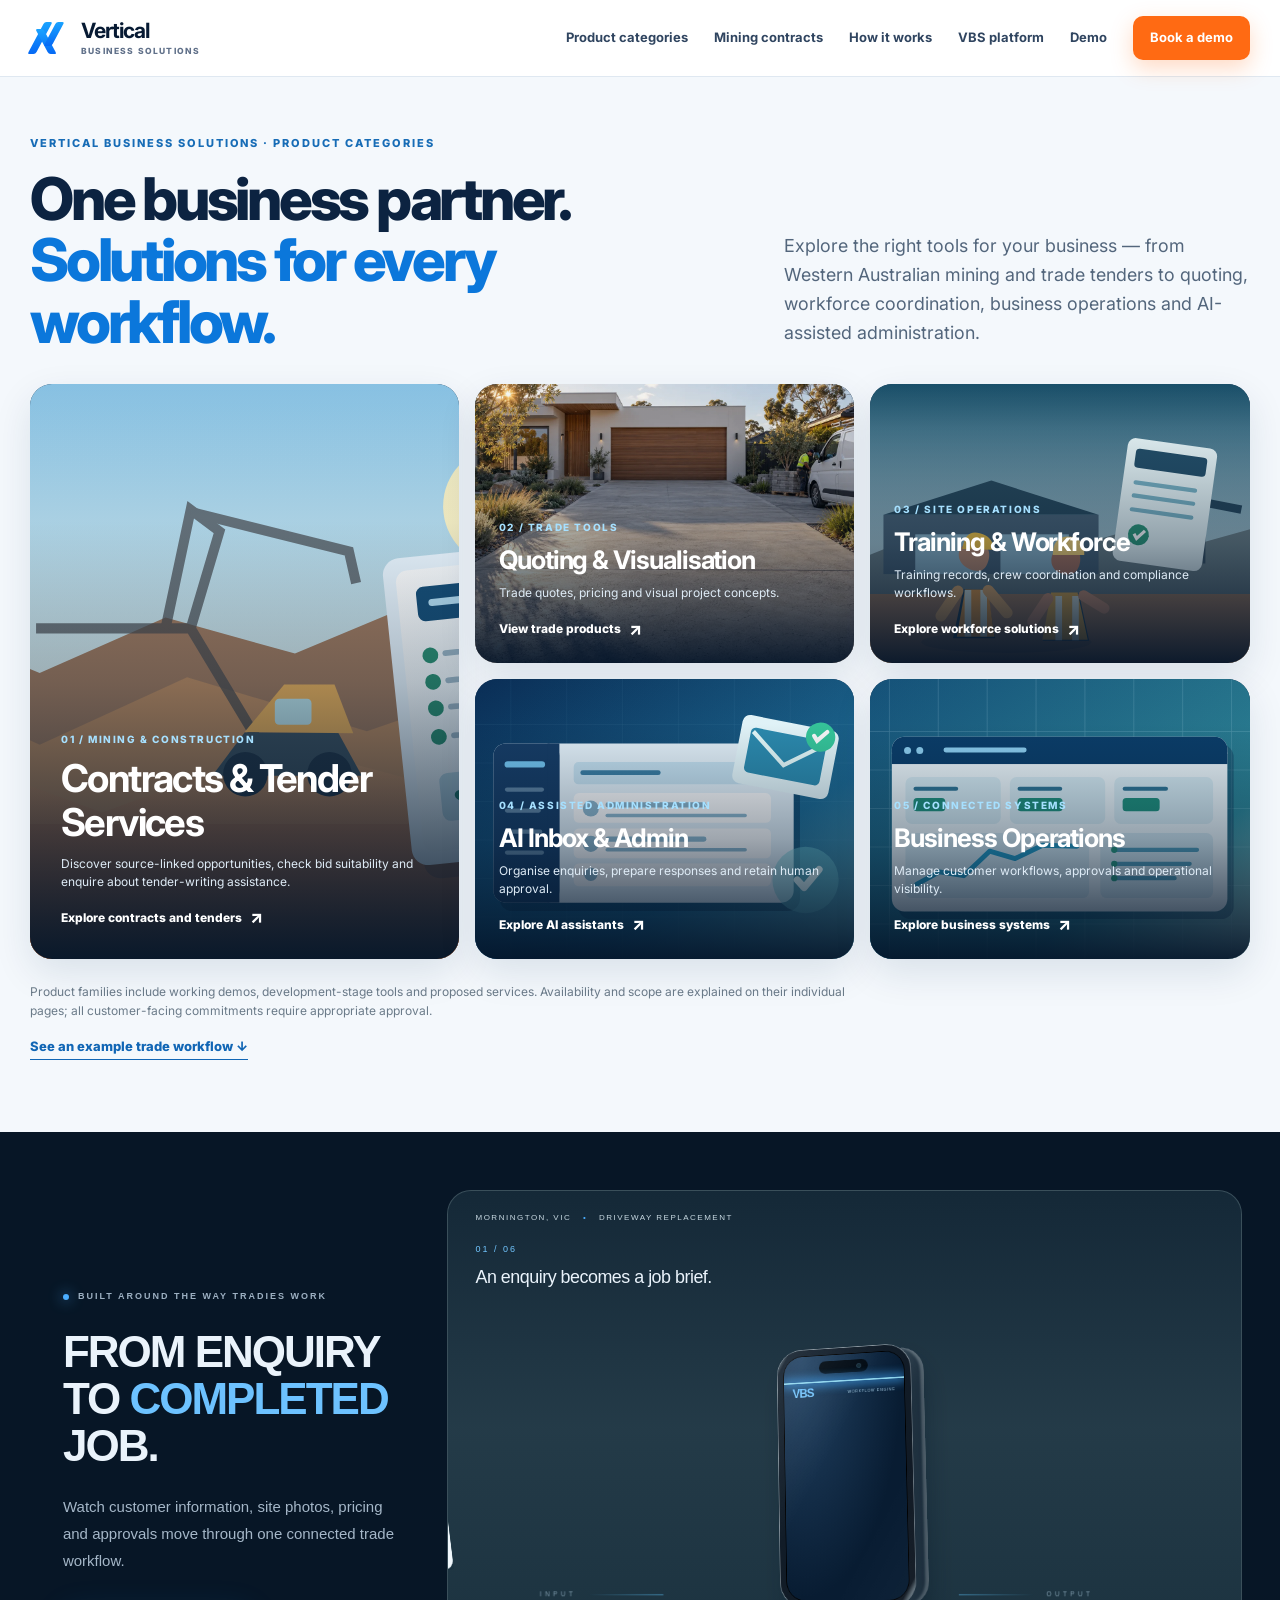
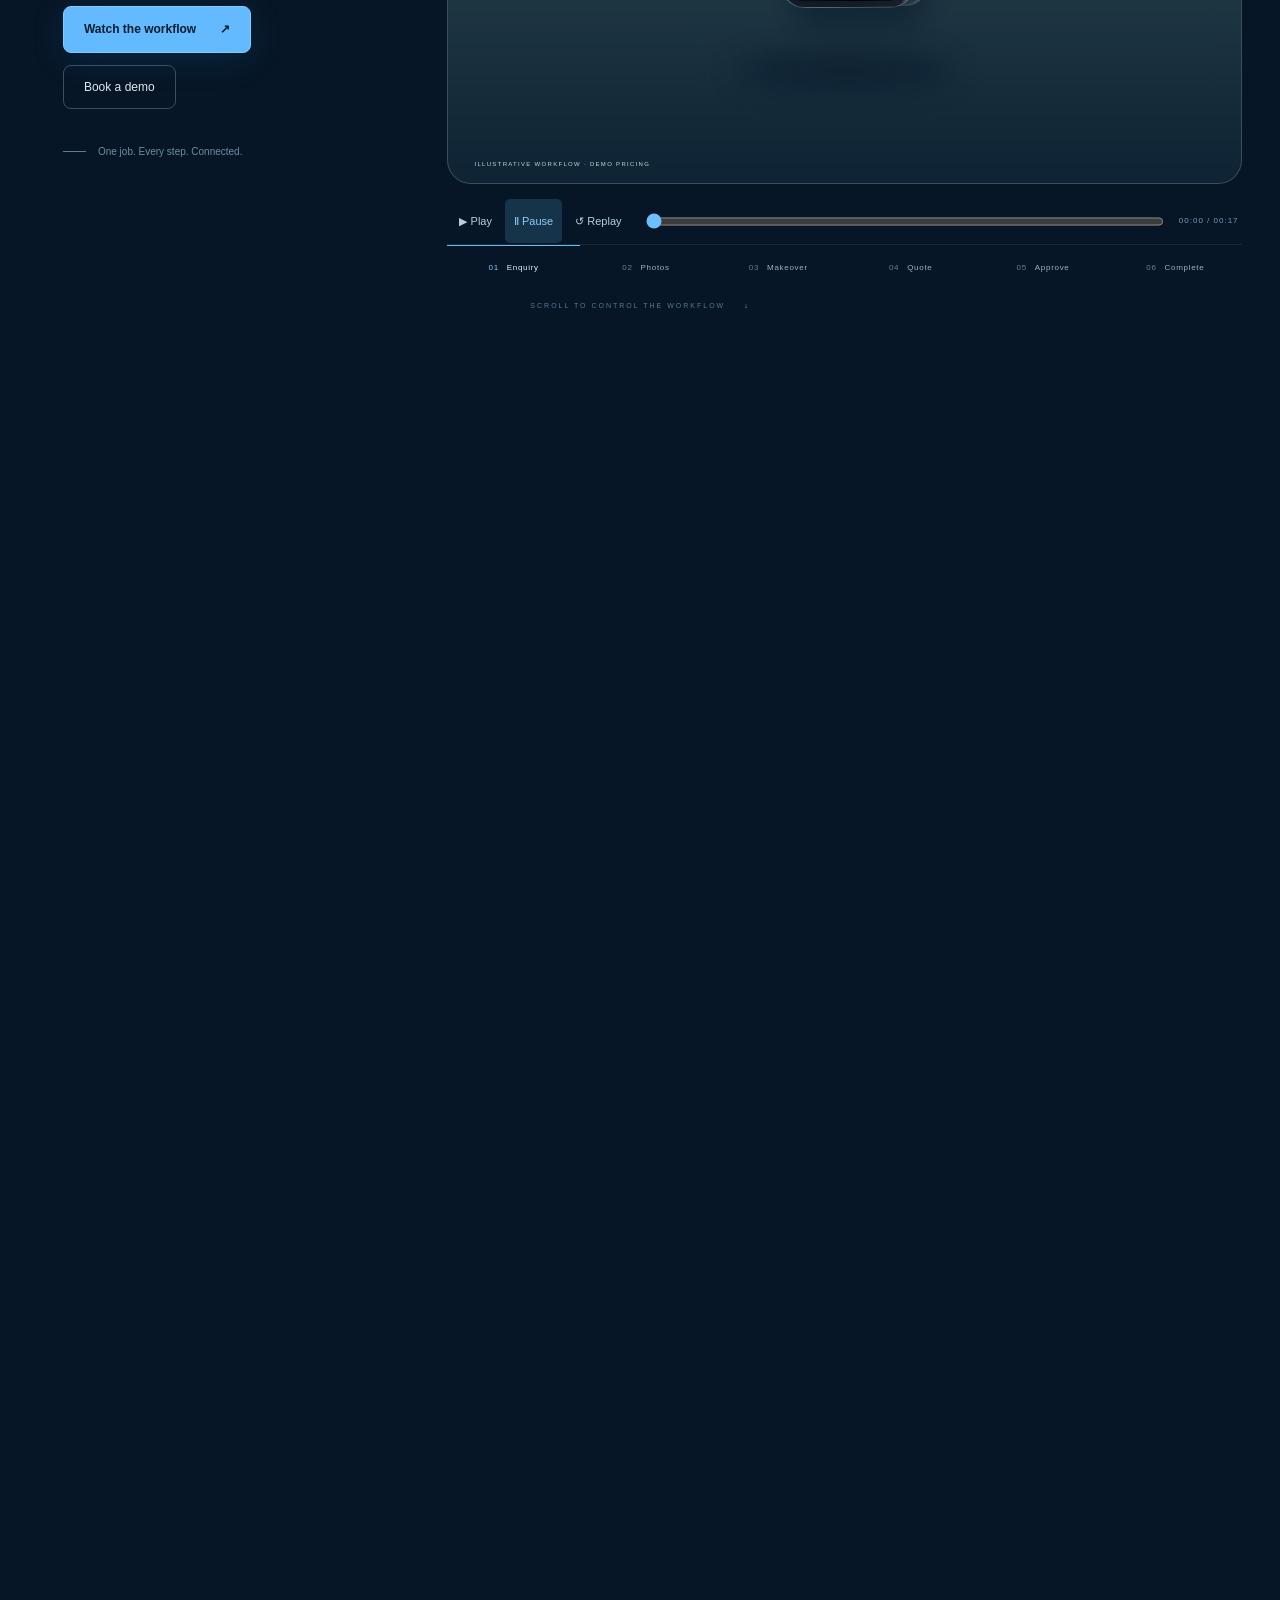
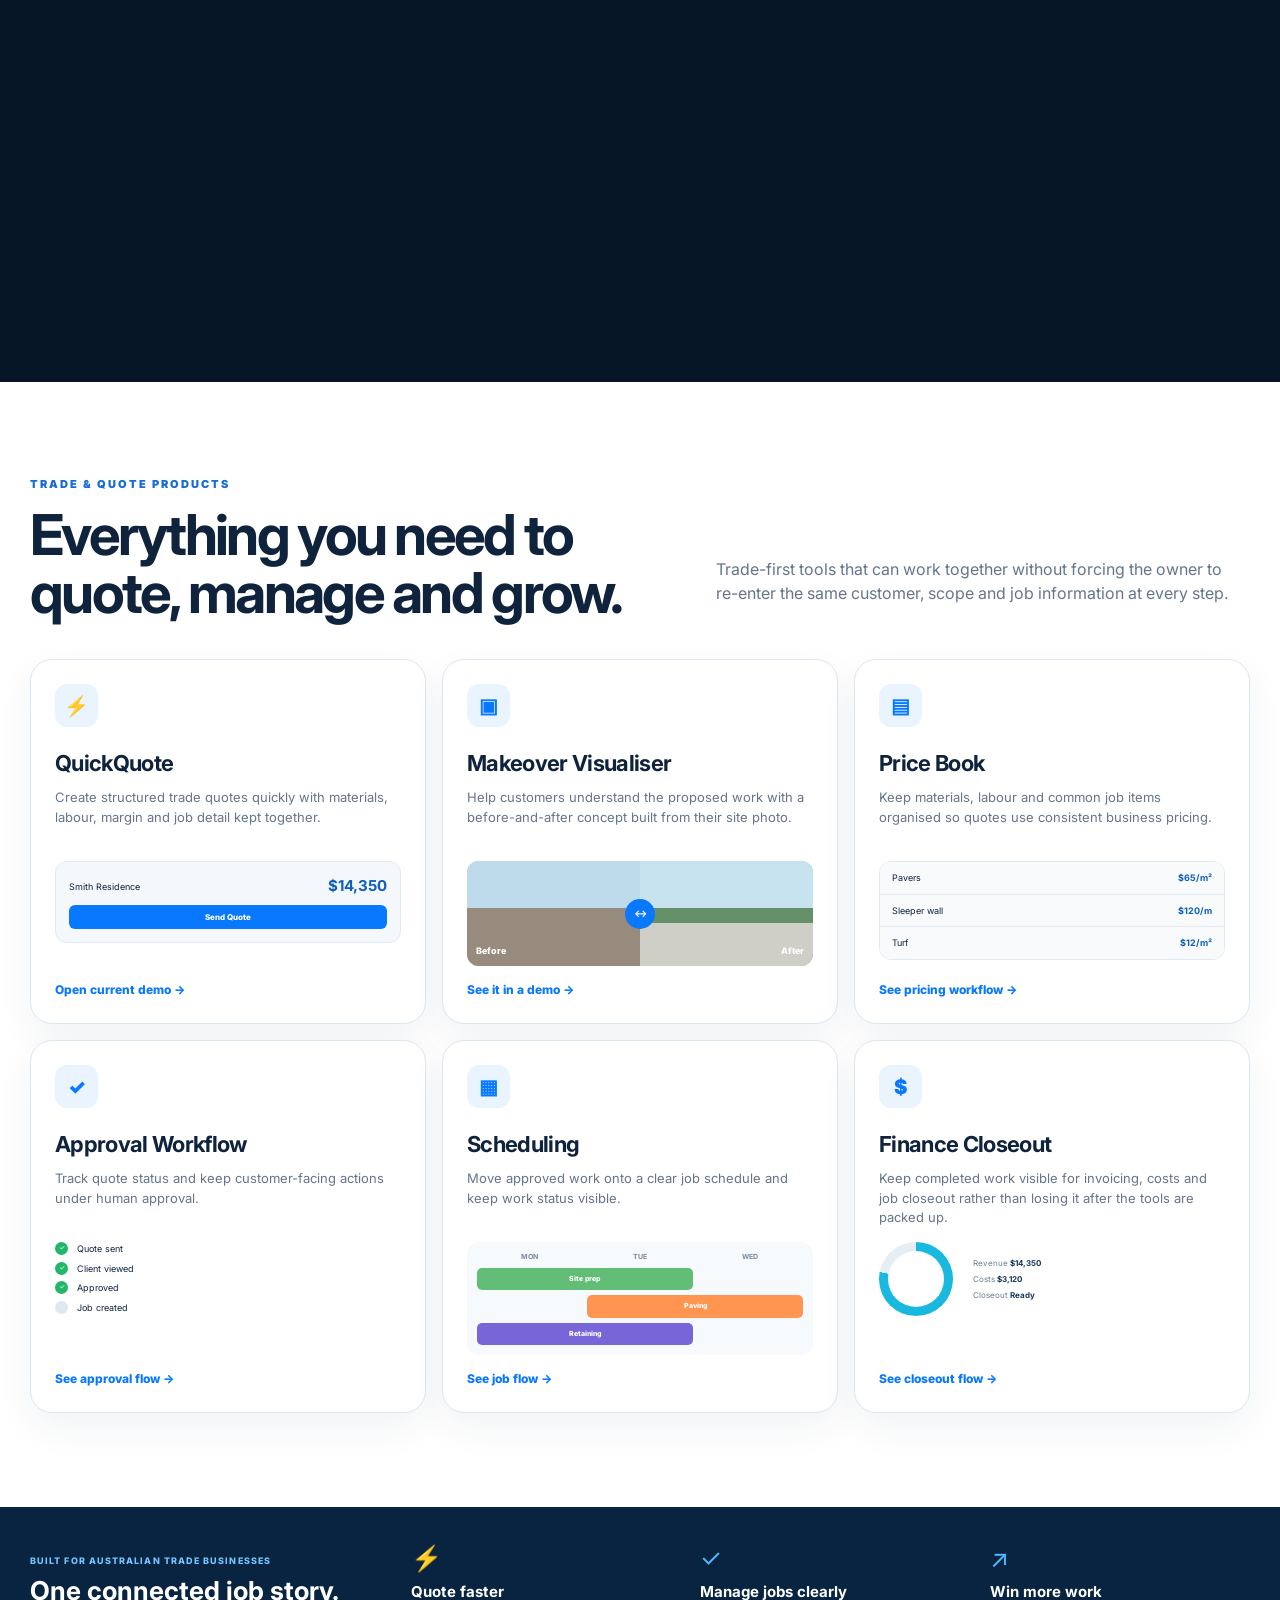
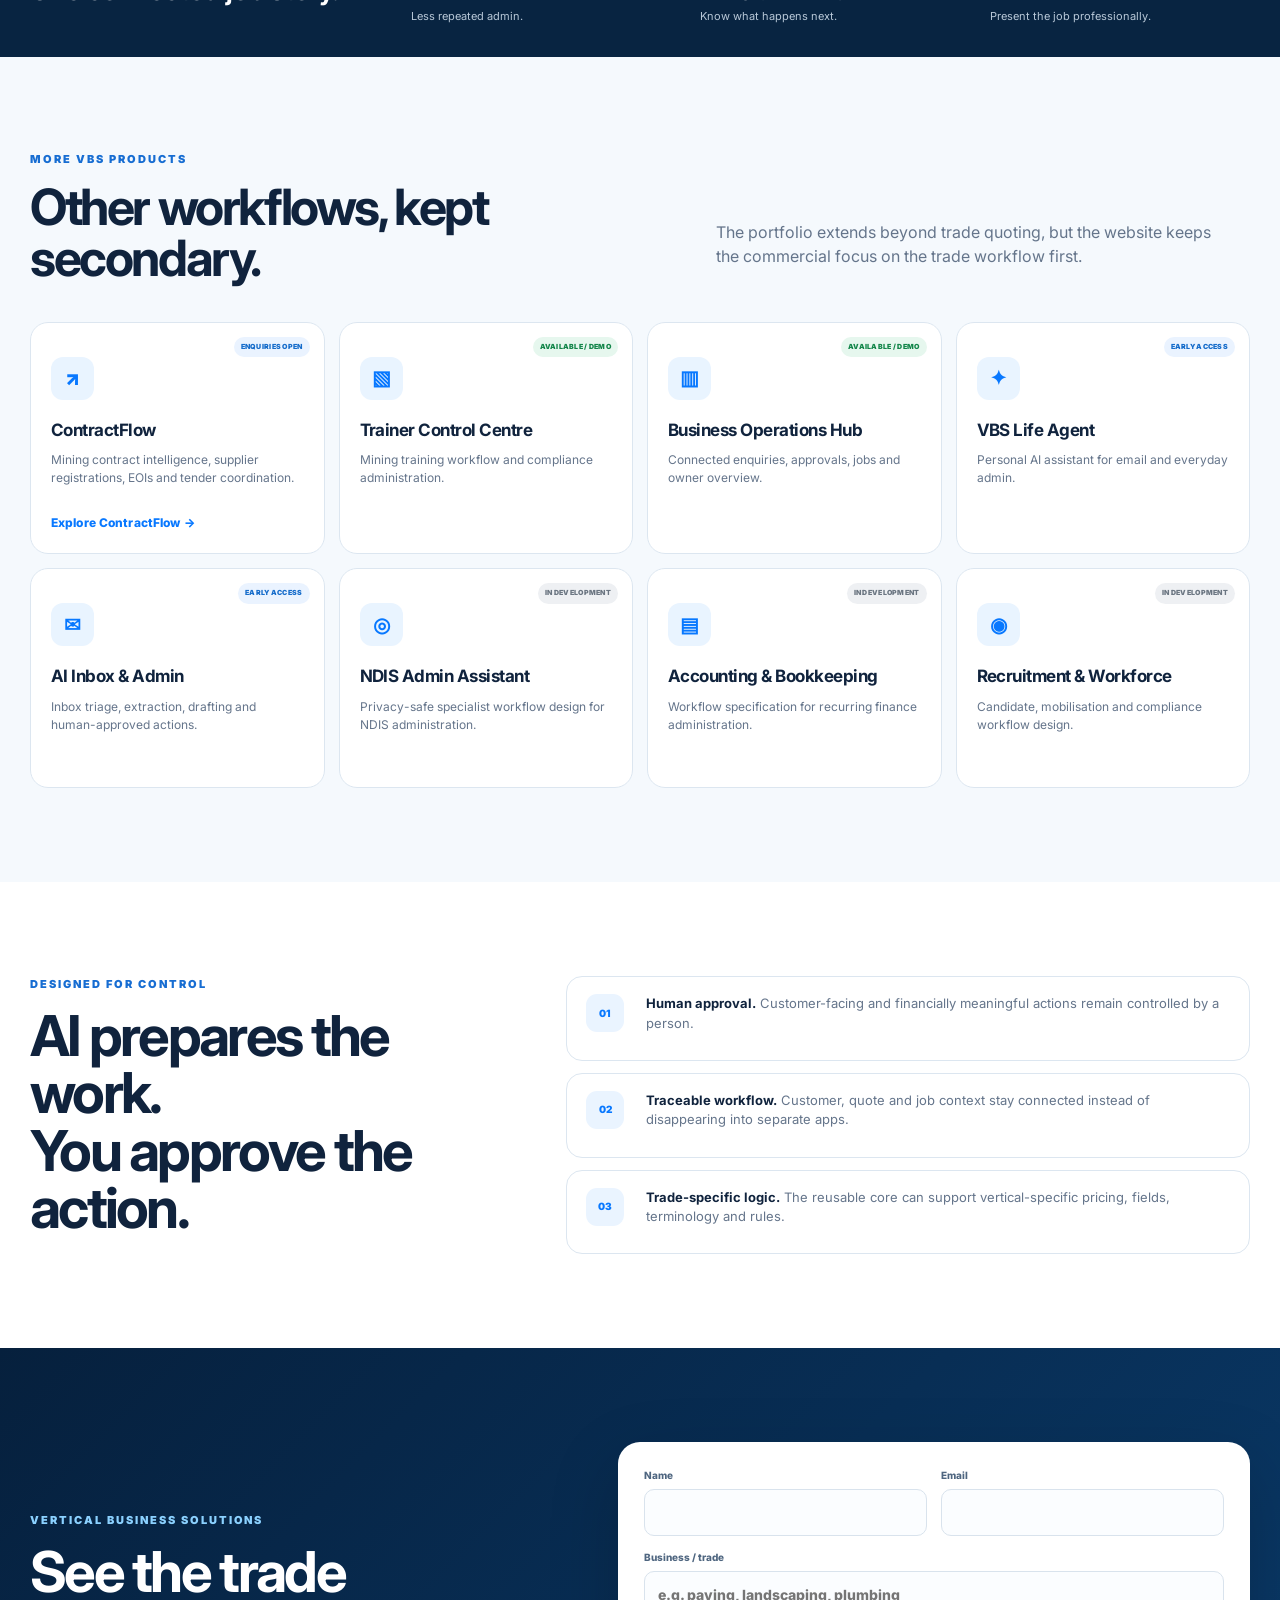
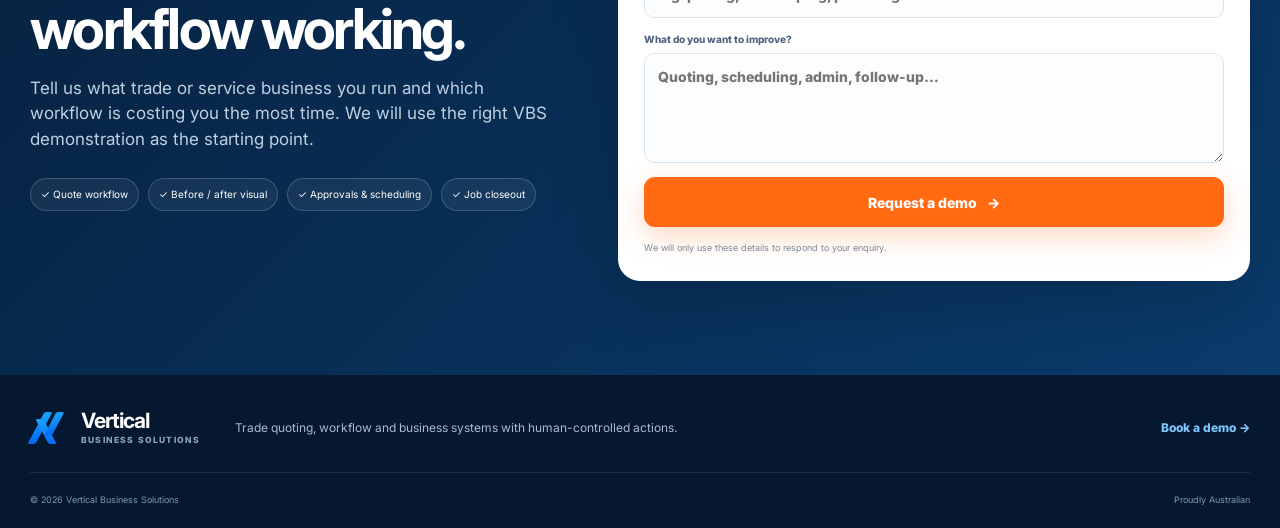
<file: index.html>
<!doctype html>
<html lang="en-AU">
<head>
  <meta charset="utf-8" />
  <meta name="viewport" content="width=device-width, initial-scale=1, viewport-fit=cover" />
  <meta name="theme-color" content="#071a33" />
  <meta name="description" content="Vertical Business Solutions offers product families for mining and trade tenders, quoting, training, workforce coordination, business operations and AI-assisted administration." />
  <title>Vertical Business Solutions | Products for Trades & Business Operations</title>
  <link rel="preconnect" href="https://fonts.googleapis.com" />
  <link rel="preconnect" href="https://fonts.gstatic.com" crossorigin />
  <link href="https://fonts.googleapis.com/css2?family=Inter:wght@400;500;600;700;800;900&display=swap" rel="stylesheet" />
  <link rel="stylesheet" href="styles.css" />
  <link rel="stylesheet" href="assets/hero/hero.css" />
  <link rel="stylesheet" href="assets/category-hero/categories.css" />
</head>
<body>
  <header class="site-header">
    <div class="wrap nav-wrap">
      <a class="brand" href="#top" aria-label="Vertical Business Solutions home">
        <span class="brand-mark" aria-hidden="true"><span></span><span></span></span>
        <span class="brand-copy"><strong>Vertical</strong><small>Business Solutions</small></span>
      </a>
      <button class="menu-button" type="button" aria-expanded="false" aria-controls="site-nav"><span></span><span></span><span></span><b class="sr-only">Menu</b></button>
      <nav id="site-nav" class="site-nav" aria-label="Primary navigation">
        <a href="#categories">Product categories</a>
        <a href="/contractflow/">Mining contracts</a>
        <a href="#workflow">How it works</a>
        <a href="#platform">VBS platform</a>
        <a href="#demo">Demo</a>
        <a class="nav-cta" href="#demo">Book a demo</a>
      </nav>
    </div>
  </header>

  <main id="top">
    <!-- Concept only: category imagery is the primary VBS homepage hero. Existing workflow retained below. -->
    <section class="vbs-category-hero" id="categories" aria-labelledby="vbs-categories-title">
      <div class="wrap">
        <div class="vbs-category-header">
          <div>
            <p class="vbs-category-eyebrow">Vertical Business Solutions · Product categories</p>
            <h1 id="vbs-categories-title">One business partner.<br><em>Solutions for every workflow.</em></h1>
          </div>
          <p class="vbs-category-intro">Explore the right tools for your business — from Western Australian mining and trade tenders to quoting, workforce coordination, business operations and AI-assisted administration.</p>
        </div>
        <div class="vbs-category-grid" aria-label="Explore VBS product categories">
          <a class="vbs-category-card vbs-category-card--feature" href="/contractflow/">
            <img class="vbs-category-art" src="assets/category-hero/contracts-mining.svg" alt="" width="1200" height="800" decoding="async" fetchpriority="high">
            <div class="vbs-category-card-copy">
              <span class="vbs-category-card-kicker">01 / Mining &amp; construction</span>
              <h2>Contracts &amp; Tender Services</h2>
              <p>Discover source-linked opportunities, check bid suitability and enquire about tender-writing assistance.</p>
              <span class="vbs-category-card-arrow">Explore contracts and tenders</span>
            </div>
          </a>
          <a class="vbs-category-card" href="#products">
            <img class="vbs-category-art" src="assets/hero/driveway.webp" alt="" width="1536" height="864" decoding="async">
            <div class="vbs-category-card-copy">
              <span class="vbs-category-card-kicker">02 / Trade tools</span>
              <h2>Quoting &amp; Visualisation</h2>
              <p>Trade quotes, pricing and visual project concepts.</p>
              <span class="vbs-category-card-arrow">View trade products</span>
            </div>
          </a>
          <a class="vbs-category-card" href="#platform">
            <img class="vbs-category-art" src="assets/category-hero/training-workforce.svg" alt="" width="1200" height="800" decoding="async">
            <div class="vbs-category-card-copy">
              <span class="vbs-category-card-kicker">03 / Site operations</span>
              <h2>Training &amp; Workforce</h2>
              <p>Training records, crew coordination and compliance workflows.</p>
              <span class="vbs-category-card-arrow">Explore workforce solutions</span>
            </div>
          </a>
          <a class="vbs-category-card" href="#platform">
            <img class="vbs-category-art" src="assets/category-hero/ai-inbox.svg" alt="" width="1200" height="800" decoding="async">
            <div class="vbs-category-card-copy">
              <span class="vbs-category-card-kicker">04 / Assisted administration</span>
              <h2>AI Inbox &amp; Admin</h2>
              <p>Organise enquiries, prepare responses and retain human approval.</p>
              <span class="vbs-category-card-arrow">Explore AI assistants</span>
            </div>
          </a>
          <a class="vbs-category-card" href="#platform">
            <img class="vbs-category-art" src="assets/category-hero/business-operations.svg" alt="" width="1200" height="800" decoding="async">
            <div class="vbs-category-card-copy">
              <span class="vbs-category-card-kicker">05 / Connected systems</span>
              <h2>Business Operations</h2>
              <p>Manage customer workflows, approvals and operational visibility.</p>
              <span class="vbs-category-card-arrow">Explore business systems</span>
            </div>
          </a>
        </div>
        <p class="vbs-category-footnote">Product families include working demos, development-stage tools and proposed services. Availability and scope are explained on their individual pages; all customer-facing commitments require appropriate approval.</p>
        <a class="vbs-category-jump" href="#workflow">See an example trade workflow ↓</a>
      </div>
    </section>
    <section class="vbs-hero vbs-scroll-track vbs-static" id="workflow" aria-labelledby="vbs-hero-title">
 <div class="vbs-sticky-hero">
  <div class="vbs-hero-layout">
   <div class="vbs-hero-copy">
    <p class="vbs-eyebrow"><span></span> BUILT AROUND THE WAY TRADIES WORK</p>
    <h2 id="vbs-hero-title">FROM ENQUIRY<br> TO <em>COMPLETED</em><br> JOB.</h2>
    <p class="vbs-intro">Watch customer information, site photos, pricing and approvals move through one connected trade workflow.</p>
    <div class="vbs-hero-actions"><button type="button" id="vbs-watch" class="vbs-primary" disabled>Watch the workflow <span>↗</span></button><a id="vbs-hero-demo" class="vbs-secondary" href="#demo">Book a demo</a></div>
    <div class="vbs-copy-footer"><span class="vbs-small-line"></span><span>One job. Every step. Connected.</span></div>
   </div>
   <div class="vbs-visual-column">
    <div class="vbs-scene" id="vbs-scene" aria-label="Animated trade workflow in one persistent residential driveway scene">
     <picture class="vbs-background"><source media="(max-width: 700px)" srcset="assets/hero/driveway-mobile.webp"><img src="assets/hero/driveway.webp" alt="Modern Australian house, driveway, landscaping and a VBS trade van in warm sunlight" fetchpriority="high" width="1536" height="864" decoding="async"></picture>
     <div class="vbs-scene-shade"></div>
     <svg class="vbs-finished-driveway" viewBox="0 0 1536 864" preserveAspectRatio="xMidYMid slice" aria-hidden="true"><defs><pattern id="vbs-finished-pavers" width="48" height="25" patternUnits="userSpaceOnUse" patternTransform="skewX(-16)"><rect width="48" height="25" fill="#aaafa9"/><path d="M0 0H48V25H0Z M24 0V12.5M0 12.5H48M12 12.5V25M36 12.5V25" fill="none" stroke="#707a78" stroke-width="1.6"/></pattern></defs><path id="vbs-driveway-finish" fill="url(#vbs-finished-pavers)" d="M592 299L960 299L1780 864L-220 864Z"/><path id="vbs-finish-edge" fill="none" stroke="#c5c9c1" stroke-width="8" d="M592 299L-220 864M960 299L1780 864"/></svg>
     <div class="vbs-location-label">MORNINGTON, VIC <span>•</span> DRIVEWAY REPLACEMENT</div>
     <div class="vbs-scene-heading"><span id="vbs-stage-number">01 / 06</span><strong id="vbs-stage-title">An enquiry becomes a job brief.</strong></div>
     <div class="vbs-world" id="vbs-world" aria-hidden="true">
      <div class="vbs-flow-guide vbs-guide-in"><span>INPUT</span><i></i></div><div class="vbs-flow-guide vbs-guide-out"><i></i><span>OUTPUT</span></div>
      <div class="vbs-beam vbs-beam-in"></div><div class="vbs-beam vbs-beam-out"></div>
      <div class="vbs-ground-shadow"></div>
      <div class="vbs-phone vbs-object" id="vbs-phone">
       <div class="vbs-phone-side"></div><div class="vbs-phone-shell"><div class="vbs-phone-gloss"></div><div class="vbs-phone-screen">
        <div class="vbs-phone-island"></div><div class="vbs-screen-brand"><span>VBS</span><i>WORKFLOW ENGINE</i></div>
        <div class="vbs-screen-pane" id="vbs-screen-enquiry"><small>ENQUIRY INTAKE</small><h3>Job brief</h3><div class="vbs-data-row">Sarah Thompson</div><div class="vbs-data-row">Mornington VIC</div><div class="vbs-data-row">Driveway replacement</div><div class="vbs-data-row"><b>42 m²</b><span>3 photos</span></div><div class="vbs-screen-status">Ready for quote →</div></div>
        <div class="vbs-screen-pane" id="vbs-screen-photos"><small>SITE ASSESSMENT</small><h3>Read the site.</h3><div class="vbs-screen-photo"><div class="vbs-photo-grid"></div><div class="vbs-screen-scan"></div><span class="vbs-measure">42 m²</span></div><div class="vbs-data-row">Surface identified</div><div class="vbs-data-row">Edges mapped ✓</div></div>
        <div class="vbs-screen-pane" id="vbs-screen-makeover"><small>MAKEOVER VISUALISER</small><h3>See the finish.</h3><div class="vbs-mini-tile-grid"></div><div class="vbs-screen-status">Customer visual ready</div></div>
        <div class="vbs-screen-pane" id="vbs-screen-quote"><small>PRICE BOOK → QUOTE</small><h3>Every part priced.</h3><div class="vbs-quote-line">Pavers <b>$6,120</b></div><div class="vbs-quote-line">Bedding sand <b>$680</b></div><div class="vbs-quote-line">Roadbase <b>$1,950</b></div><div class="vbs-quote-line">Edging <b>$1,200</b></div><div class="vbs-quote-line">Labour <b>$3,200</b></div><div class="vbs-quote-line">Equipment <b>$1,200</b></div><div class="vbs-screen-total">$14,350</div><small class="vbs-demo-values">DEMO VALUES ONLY</small></div>
        <div class="vbs-screen-pane" id="vbs-screen-approval"><small>APPROVAL WORKFLOW</small><h3>Customer review</h3><div class="vbs-approval-total">$14,350</div><div class="vbs-approve-button">APPROVE QUOTE <span>✓</span></div><div class="vbs-tap-ring"></div><div class="vbs-approved-stamp">APPROVED ✓</div><div class="vbs-job-created">JOB CREATED</div></div>
        <div class="vbs-screen-pane" id="vbs-screen-complete"><small>FINANCE CLOSEOUT</small><div class="vbs-complete-check">✓</div><h3>Job complete.</h3><div class="vbs-data-row">Customer approved ✓</div><div class="vbs-data-row">Invoice ready ✓</div><div class="vbs-screen-status">Ready for the next job</div></div>
        <div class="vbs-portal-scan"></div>
       </div></div><div class="vbs-phone-portal"></div>
      </div>
      <article class="vbs-float-card vbs-object vbs-raw" id="vbs-enquiry"><div class="vbs-card-icon">✉</div><small>NEW ENQUIRY</small><h3>Sarah Thompson</h3><p>Mornington, VIC</p><div class="vbs-raw-message">“We’d like to replace<br>our old driveway…”</div><div class="vbs-loose-chips"><span>42 m² driveway</span><span>3 site photos ↗</span></div></article>
      <div class="vbs-chip vbs-object vbs-loose" id="vbs-chip-name">Sarah Thompson</div><div class="vbs-chip vbs-object vbs-loose" id="vbs-chip-area">42 m²</div><div class="vbs-chip vbs-object vbs-loose" id="vbs-chip-location">Mornington VIC</div>
      <article class="vbs-float-card vbs-object" id="vbs-brief"><small>STRUCTURED JOB BRIEF</small><h3>Driveway replacement</h3><dl><dt>CUSTOMER</dt><dd>Sarah Thompson</dd><dt>AREA / LOCATION</dt><dd>42 m² · Mornington VIC</dd></dl><div class="vbs-card-status">Ready for quote →</div></article>
      <div class="vbs-site-photo vbs-object" id="vbs-photo1"><div class="vbs-photo-surface"></div><span>01 / EXISTING DRIVEWAY</span></div><div class="vbs-site-photo vbs-object" id="vbs-photo2"><div class="vbs-photo-surface vbs-crop2"></div><span>02 / ACCESS & EDGES</span></div><div class="vbs-site-photo vbs-object" id="vbs-photo3"><div class="vbs-photo-surface vbs-crop3"></div><span>03 / SITE DETAIL</span></div>
      <article class="vbs-float-card vbs-object vbs-compact" id="vbs-assessment"><small>SITE ASSESSMENT</small><h3>42 m² mapped.</h3><p>Surface · edges · access</p><div class="vbs-card-status">Ready to visualise →</div></article>
      <div class="vbs-site-model vbs-object" id="vbs-model">
       <div class="vbs-model-caption"><span>EXISTING SURFACE</span><b id="vbs-model-label">→ PROPOSED FINISH</b></div>
       <div class="vbs-model-stack"><div class="vbs-material-plane vbs-base-plane" id="vbs-base-plane"></div><div class="vbs-material-plane vbs-sand-plane" id="vbs-sand-plane"></div><div class="vbs-material-plane vbs-old-plane" id="vbs-old-plane"><div class="vbs-old-grid"></div></div><div class="vbs-material-plane vbs-paver-plane" id="vbs-paver-plane"></div><div class="vbs-material-plane vbs-edging-plane" id="vbs-edging-plane"></div><div class="vbs-scan-plane" id="vbs-scan-plane"></div><div class="vbs-fragments" id="vbs-fragments"></div></div>
       <div class="vbs-compare-label"><span>BEFORE</span><i></i><span>PROPOSED</span></div>
      </div>
      <article class="vbs-float-card vbs-object vbs-compact" id="vbs-concept"><small>VISUAL CONCEPT</small><h3>Before → proposed.</h3><div class="vbs-concept-swatch"></div><div class="vbs-card-status">Customer visual ready →</div></article>
      <div class="vbs-material-tag vbs-object" id="vbs-tag-pavers"><span>01</span><div>PAVERS<small>60 m²</small></div><b>$6,120</b></div><div class="vbs-material-tag vbs-object" id="vbs-tag-sand"><span>02</span><div>BEDDING SAND<small>4.5 m³</small></div><b>$680</b></div><div class="vbs-material-tag vbs-object" id="vbs-tag-base"><span>03</span><div>ROADBASE<small>6 m³</small></div><b>$1,950</b></div><div class="vbs-material-tag vbs-object" id="vbs-tag-edging"><span>04</span><div>EDGING<small>45 m</small></div><b>$1,200</b></div><div class="vbs-material-tag vbs-object" id="vbs-tag-labour"><span>05</span><div>LABOUR<small>32 hrs</small></div><b>$3,200</b></div><div class="vbs-material-tag vbs-object" id="vbs-tag-equipment"><span>06</span><div>EQUIPMENT<small>2 days</small></div><b>$1,200</b></div>
      <div class="vbs-worker-icon vbs-object" id="vbs-worker-icon"><svg viewBox="0 0 90 110"><path d="M29 29Q27 7 45 7T61 29" fill="#f0ad51"/><circle cx="45" cy="37" r="14" fill="#d1b39c"/><path d="M18 86V62L35 53H55L72 62V86Z" fill="#fbac39"/><path d="M30 56V86M59 56V86" stroke="#f0f8ee" stroke-width="7"/><path d="M32 87V109M58 87V109" stroke="#233f52" stroke-width="13"/></svg></div>
      <div class="vbs-equipment-icon vbs-object" id="vbs-equipment-icon"><svg viewBox="0 0 100 90"><path d="M21 17L48 5 63 36" fill="none" stroke="#c8d5d7" stroke-width="7"/><path d="M22 37H74L85 66H15Z" fill="#e8a252"/><path d="M10 71H88L94 82H8Z" fill="#718594"/><rect x="37" y="25" width="25" height="22" rx="4" fill="#1d3b50"/></svg></div>
      <article class="vbs-float-card vbs-object vbs-quote-card" id="vbs-quote"><div class="vbs-quote-brand">VBS <span>QUICKQUOTE</span></div><small>TRADE QUOTE / DEMONSTRATION</small><h3>Driveway replacement</h3><p>Prepared for Sarah Thompson</p><div class="vbs-quote-amount">$14,350<small>AUD · DEMO TOTAL</small></div><div class="vbs-quote-cta">VIEW / APPROVE QUOTE ↗</div></article>
      <article class="vbs-float-card vbs-object vbs-job-card" id="vbs-job"><small>JOB CREATED ✓</small><h3>Driveway installation</h3><p>Sarah Thompson · Crew A</p><div class="vbs-card-status">Ready to schedule →</div></article>
      <div class="vbs-calendar vbs-object" id="vbs-calendar"><small>SCHEDULING</small><header><b>TUESDAY</b><span>CREW A</span></header><div class="vbs-calendar-lines"><span>07:00</span><i></i><span>08:00</span><i></i><span>09:00</span><i></i></div><div class="vbs-calendar-slot"><b>Driveway installation</b><span>Sarah Thompson · Crew A</span><strong>SCHEDULED ✓</strong></div></div>
      <div class="vbs-job-progress vbs-object" id="vbs-job-progress"><small>ON SITE → COMPLETE</small><div class="vbs-progress-line"><i></i></div><div class="vbs-progress-steps"><span>Site prep</span><span>Base</span><span>Paving</span><span>Finishing</span><span>Complete</span></div></div>
      <div class="vbs-outcome vbs-object" id="vbs-outcome-invoice"><span>✓</span><div>Invoice ready<small>FINANCE CLOSEOUT</small></div></div><div class="vbs-outcome vbs-object" id="vbs-outcome-customer"><span>✓</span><div>Customer approved<small>JOB CLOSED</small></div></div><div class="vbs-outcome vbs-object" id="vbs-outcome-revenue"><span>↗</span><div>Revenue / margin<small>READY FOR NEXT JOB</small></div></div>
      <div class="vbs-particles" id="vbs-particles"></div>
     </div>
     <div class="vbs-finish-message"><small>FROM ENQUIRY TO COMPLETED JOB.</small><strong>ONE CONNECTED WORKFLOW.</strong><a id="vbs-products-cta" href="#products">See the trade products ↗</a></div>
     <div class="vbs-scene-note">ILLUSTRATIVE WORKFLOW · DEMO PRICING</div>
     <div class="vbs-reduced-summary"><b>One connected workflow.</b><p>Enquiry → Visual → Quote → Approved Job → Complete</p></div>
    </div>
    <div class="vbs-controls"><div class="vbs-transport"><button type="button" id="vbs-play" aria-label="Play workflow" disabled>▶ <span>Play</span></button><button type="button" id="vbs-pause" aria-label="Pause workflow" disabled>Ⅱ <span>Pause</span></button><button type="button" id="vbs-replay" aria-label="Replay workflow" disabled>↺ <span>Replay</span></button></div><label class="vbs-scrubber-label"><span class="vbs-sr-only">Workflow progress in seconds</span><input id="vbs-scrubber" type="range" min="0" max="17" step="0.01" value="0" aria-label="Workflow progress in seconds" disabled></label><output id="vbs-time">00:00 / 00:17</output></div>
    <ol class="vbs-stage-nav" aria-label="Jump to a workflow stage"><li><button type="button" data-time="0" disabled>01 <span>Enquiry</span></button></li><li><button type="button" data-time="2.5" disabled>02 <span>Photos</span></button></li><li><button type="button" data-time="5" disabled>03 <span>Makeover</span></button></li><li><button type="button" data-time="8" disabled>04 <span>Quote</span></button></li><li><button type="button" data-time="11" disabled>05 <span>Approve</span></button></li><li><button type="button" data-time="13.5" disabled>06 <span>Complete</span></button></li></ol>
   </div>
  </div><div class="vbs-scroll-hint">SCROLL TO CONTROL THE WORKFLOW <span>↓</span></div>
 </div>
<div class="vbs-sr-only" id="vbs-stage-announcement" role="status" aria-live="polite"></div>
</section>

    <section id="products" class="section products-section">
      <div class="wrap">
        <div class="section-heading reveal">
          <div>
            <p class="eyebrow blue">Trade &amp; Quote Products</p>
            <h2>Everything you need to quote, manage and grow.</h2>
          </div>
          <p>Trade-first tools that can work together without forcing the owner to re-enter the same customer, scope and job information at every step.</p>
        </div>

        <div class="product-grid">
          <article class="product-card reveal">
            <div class="product-icon">⚡</div><h3>QuickQuote</h3><p>Create structured trade quotes quickly with materials, labour, margin and job detail kept together.</p>
            <div class="mini-quote"><span>Smith Residence</span><b>$14,350</b><i>Send Quote</i></div>
            <a href="https://quickquote-paving-hardscapes.netlify.app" target="_blank" rel="noopener">Open current demo →</a>
          </article>
          <article class="product-card reveal">
            <div class="product-icon">▣</div><h3>Makeover Visualiser</h3><p>Help customers understand the proposed work with a before-and-after concept built from their site photo.</p>
            <div class="mini-before-after"><span>Before</span><span>After</span><b>↔</b></div>
            <a href="#demo">See it in a demo →</a>
          </article>
          <article class="product-card reveal">
            <div class="product-icon">▤</div><h3>Price Book</h3><p>Keep materials, labour and common job items organised so quotes use consistent business pricing.</p>
            <div class="mini-price"><span>Pavers <b>$65/m²</b></span><span>Sleeper wall <b>$120/m</b></span><span>Turf <b>$12/m²</b></span></div>
            <a href="#demo">See pricing workflow →</a>
          </article>
          <article class="product-card reveal">
            <div class="product-icon">✓</div><h3>Approval Workflow</h3><p>Track quote status and keep customer-facing actions under human approval.</p>
            <div class="mini-status"><span class="done">Quote sent</span><span class="done">Client viewed</span><span class="done">Approved</span><span>Job created</span></div>
            <a href="#demo">See approval flow →</a>
          </article>
          <article class="product-card reveal">
            <div class="product-icon">▦</div><h3>Scheduling</h3><p>Move approved work onto a clear job schedule and keep work status visible.</p>
            <div class="mini-calendar"><b>MON</b><b>TUE</b><b>WED</b><span class="green">Site prep</span><span class="orange">Paving</span><span class="purple">Retaining</span></div>
            <a href="#demo">See job flow →</a>
          </article>
          <article class="product-card reveal">
            <div class="product-icon">$</div><h3>Finance Closeout</h3><p>Keep completed work visible for invoicing, costs and job closeout rather than losing it after the tools are packed up.</p>
            <div class="mini-profit"><div>78%</div><span>Revenue <b>$14,350</b><br>Costs <b>$3,120</b><br>Closeout <b>Ready</b></span></div>
            <a href="#demo">See closeout flow →</a>
          </article>
        </div>
      </div>
    </section>

    <section class="results-band">
      <div class="wrap results-grid">
        <div><small>BUILT FOR AUSTRALIAN TRADE BUSINESSES</small><strong>One connected job story.</strong></div>
        <div><span>⚡</span><b>Quote faster</b><small>Less repeated admin.</small></div>
        <div><span>✓</span><b>Manage jobs clearly</b><small>Know what happens next.</small></div>
        <div><span>↗</span><b>Win more work</b><small>Present the job professionally.</small></div>
      </div>
    </section>

    <section id="platform" class="section platform-section">
      <div class="wrap">
        <div class="section-heading compact reveal">
          <div><p class="eyebrow blue">More VBS products</p><h2>Other workflows, kept secondary.</h2></div>
          <p>The portfolio extends beyond trade quoting, but the website keeps the commercial focus on the trade workflow first.</p>
        </div>
        <div class="platform-grid">
          <article><span class="status early">Enquiries open</span><div class="platform-icon">↗</div><h3>ContractFlow</h3><p>Mining contract intelligence, supplier registrations, EOIs and tender coordination.</p><a class="cf-platform-link" href="/contractflow/">Explore ContractFlow →</a></article>
          <article><span class="status available">Available / Demo</span><div class="platform-icon">▧</div><h3>Trainer Control Centre</h3><p>Mining training workflow and compliance administration.</p></article>
          <article><span class="status available">Available / Demo</span><div class="platform-icon">▥</div><h3>Business Operations Hub</h3><p>Connected enquiries, approvals, jobs and owner overview.</p></article>
          <article><span class="status early">Early Access</span><div class="platform-icon">✦</div><h3>VBS Life Agent</h3><p>Personal AI assistant for email and everyday admin.</p></article>
          <article><span class="status early">Early Access</span><div class="platform-icon">✉</div><h3>AI Inbox &amp; Admin</h3><p>Inbox triage, extraction, drafting and human-approved actions.</p></article>
          <article><span class="status dev">In Development</span><div class="platform-icon">◎</div><h3>NDIS Admin Assistant</h3><p>Privacy-safe specialist workflow design for NDIS administration.</p></article>
          <article><span class="status dev">In Development</span><div class="platform-icon">▤</div><h3>Accounting &amp; Bookkeeping</h3><p>Workflow specification for recurring finance administration.</p></article>
          <article><span class="status dev">In Development</span><div class="platform-icon">◉</div><h3>Recruitment &amp; Workforce</h3><p>Candidate, mobilisation and compliance workflow design.</p></article>
        </div>
      </div>
    </section>

    <section class="section trust-section">
      <div class="wrap trust-grid">
        <div class="reveal">
          <p class="eyebrow blue">Designed for control</p>
          <h2>AI prepares the work.<br>You approve the action.</h2>
        </div>
        <div class="trust-list reveal">
          <div><span>01</span><p><b>Human approval.</b> Customer-facing and financially meaningful actions remain controlled by a person.</p></div>
          <div><span>02</span><p><b>Traceable workflow.</b> Customer, quote and job context stay connected instead of disappearing into separate apps.</p></div>
          <div><span>03</span><p><b>Trade-specific logic.</b> The reusable core can support vertical-specific pricing, fields, terminology and rules.</p></div>
        </div>
      </div>
    </section>

    <section id="demo" class="section demo-section">
      <div class="wrap demo-card">
        <div class="demo-copy">
          <p class="eyebrow">Vertical Business Solutions</p>
          <h2>See the trade workflow working.</h2>
          <p>Tell us what trade or service business you run and which workflow is costing you the most time. We will use the right VBS demonstration as the starting point.</p>
          <div class="demo-points"><span>✓ Quote workflow</span><span>✓ Before / after visual</span><span>✓ Approvals &amp; scheduling</span><span>✓ Job closeout</span></div>
        </div>
        <form class="demo-form" name="demo-request" method="POST" data-netlify="true" netlify-honeypot="bot-field" action="/?submitted=true#demo">
          <input type="hidden" name="form-name" value="demo-request" />
          <p class="hidden-field"><label>Do not fill this out: <input name="bot-field" /></label></p>
          <div id="form-success" class="form-success" role="status" hidden>Thanks — your demo request has been received.</div>
          <label>Name<input required name="name" autocomplete="name" /></label>
          <label>Email<input required type="email" name="email" autocomplete="email" /></label>
          <label>Business / trade<input name="business" autocomplete="organization" placeholder="e.g. paving, landscaping, plumbing" /></label>
          <label>What do you want to improve?<textarea name="message" rows="4" placeholder="Quoting, scheduling, admin, follow-up…"></textarea></label>
          <button class="button primary wide" type="submit">Request a demo <span>→</span></button>
          <small>We will only use these details to respond to your enquiry.</small>
        </form>
      </div>
    </section>
  </main>

  <footer>
    <div class="wrap footer-top">
      <a class="brand footer-brand" href="#top">
        <span class="brand-mark" aria-hidden="true"><span></span><span></span></span>
        <span class="brand-copy"><strong>Vertical</strong><small>Business Solutions</small></span>
      </a>
      <p>Trade quoting, workflow and business systems with human-controlled actions.</p>
      <a class="footer-cta" href="#demo">Book a demo →</a>
    </div>
    <div class="wrap footer-bottom"><span>© <span id="year"></span> Vertical Business Solutions</span><span>Proudly Australian</span></div>
  </footer>

  <script src="script.js" defer></script>
  <script src="assets/hero/gsap.min.js" defer></script>
  <script src="assets/hero/ScrollTrigger.min.js" defer></script>
  <script src="assets/hero/hero.js" defer></script>
  <!-- Netlify Forms enabled for demo-request -->
</body>
</html>
</file>
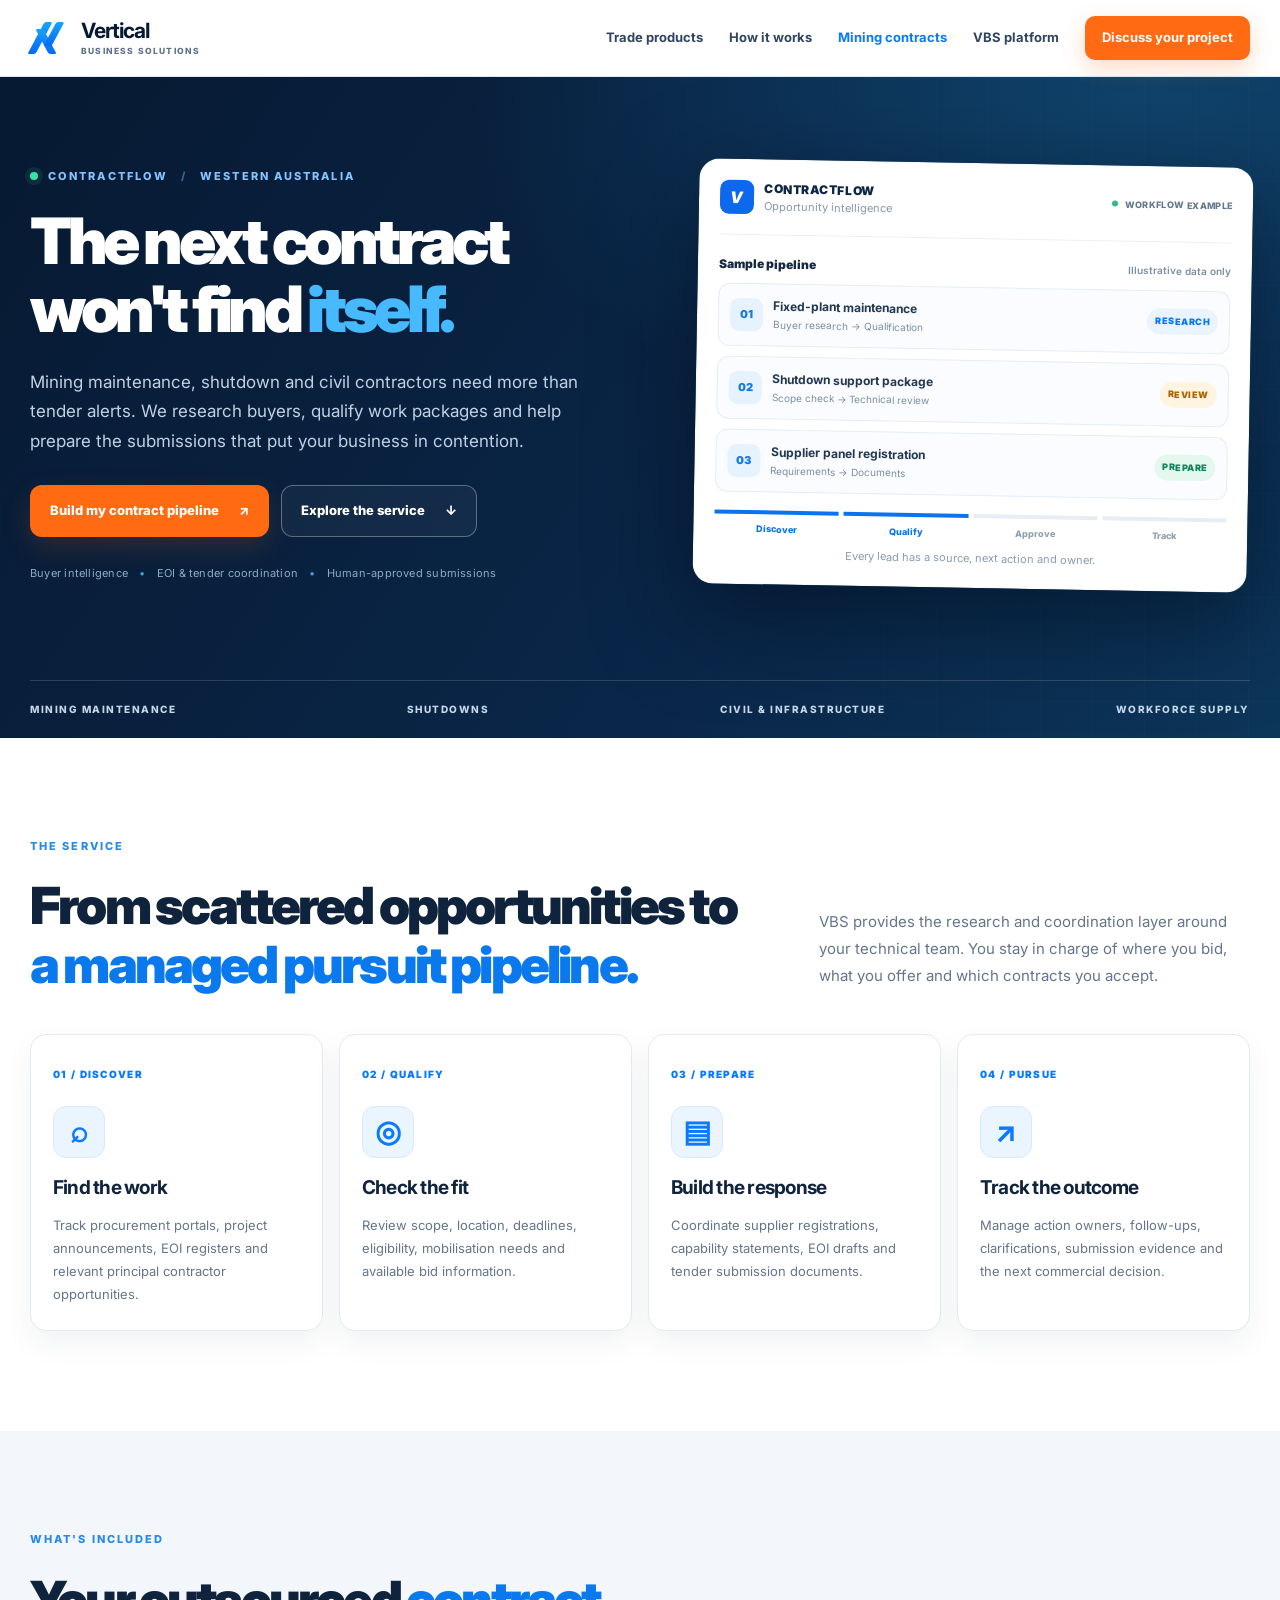
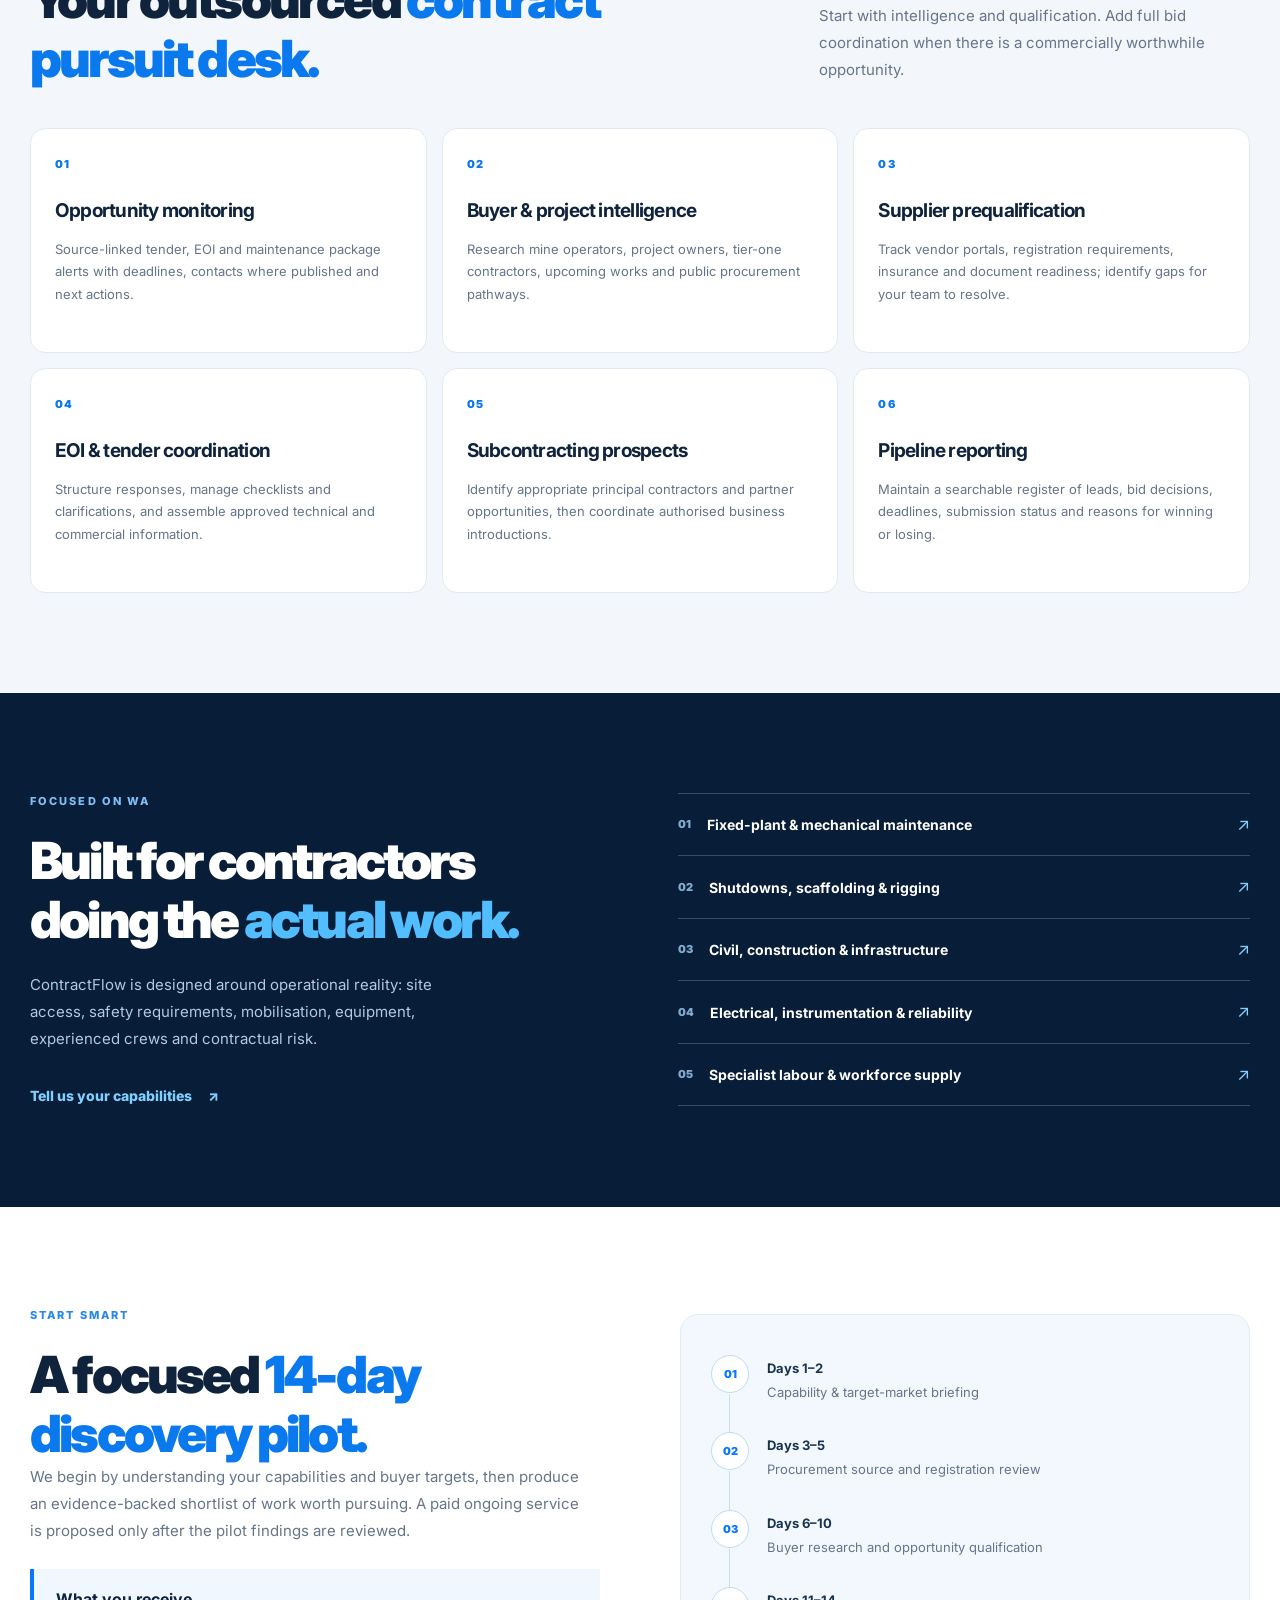
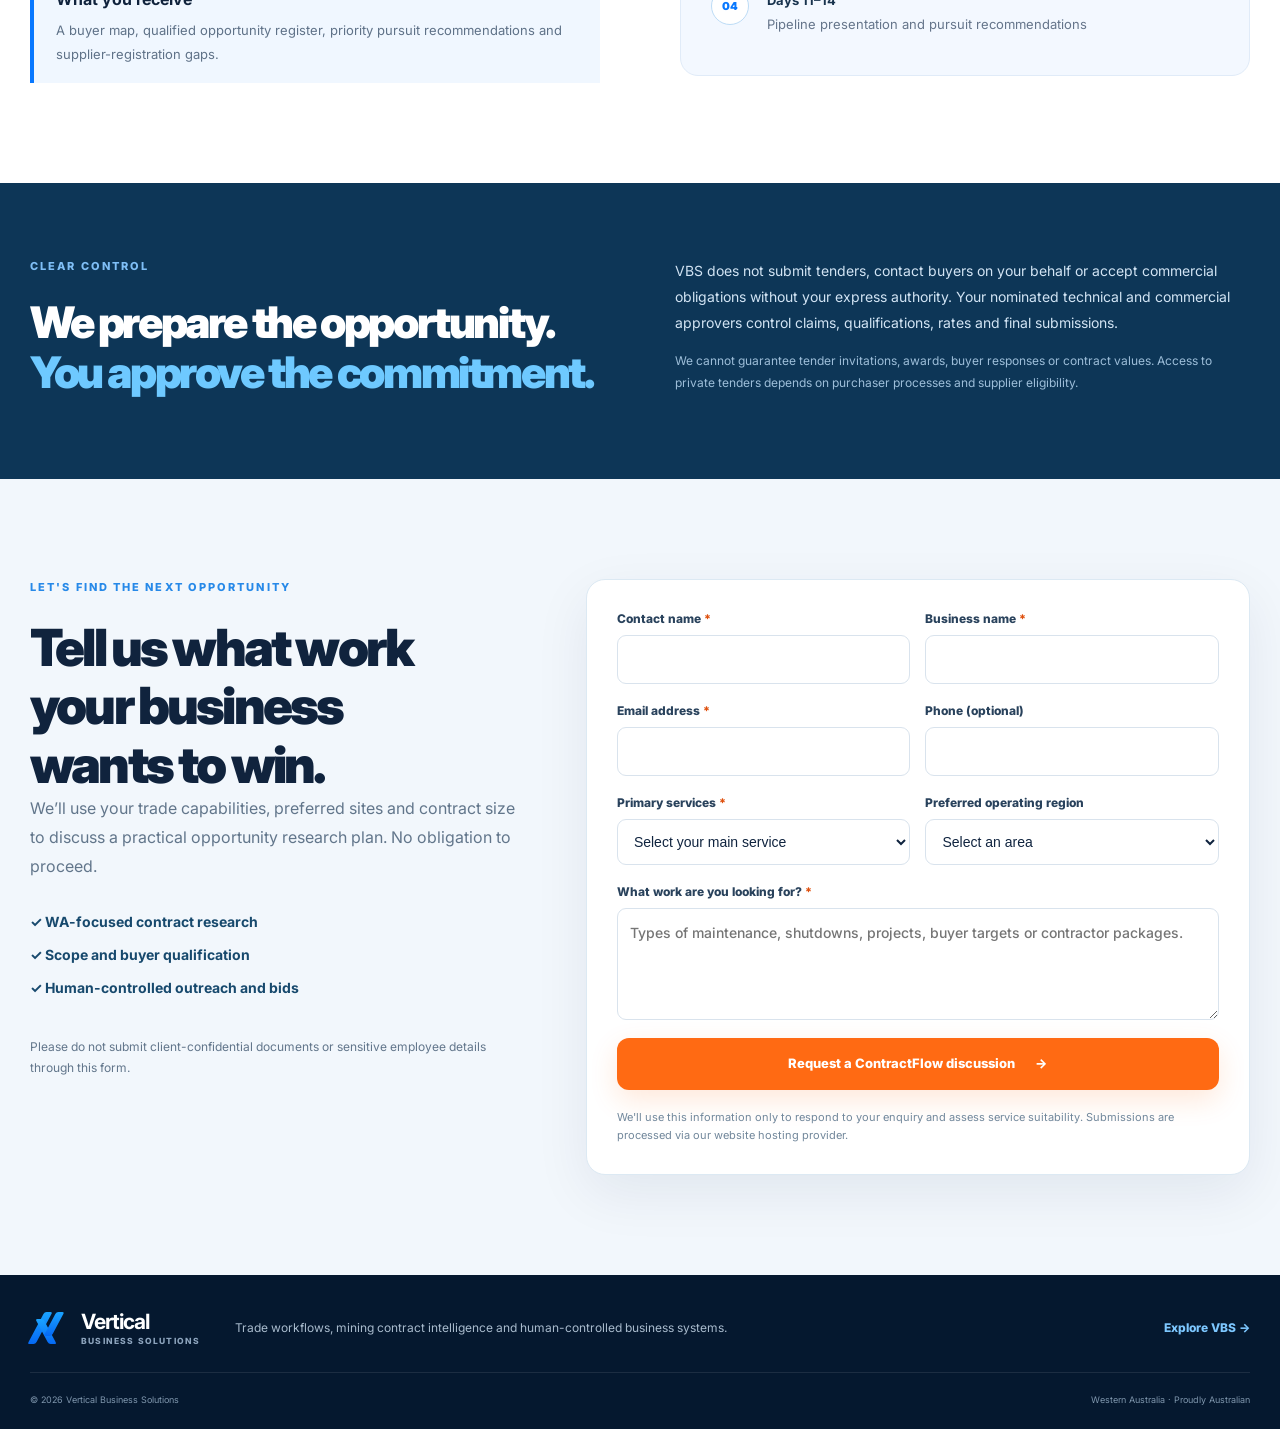
<file: contractflow/index.html>
<!doctype html>
<html lang="en-AU">
<head>
  <meta charset="utf-8" />
  <meta name="viewport" content="width=device-width, initial-scale=1, viewport-fit=cover" />
  <meta name="theme-color" content="#071a33" />
  <meta name="description" content="VBS ContractFlow helps WA mining maintenance, shutdown and civil contractors find, qualify and pursue tenders, expressions of interest and new contracts. Human-reviewed procurement intelligence and bid coordination." />
  <meta property="og:title" content="ContractFlow | Mining Contracts & Tender Support | VBS" />
  <meta property="og:description" content="Find the right opportunities. Prepare better submissions. Manage a clear mining contract pipeline." />
  <meta property="og:type" content="website" />
  <meta property="og:url" content="https://verticalbusinesssolutions.com.au/contractflow/" />
  <link rel="canonical" href="https://verticalbusinesssolutions.com.au/contractflow/" />
  <title>Mining Contracts & Tender Management | VBS ContractFlow</title>
  <link rel="preconnect" href="https://fonts.googleapis.com" />
  <link rel="preconnect" href="https://fonts.gstatic.com" crossorigin />
  <link href="https://fonts.googleapis.com/css2?family=Inter:wght@400;500;600;700;800;900&display=swap" rel="stylesheet" />
  <link rel="stylesheet" href="../styles.css" />
  <link rel="stylesheet" href="contractflow.css" />
</head>
<body class="cf-page">
  <header class="site-header">
    <div class="wrap nav-wrap">
      <a class="brand" href="../" aria-label="Vertical Business Solutions home">
        <span class="brand-mark" aria-hidden="true"><span></span><span></span></span>
        <span class="brand-copy"><strong>Vertical</strong><small>Business Solutions</small></span>
      </a>
      <button class="menu-button" type="button" aria-expanded="false" aria-controls="site-nav" aria-label="Toggle navigation"><span></span><span></span><span></span></button>
      <nav id="site-nav" class="site-nav" aria-label="Primary navigation">
        <a href="../#products">Trade products</a>
        <a href="../#workflow">How it works</a>
        <a href="./" aria-current="page">Mining contracts</a>
        <a href="../#platform">VBS platform</a>
        <a class="nav-cta" href="#enquiry">Discuss your project</a>
      </nav>
    </div>
  </header>

  <main id="top">
    <section class="cf-hero" aria-labelledby="cf-title">
      <div class="wrap cf-hero-grid">
        <div class="cf-hero-copy">
          <div class="cf-eyebrow"><span class="cf-pulse"></span> CONTRACTFLOW <span class="cf-separator">/</span> WESTERN AUSTRALIA</div>
          <h1 id="cf-title">The next contract won't find <em>itself.</em></h1>
          <p class="cf-lead">Mining maintenance, shutdown and civil contractors need more than tender alerts. We research buyers, qualify work packages and help prepare the submissions that put your business in contention.</p>
          <div class="cf-actions">
            <a class="cf-button cf-button-primary" href="#enquiry">Build my contract pipeline <span aria-hidden="true">↗</span></a>
            <a class="cf-button cf-button-outline" href="#how-it-works">Explore the service <span aria-hidden="true">↓</span></a>
          </div>
          <div class="cf-hero-caption">Buyer intelligence <span>•</span> EOI &amp; tender coordination <span>•</span> Human-approved submissions</div>
        </div>
        <div class="cf-panel" aria-label="Illustrative contract pipeline showing sample stages only">
          <div class="cf-panel-top">
            <div class="cf-panel-title"><span class="cf-panel-mark">V</span><div><strong>CONTRACTFLOW</strong><small>Opportunity intelligence</small></div></div>
            <span class="cf-live-indicator"><i></i> WORKFLOW EXAMPLE</span>
          </div>
          <div class="cf-panel-label">Sample pipeline <span>Illustrative data only</span></div>
          <div class="cf-panel-list">
            <div class="cf-opportunity"><span class="cf-opportunity-icon">01</span><div><b>Fixed-plant maintenance</b><small>Buyer research → Qualification</small></div><span class="cf-tag cf-tag-blue">RESEARCH</span></div>
            <div class="cf-opportunity"><span class="cf-opportunity-icon">02</span><div><b>Shutdown support package</b><small>Scope check → Technical review</small></div><span class="cf-tag cf-tag-gold">REVIEW</span></div>
            <div class="cf-opportunity"><span class="cf-opportunity-icon">03</span><div><b>Supplier panel registration</b><small>Requirements → Documents</small></div><span class="cf-tag cf-tag-green">PREPARE</span></div>
          </div>
          <div class="cf-panel-footer"><div class="cf-panel-steps"><span class="active">Discover</span><span class="active">Qualify</span><span>Approve</span><span>Track</span></div><p>Every lead has a source, next action and owner.</p></div>
        </div>
      </div>
      <div class="wrap cf-trustbar"><span>MINING MAINTENANCE</span><span>SHUTDOWNS</span><span>CIVIL &amp; INFRASTRUCTURE</span><span>WORKFORCE SUPPLY</span></div>
    </section>

    <section class="cf-section cf-intro" id="how-it-works">
      <div class="wrap">
        <div class="cf-section-head">
          <div><p class="cf-kicker">THE SERVICE</p><h2>From scattered opportunities to <em>a managed pursuit pipeline.</em></h2></div>
          <p>VBS provides the research and coordination layer around your technical team. You stay in charge of where you bid, what you offer and which contracts you accept.</p>
        </div>
        <div class="cf-step-grid">
          <article class="cf-step"><span>01 / DISCOVER</span><div class="cf-step-symbol" aria-hidden="true">⌕</div><h3>Find the work</h3><p>Track procurement portals, project announcements, EOI registers and relevant principal contractor opportunities.</p></article>
          <article class="cf-step"><span>02 / QUALIFY</span><div class="cf-step-symbol" aria-hidden="true">◎</div><h3>Check the fit</h3><p>Review scope, location, deadlines, eligibility, mobilisation needs and available bid information.</p></article>
          <article class="cf-step"><span>03 / PREPARE</span><div class="cf-step-symbol" aria-hidden="true">▤</div><h3>Build the response</h3><p>Coordinate supplier registrations, capability statements, EOI drafts and tender submission documents.</p></article>
          <article class="cf-step"><span>04 / PURSUE</span><div class="cf-step-symbol" aria-hidden="true">↗</div><h3>Track the outcome</h3><p>Manage action owners, follow-ups, clarifications, submission evidence and the next commercial decision.</p></article>
        </div>
      </div>
    </section>

    <section class="cf-section cf-services" id="services">
      <div class="wrap">
        <div class="cf-section-head"><div><p class="cf-kicker">WHAT'S INCLUDED</p><h2>Your outsourced <em>contract pursuit desk.</em></h2></div><p>Start with intelligence and qualification. Add full bid coordination when there is a commercially worthwhile opportunity.</p></div>
        <div class="cf-service-grid">
          <article><div class="cf-service-number">01</div><h3>Opportunity monitoring</h3><p>Source-linked tender, EOI and maintenance package alerts with deadlines, contacts where published and next actions.</p></article>
          <article><div class="cf-service-number">02</div><h3>Buyer &amp; project intelligence</h3><p>Research mine operators, project owners, tier-one contractors, upcoming works and public procurement pathways.</p></article>
          <article><div class="cf-service-number">03</div><h3>Supplier prequalification</h3><p>Track vendor portals, registration requirements, insurance and document readiness; identify gaps for your team to resolve.</p></article>
          <article><div class="cf-service-number">04</div><h3>EOI &amp; tender coordination</h3><p>Structure responses, manage checklists and clarifications, and assemble approved technical and commercial information.</p></article>
          <article><div class="cf-service-number">05</div><h3>Subcontracting prospects</h3><p>Identify appropriate principal contractors and partner opportunities, then coordinate authorised business introductions.</p></article>
          <article><div class="cf-service-number">06</div><h3>Pipeline reporting</h3><p>Maintain a searchable register of leads, bid decisions, deadlines, submission status and reasons for winning or losing.</p></article>
        </div>
      </div>
    </section>

    <section class="cf-section cf-industries" id="industries">
      <div class="wrap cf-industries-grid">
        <div><p class="cf-kicker cf-kicker-light">FOCUSED ON WA</p><h2>Built for contractors doing the <em>actual work.</em></h2><p>ContractFlow is designed around operational reality: site access, safety requirements, mobilisation, equipment, experienced crews and contractual risk.</p><a class="cf-text-link" href="#enquiry">Tell us your capabilities <span aria-hidden="true">↗</span></a></div>
        <div class="cf-industry-list">
          <div><span>01</span><b>Fixed-plant &amp; mechanical maintenance</b><i aria-hidden="true">↗</i></div>
          <div><span>02</span><b>Shutdowns, scaffolding &amp; rigging</b><i aria-hidden="true">↗</i></div>
          <div><span>03</span><b>Civil, construction &amp; infrastructure</b><i aria-hidden="true">↗</i></div>
          <div><span>04</span><b>Electrical, instrumentation &amp; reliability</b><i aria-hidden="true">↗</i></div>
          <div><span>05</span><b>Specialist labour &amp; workforce supply</b><i aria-hidden="true">↗</i></div>
        </div>
      </div>
    </section>

    <section class="cf-section cf-pilot" id="pilot">
      <div class="wrap cf-pilot-grid">
        <div><p class="cf-kicker">START SMART</p><h2>A focused <em>14-day discovery pilot.</em></h2><p>We begin by understanding your capabilities and buyer targets, then produce an evidence-backed shortlist of work worth pursuing. A paid ongoing service is proposed only after the pilot findings are reviewed.</p><div class="cf-pilot-note"><strong>What you receive</strong><span>A buyer map, qualified opportunity register, priority pursuit recommendations and supplier-registration gaps.</span></div></div>
        <div class="cf-timeline" aria-label="Illustrative pilot phases">
          <div><span>01</span><div><b>Days 1–2</b><p>Capability &amp; target-market briefing</p></div></div>
          <div><span>02</span><div><b>Days 3–5</b><p>Procurement source and registration review</p></div></div>
          <div><span>03</span><div><b>Days 6–10</b><p>Buyer research and opportunity qualification</p></div></div>
          <div><span>04</span><div><b>Days 11–14</b><p>Pipeline presentation and pursuit recommendations</p></div></div>
        </div>
      </div>
    </section>

    <section class="cf-control">
      <div class="wrap cf-control-grid">
        <div><p class="cf-kicker cf-kicker-light">CLEAR CONTROL</p><h2>We prepare the opportunity.<br><em>You approve the commitment.</em></h2></div>
        <div><p>VBS does not submit tenders, contact buyers on your behalf or accept commercial obligations without your express authority. Your nominated technical and commercial approvers control claims, qualifications, rates and final submissions.</p><p class="cf-control-small">We cannot guarantee tender invitations, awards, buyer responses or contract values. Access to private tenders depends on purchaser processes and supplier eligibility.</p></div>
      </div>
    </section>

    <section class="cf-section cf-enquiry" id="enquiry">
      <div class="wrap cf-enquiry-grid">
        <div class="cf-enquiry-copy"><p class="cf-kicker">LET'S FIND THE NEXT OPPORTUNITY</p><h2>Tell us what work your business wants to win.</h2><p>We’ll use your trade capabilities, preferred sites and contract size to discuss a practical opportunity research plan. No obligation to proceed.</p><div class="cf-enquiry-points"><span>✓ WA-focused contract research</span><span>✓ Scope and buyer qualification</span><span>✓ Human-controlled outreach and bids</span></div><p class="cf-smallprint">Please do not submit client-confidential documents or sensitive employee details through this form.</p></div>
        <form class="cf-form" name="contractflow-enquiry" method="POST" data-netlify="true" netlify-honeypot="bot-field" action="/contractflow/?submitted=true#enquiry">
          <input type="hidden" name="form-name" value="contractflow-enquiry" />
          <p class="hidden-field"><label>Leave blank: <input name="bot-field" /></label></p>
          <div id="form-success" class="cf-success" role="status" hidden>Thanks — your ContractFlow enquiry has been received. We'll review it and respond using the contact details you supplied.</div>
          <div class="cf-form-row">
            <label>Contact name <span aria-hidden="true">*</span><input name="name" type="text" autocomplete="name" required maxlength="100" /></label>
            <label>Business name <span aria-hidden="true">*</span><input name="business" type="text" autocomplete="organization" required maxlength="140" /></label>
          </div>
          <div class="cf-form-row">
            <label>Email address <span aria-hidden="true">*</span><input name="email" type="email" autocomplete="email" required maxlength="254" /></label>
            <label>Phone (optional)<input name="phone" type="tel" autocomplete="tel" maxlength="35" /></label>
          </div>
          <div class="cf-form-row">
            <label>Primary services <span aria-hidden="true">*</span>
              <select name="service" required>
                <option value="" selected disabled>Select your main service</option>
                <option>Mechanical / fixed-plant maintenance</option>
                <option>Shutdown services</option>
                <option>Scaffolding / rigging / lifting</option>
                <option>Civil / construction</option>
                <option>Electrical / instrumentation</option>
                <option>Workforce / labour supply</option>
                <option>Other mining services</option>
              </select>
            </label>
            <label>Preferred operating region
              <select name="region">
                <option value="">Select an area</option>
                <option>Pilbara</option>
                <option>Goldfields</option>
                <option>Mid West</option>
                <option>South West</option>
                <option>Statewide WA</option>
                <option>Other / multiple</option>
              </select>
            </label>
          </div>
          <label>What work are you looking for? <span aria-hidden="true">*</span><textarea name="message" rows="4" required maxlength="2000" placeholder="Types of maintenance, shutdowns, projects, buyer targets or contractor packages."></textarea></label>
          <button class="cf-button cf-button-primary cf-submit" type="submit">Request a ContractFlow discussion <span aria-hidden="true">→</span></button>
          <small>We'll use this information only to respond to your enquiry and assess service suitability. Submissions are processed via our website hosting provider.</small>
        </form>
      </div>
    </section>
  </main>

  <footer>
    <div class="wrap footer-top">
      <a class="brand footer-brand" href="../" aria-label="Vertical Business Solutions home"><span class="brand-mark" aria-hidden="true"><span></span><span></span></span><span class="brand-copy"><strong>Vertical</strong><small>Business Solutions</small></span></a>
      <p>Trade workflows, mining contract intelligence and human-controlled business systems.</p>
      <a class="footer-cta" href="../#demo">Explore VBS →</a>
    </div>
    <div class="wrap footer-bottom"><span>© <span id="year"></span> Vertical Business Solutions</span><span>Western Australia · Proudly Australian</span></div>
  </footer>
  <script src="../script.js" defer></script>
</body>
</html>
</file>
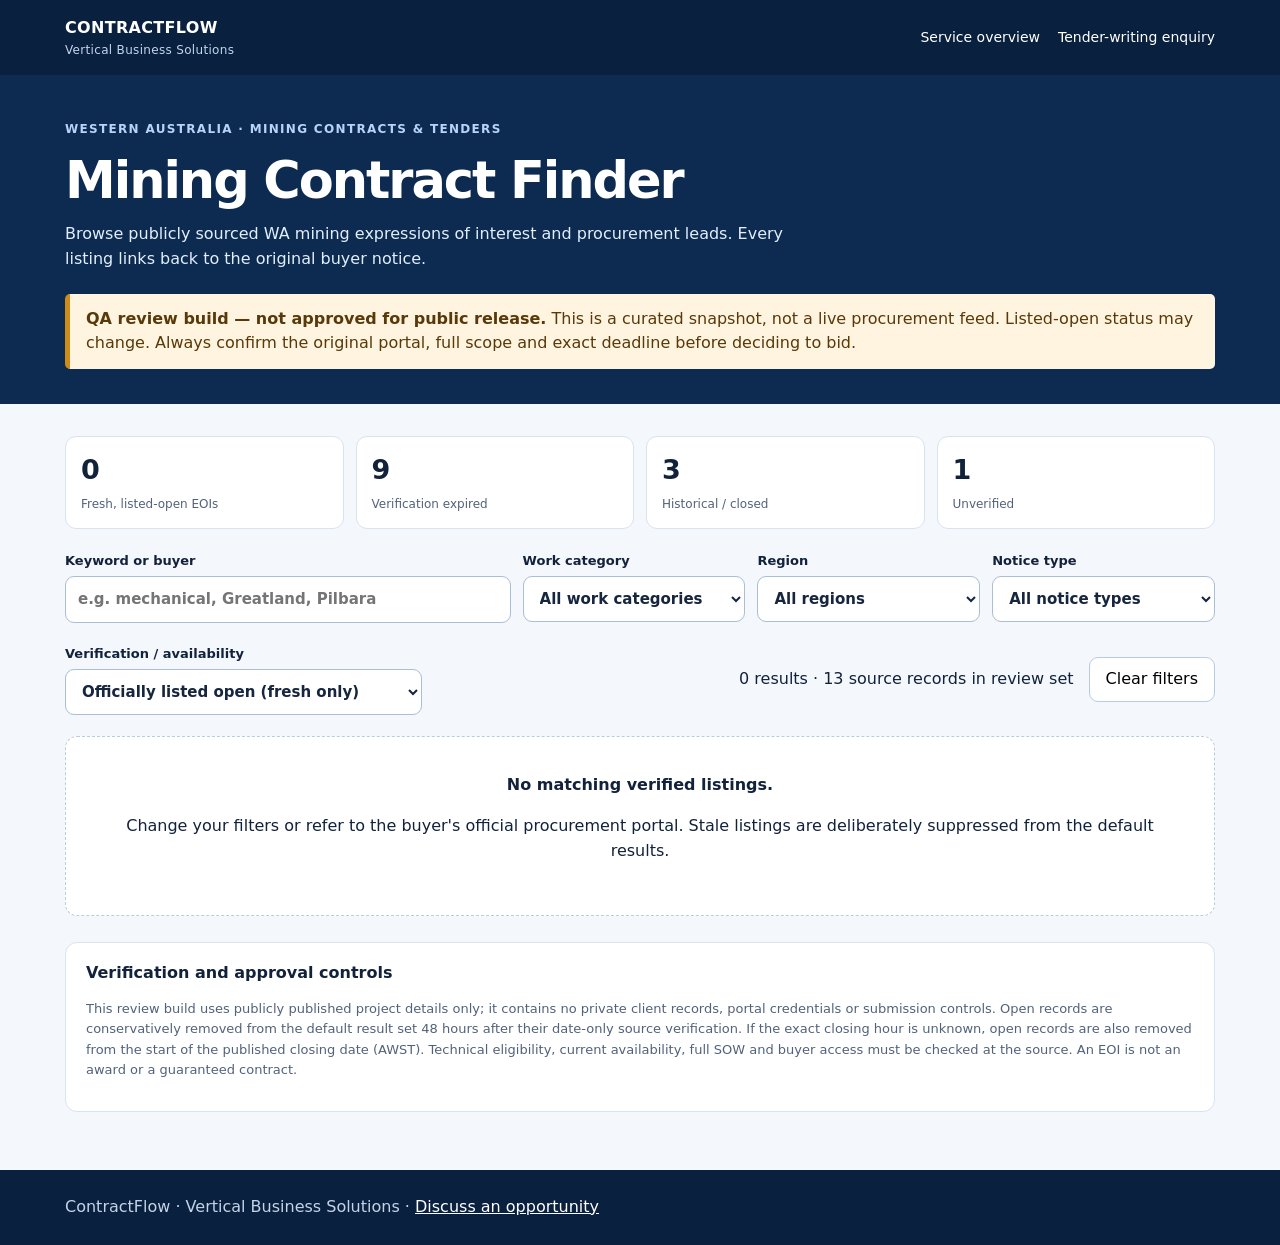
<file: contractflow/finder/index.html>
<!doctype html>
<html lang="en-AU">
<head>
  <meta charset="utf-8">
  <meta name="viewport" content="width=device-width, initial-scale=1">
  <meta name="robots" content="noindex,nofollow">
  <title>Mining Contract Finder | ContractFlow (Review Build)</title>
  <meta name="description" content="A source-linked, date-checked Western Australian mining opportunity finder. Review build only.">
  <style>
    :root {color-scheme:light;--ink:#12223b;--mid:#52627a;--paper:#f4f7fb;--line:#d9e3ef;--accent:#1056c7;--green:#0f694b;--amber:#8c5815;--red:#932f33}
    *{box-sizing:border-box}body{margin:0;background:var(--paper);color:var(--ink);font:16px/1.55 system-ui,-apple-system,Segoe UI,sans-serif}
    a{color:var(--accent)}a:focus-visible,button:focus-visible,input:focus-visible,select:focus-visible{outline:3px solid #ffbd42;outline-offset:2px}
    .wrap{width:min(1150px,calc(100% - 32px));margin:auto}header{background:#0a203f;color:white;padding:16px 0}header a{color:white;text-decoration:none}
    .nav{display:flex;align-items:center;justify-content:space-between;gap:15px}.brand{font-weight:800;letter-spacing:.02em}.brand small{display:block;font-size:12px;color:#c2d5ee;font-weight:500}
    .nav nav{display:flex;gap:18px;font-size:14px}.hero{background:#0d2b51;color:white;padding:45px 0 35px}.eyebrow{color:#b9d2fc;text-transform:uppercase;letter-spacing:.11em;font-size:12px;font-weight:800}
    h1{font-size:clamp(30px,5vw,51px);letter-spacing:-.04em;line-height:1.08;margin:14px 0}.hero p{max-width:730px;margin:0 0 14px;color:#e3eefb}
    .notice{background:#fff4df;border-left:5px solid #cd8b19;padding:13px 16px;color:#583909;border-radius:5px;margin-top:22px}
    main{padding:32px 0 58px}.controls{display:grid;grid-template-columns:2fr repeat(3,1fr);gap:12px;margin-bottom:13px}
    label{display:flex;flex-direction:column;font-size:13px;font-weight:750;gap:5px}
    input,select{font:inherit;font-size:15px;width:100%;background:white;color:#16263e;padding:11px 12px;border:1px solid #aabed4;border-radius:9px;min-height:46px}
    .toolbar{display:flex;justify-content:space-between;align-items:center;gap:15px;margin:17px 0}
    .overview{display:grid;grid-template-columns:repeat(4,minmax(0,1fr));gap:12px;margin:0 0 22px}.stat{background:white;border:1px solid var(--line);border-radius:11px;padding:12px 15px}.stat strong{font-size:27px;display:block}.stat small{font-size:12px;color:var(--mid)}.qualification{border-left:3px solid #a9843c;background:#fcf8ed;padding:8px 12px;margin:10px 0;font-size:13px}
    .muted{color:var(--mid)}.small{font-size:13px}.reset{background:white;border:1px solid #b7cce3;border-radius:9px;font:inherit;padding:9px 16px;cursor:pointer}
    .list{display:grid;grid-template-columns:repeat(2,minmax(0,1fr));gap:16px}
    article{border:1px solid var(--line);border-radius:13px;background:#fff;padding:20px;box-shadow:0 4px 14px #133b6b0b;min-width:0}
    h2{font-size:19px;line-height:1.3;margin:12px 0 8px}.meta{font-size:13px;color:var(--mid);margin:3px 0}
    .tags{display:flex;flex-wrap:wrap;gap:7px}.tag{font-size:11px;text-transform:uppercase;font-weight:800;letter-spacing:.045em;border-radius:30px;padding:4px 9px;background:#e9f0fb;color:#184778}
    .tag.open{background:#e4f3ed;color:var(--green)}.tag.stale{background:#fff0d6;color:var(--amber)}
    .tag.closed,.tag.unverified{background:#f7e9e9;color:var(--red)}.detail{font-size:14px;margin:15px 0}
    .dates{border-top:1px solid var(--line);padding-top:10px;font-size:13px;color:var(--mid)}
    .actions{display:flex;gap:12px;flex-wrap:wrap;margin-top:15px}
    .button{border-radius:8px;background:var(--accent);color:#fff;font-weight:700;text-decoration:none;padding:9px 14px;font-size:14px}
    .textlink{font-size:14px;font-weight:700;padding:9px 0}.empty{border:1px dashed #bacbdc;border-radius:12px;padding:36px;text-align:center;background:white}
    .error{border:1px solid #f0b7b7;background:#fff2f2;border-radius:12px;padding:20px}.policy{margin-top:26px;padding:18px 20px;border-radius:12px;background:white;border:1px solid var(--line)}
    footer{padding:25px 0;background:#0a203f;color:#c3d4e9}footer a{color:white}.hidden{display:none!important}
    @media(max-width:840px){.controls{grid-template-columns:repeat(2,minmax(0,1fr))}.overview{grid-template-columns:repeat(2,minmax(0,1fr))}}
    @media(max-width:650px){.list{grid-template-columns:1fr}.controls{grid-template-columns:1fr}.nav nav{gap:9px;flex-wrap:wrap}.hero{padding:28px 0}.toolbar{align-items:flex-start;flex-direction:column}article{padding:16px}}
  </style>
</head>
<body>
<header><div class="wrap nav"><a class="brand" href="/contractflow/">CONTRACTFLOW<small>Vertical Business Solutions</small></a>
<nav aria-label="Primary"><a href="/contractflow/">Service overview</a><a href="/contractflow/#enquiry">Tender-writing enquiry</a></nav></div></header>
<section class="hero"><div class="wrap">
 <div class="eyebrow">Western Australia · Mining contracts & tenders</div>
 <h1>Mining Contract Finder</h1>
 <p>Browse publicly sourced WA mining expressions of interest and procurement leads. Every listing links back to the original buyer notice.</p>
 <div class="notice" role="note"><strong>QA review build — not approved for public release.</strong> This is a curated snapshot, not a live procurement feed. Listed-open status may change. Always confirm the original portal, full scope and exact deadline before deciding to bid.</div>
</div></section>
<main class="wrap">
 <section class="overview" aria-label="Opportunity review snapshot">
  <div class="stat"><strong id="n-open">—</strong><small>Fresh, listed-open EOIs</small></div>
  <div class="stat"><strong id="n-stale">—</strong><small>Verification expired</small></div>
  <div class="stat"><strong id="n-closed">—</strong><small>Historical / closed</small></div>
  <div class="stat"><strong id="n-unverified">—</strong><small>Unverified</small></div>
 </section>
 <div class="controls" role="search" aria-label="Find opportunities">
  <label>Keyword or buyer<input id="q" type="search" placeholder="e.g. mechanical, Greatland, Pilbara" autocomplete="off"></label>
  <label>Work category<select id="category"><option value="">All work categories</option></select></label>
  <label>Region<select id="region"><option value="">All regions</option></select></label>
  <label>Notice type<select id="type"><option value="">All notice types</option></select></label>
 </div>
 <div class="toolbar">
  <label>Verification / availability<select id="status">
    <option value="open">Officially listed open (fresh only)</option>
    <option value="all">All records, including stale/historical</option>
    <option value="stale">Expired verification</option>
    <option value="closed">Closed / historical</option>
    <option value="unverified">Unverified</option>
  </select></label>
  <div class="toolbar"><div id="count" role="status" aria-live="polite">Checking source records…</div><button id="reset" type="button" class="reset">Clear filters</button></div>
 </div>
 <div id="error" class="error hidden" role="alert"></div>
 <div id="list" class="list" aria-label="Opportunity search results"></div>
 <div id="empty" class="empty hidden"><strong>No matching verified listings.</strong><p>Change your filters or refer to the buyer's official procurement portal. Stale listings are deliberately suppressed from the default results.</p></div>
 <section class="policy" aria-label="How verification works">
  <strong>Verification and approval controls</strong>
  <p class="muted small">This review build uses publicly published project details only; it contains no private client records, portal credentials or submission controls. Open records are conservatively removed from the default result set 48 hours after their date-only source verification. If the exact closing hour is unknown, open records are also removed from the start of the published closing date (AWST). Technical eligibility, current availability, full SOW and buyer access must be checked at the source. An EOI is not an award or a guaranteed contract.</p>
 </section>
</main>
<footer><div class="wrap">ContractFlow · Vertical Business Solutions · <a href="/contractflow/#enquiry">Discuss an opportunity</a></div></footer>
<script>
"use strict";
(function(){
 const $=function(id){return document.getElementById(id)};
 const query=$("q"),category=$("category"),region=$("region"),type=$("type"),status=$("status");
 const list=$("list"),count=$("count"),empty=$("empty"),error=$("error");
 let rows=[];
 const HOURS_48=48*60*60*1000;
 function validDay(date){if(typeof date!=="string"||!/^\d{4}-\d{2}-\d{2}$/.test(date))return false;const n=Date.parse(date+"T12:00:00Z");return Number.isFinite(n)&&new Date(n).toISOString().slice(0,10)===date}
 function safeTime(date){return validDay(date)?Date.parse(date+"T00:00:00+08:00"):NaN}
 function eligibleRow(r){
   if(!r||typeof r!=="object"||!["open","closed","unverified"].includes(r.status)||typeof r.id!=="string"||!r.id.trim())return false;
   if(!["title","buyer","project","region","category","type","description"].every(function(k){return typeof r[k]==="string"&&r[k].trim().length>0}))return false;
   if(typeof r.sourceUrl!=="string"||!/^https:\/\/gateway\.(prd\.)?icn\.org\.au\//.test(r.sourceUrl))return false;
   if(!validDay(r.checkedDate)||!(r.closingDate===null||validDay(r.closingDate)))return false;
   if(r.status==="open"&&(!validDay(r.closingDate)||r.closingTimezone!=="AWST"||r.closingTimeKnown!==false))return false;
   return true;
 }
 function stateOf(row){
   if(row.status!=="open") return row.status;
   const verifiedAt=safeTime(row.checkedDate),closingAt=safeTime(row.closingDate),now=Date.now();
   if(!Number.isFinite(verifiedAt)||now-verifiedAt>=HOURS_48||now<verifiedAt) return "stale";
   if(Number.isFinite(closingAt)&&now>=closingAt) return "stale";
   return "open";
 }
 function chooseOptions(element,values){
   [...new Set(values.filter(Boolean))].sort().forEach(function(v){let option=document.createElement("option");option.value=v;option.textContent=v;element.append(option)});
 }
 function textNode(tag,value,klass){
   let node=document.createElement(tag);node.textContent=value;if(klass)node.className=klass;return node;
 }
 function item(row){
   const actual=stateOf(row);
   const article=document.createElement("article");
   const tags=document.createElement("div");tags.className="tags";
   tags.append(textNode("span",actual==="open"?"Listed open — source check required":actual==="stale"?"Verification expired":actual==="closed"?"Closed / historical":"Unverified","tag "+actual));
   tags.append(textNode("span",row.type,"tag"));
   tags.append(textNode("span",row.category,"tag"));
   article.append(tags,textNode("h2",row.title),textNode("p",row.buyer+" · "+row.project,"meta"),textNode("p",row.region,"meta"),textNode("p",row.description,"detail"));
   let dates=document.createElement("div");dates.className="dates";
   const deadline=row.closingDate?row.closingDate+" ("+row.closingTimezone+", exact hour unverified)":"Not published / historical";
   dates.append(textNode("div","Published close: "+deadline),textNode("div","Official source date checked: "+row.checkedDate));
   article.append(dates);
   article.append(textNode("p",row.scopeReviewed===true?"Package review recorded; verify buyer documentation and qualifications before proceeding.":"Package scope and supplier eligibility have NOT been independently reviewed. The linked project page may contain several separate work packages.","qualification"));
   let actions=document.createElement("div");actions.className="actions";
   const source=document.createElement("a");source.href=row.sourceUrl;source.target="_blank";source.rel="noopener noreferrer";source.textContent="View original notice ↗";source.className="textlink";
   const enquiry=document.createElement("a");enquiry.href="/contractflow/#enquiry";enquiry.textContent="Request EOI/tender help";enquiry.className="button";
   actions.append(source,enquiry);article.append(actions);
   return article;
 }
 function render(){
   const totals={open:0,stale:0,closed:0,unverified:0};rows.forEach(function(r){totals[stateOf(r)]++});
   Object.keys(totals).forEach(function(s){$("n-"+s).textContent=String(totals[s])});
   const selectedStatus=status.value;const q=query.value.trim().toLocaleLowerCase("en-AU");
   const subset=rows.filter(function(r){
     const s=stateOf(r);
     if(selectedStatus!=="all"&&s!==selectedStatus)return false;
     if(category.value&&r.category!==category.value)return false;
     if(region.value&&r.region!==region.value)return false;
     if(type.value&&r.type!==type.value)return false;
     return !q||[r.title,r.buyer,r.project,r.region,r.category,r.description].join(" ").toLocaleLowerCase("en-AU").includes(q);
   }).sort(function(a,b){return (a.closingDate||"9999").localeCompare(b.closingDate||"9999")||a.title.localeCompare(b.title)});
   list.replaceChildren();subset.forEach(function(r){list.append(item(r))});
   count.textContent=subset.length+" result"+(subset.length===1?"":"s")+" · "+rows.length+" source records in review set";
   empty.classList.toggle("hidden",subset.length!==0);
 }
 function reset(){query.value="";category.value="";region.value="";type.value="";status.value="open";render();query.focus()}
 [query,category,region,type,status].forEach(function(el){el.addEventListener("input",render)});
 $("reset").addEventListener("click",reset);
 fetch("./opportunities.json",{cache:"no-store"}).then(function(response){
   if(!response.ok)throw new Error("Dataset unavailable");
   return response.json();
 }).then(function(data){
   if(!data||!Array.isArray(data.opportunities))throw new Error("Dataset invalid");
   const seen=new Set();
   rows=data.opportunities.filter(function(r){
     if(!eligibleRow(r)||seen.has(r.id))return false;
     seen.add(r.id);return true;
   });
   const quarantined=data.opportunities.length-rows.length;
   if(quarantined){error.textContent=quarantined+" invalid or duplicate source record(s) withheld pending review.";error.classList.remove("hidden")}
   chooseOptions(category,rows.map(function(r){return r.category}));
   chooseOptions(region,rows.map(function(r){return r.region}));
   chooseOptions(type,rows.map(function(r){return r.type}));
   render();
 }).catch(function(){
   count.textContent="Source records unavailable";
   error.textContent="Finder data could not be loaded. No listings will be shown. Use the official buyer procurement sites or contact VBS for research.";
   error.classList.remove("hidden");
 });
 document.addEventListener("visibilitychange",function(){if(!document.hidden&&rows.length)render()});
 setInterval(function(){if(rows.length)render()},60000);
})();
</script>
</body>
</html>
</file>
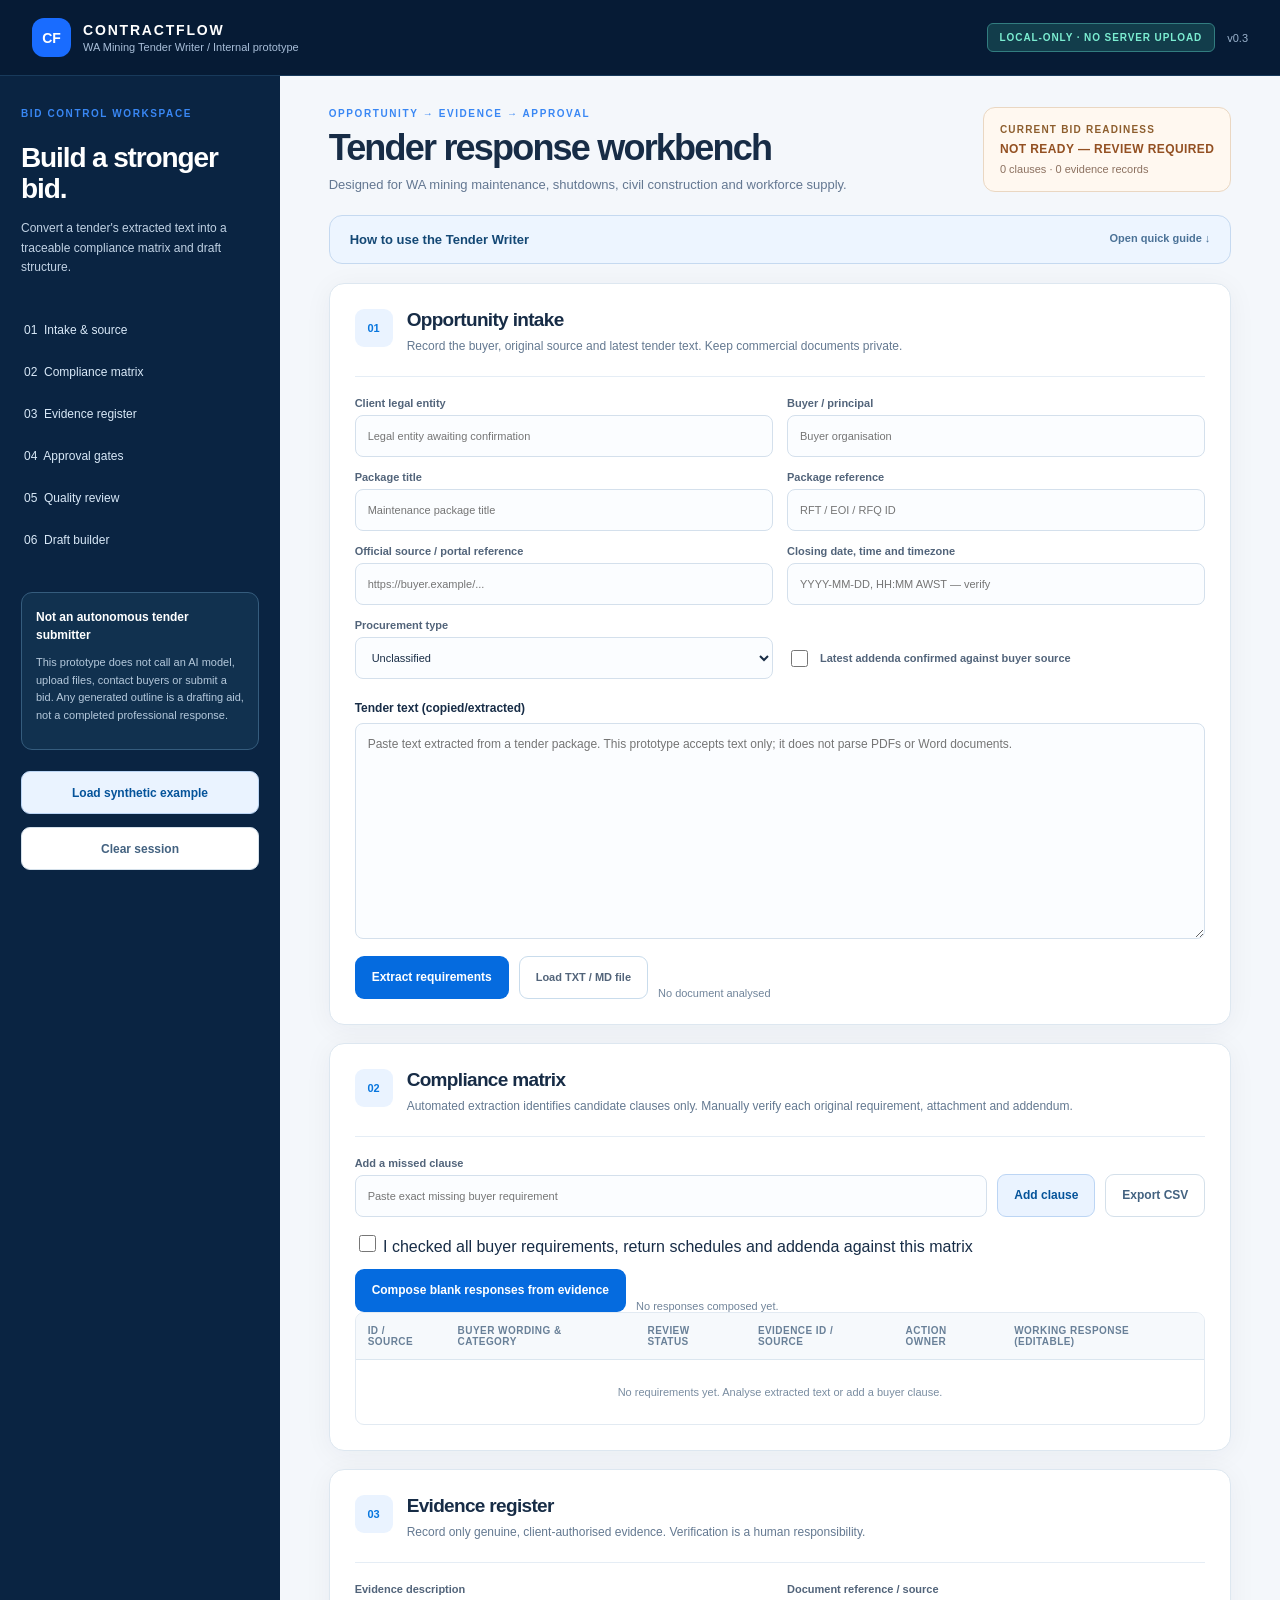
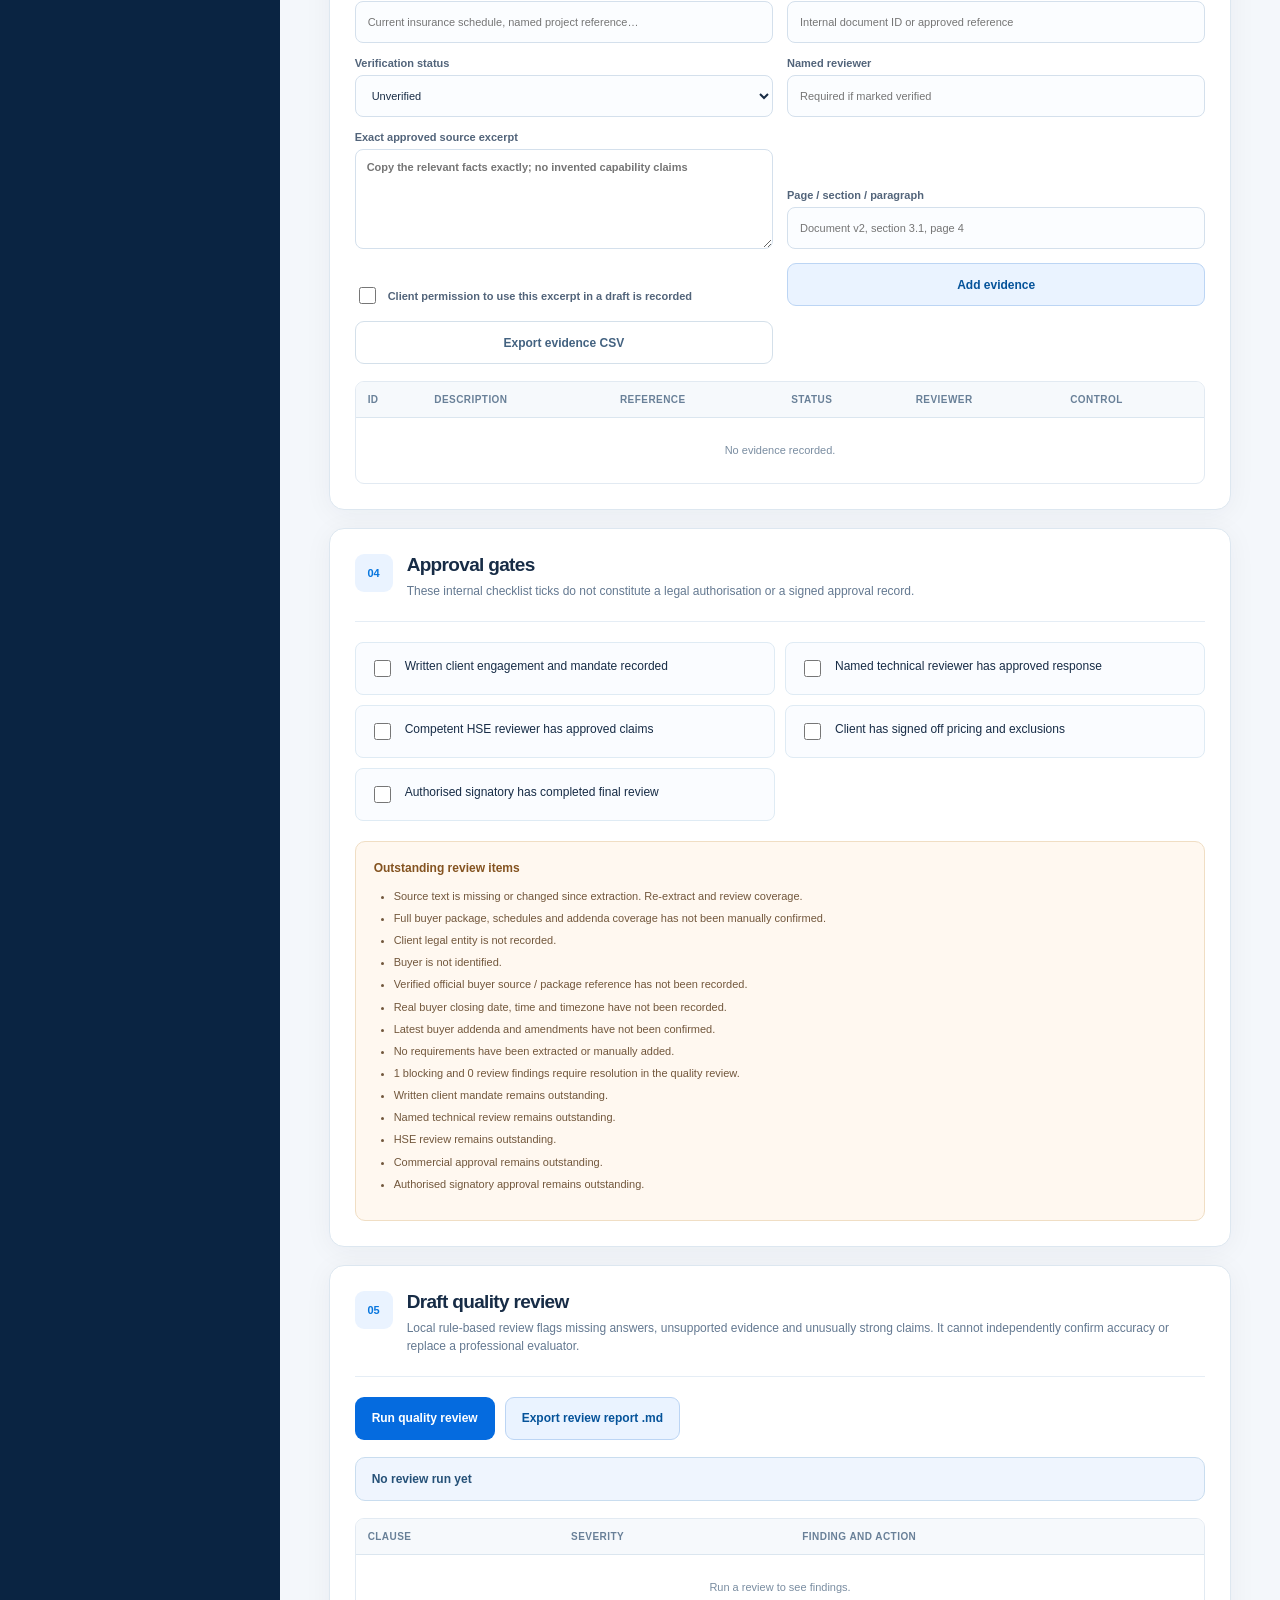
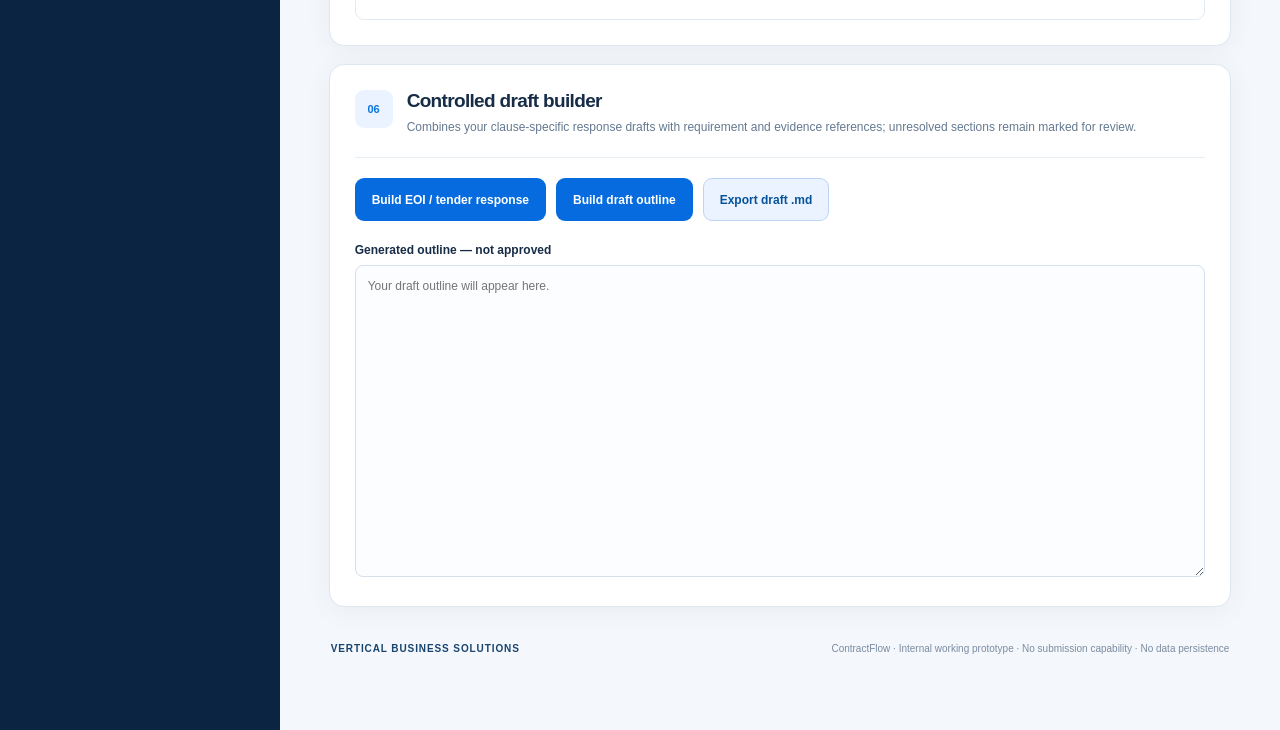
<file: contractflow/tender-writer/index.html>
<!doctype html>
<html lang="en-AU">
<head>
  <meta charset="utf-8">
  <meta name="viewport" content="width=device-width, initial-scale=1">
  <meta http-equiv="Content-Security-Policy" content="default-src 'none'; script-src 'self'; style-src 'self'; connect-src 'none'; img-src 'self' blob:; object-src 'none'; base-uri 'none'; form-action 'none'">
  <meta name="robots" content="noindex,nofollow">
  <title>ContractFlow | Tender Writer Workbench — Internal Prototype</title>
  <link rel="stylesheet" href="./writer.css">
  <script type="module" src="./writer.js"></script>
</head>
<body>
  <header class="topbar">
    <div class="brand"><div class="brandmark">CF</div><div><strong>CONTRACTFLOW</strong><small>WA Mining Tender Writer / Internal prototype</small></div></div>
    <div class="header-right"><span class="mode">LOCAL-ONLY · NO SERVER UPLOAD</span><span class="version">v0.3</span></div>
  </header>
  <main class="shell">
    <aside class="sidebar">
      <div class="eyebrow">BID CONTROL WORKSPACE</div>
      <h1>Build a stronger bid.</h1>
      <p class="sidebar-lead">Convert a tender's extracted text into a traceable compliance matrix and draft structure.</p>
      <nav aria-label="Sections">
        <a href="#intake">01&nbsp; Intake & source</a>
        <a href="#requirements">02&nbsp; Compliance matrix</a>
        <a href="#evidence">03&nbsp; Evidence register</a>
        <a href="#approvals">04&nbsp; Approval gates</a>
        <a href="#quality">05&nbsp; Quality review</a>
        <a href="#draft">06&nbsp; Draft builder</a>
      </nav>
      <div class="notice">
        <strong>Not an autonomous tender submitter</strong>
        <p>This prototype does not call an AI model, upload files, contact buyers or submit a bid. Any generated outline is a drafting aid, not a completed professional response.</p>
      </div>
      <button id="sample" type="button" class="btn-secondary full">Load synthetic example</button>
      <button id="clear" type="button" class="btn-ghost full">Clear session</button>
    </aside>
    <div class="workspace">
      <section class="welcome">
        <div><div class="eyebrow">OPPORTUNITY → EVIDENCE → APPROVAL</div><h2>Tender response workbench</h2><p>Designed for WA mining maintenance, shutdowns, civil construction and workforce supply.</p></div>
        <div class="status-panel" aria-live="polite">
          <div class="status-label">Current bid readiness</div>
          <div id="status" class="status">NOT READY — REVIEW REQUIRED</div>
          <div id="counts" class="status-count">0 clauses · 0 evidence records</div>
        </div>
      </section>

      <details class="quickstart">
        <summary>How to use the Tender Writer <span>Open quick guide ↓</span></summary>
        <ol>
          <li>Load the fictional example or enter your buyer's verified package and extracted text.</li>
          <li>Extract and manually verify each requirement. Write a response and link verified evidence IDs.</li>
          <li>Run the quality review, record human approvals, then export the clearly labelled draft.</li>
        </ol>
        <p>Evidence-led composition uses recorded excerpts, without a model. No real buyer contact or bid submission takes place in this version. Never enter confidential tenders into a publicly accessible preview.</p>
      </details>

      <section id="intake" class="card">
        <div class="section-header"><span class="section-count">01</span><div><h3>Opportunity intake</h3><p>Record the buyer, original source and latest tender text. Keep commercial documents private.</p></div></div>
        <div class="form-grid">
          <label>Client legal entity<input id="client" placeholder="Legal entity awaiting confirmation" autocomplete="off"></label>
          <label>Buyer / principal<input id="buyer" placeholder="Buyer organisation"></label>
          <label>Package title<input id="title" placeholder="Maintenance package title"></label>
          <label>Package reference<input id="reference" placeholder="RFT / EOI / RFQ ID"></label>
          <label>Official source / portal reference<input id="source" placeholder="https://buyer.example/..."></label>
          <label>Closing date, time and timezone<input id="deadline" placeholder="YYYY-MM-DD, HH:MM AWST — verify"></label>
          <label>Procurement type<select id="type"><option>Unclassified</option><option>Tender / RFT</option><option>Request for quotation</option><option>Expression of interest</option><option>Supplier prequalification</option></select></label>
          <label class="checkline"><input id="addenda" type="checkbox"> Latest addenda confirmed against buyer source</label>
        </div>
        <label class="big-label" for="sourceText">Tender text (copied/extracted)</label>
        <textarea id="sourceText" rows="10" placeholder="Paste text extracted from a tender package. This prototype accepts text only; it does not parse PDFs or Word documents."></textarea>
        <div class="toolbar">
          <button id="analyse" type="button" class="btn-primary">Extract requirements</button>
          <label class="file-button">Load TXT / MD file<input id="file" type="file" accept=".txt,.md,text/plain,text/markdown"></label>
          <span id="intakeInfo" class="micro">No document analysed</span>
        </div>
      </section>

      <section id="requirements" class="card">
        <div class="section-header"><span class="section-count">02</span><div><h3>Compliance matrix</h3><p>Automated extraction identifies candidate clauses only. Manually verify each original requirement, attachment and addendum.</p></div></div>
        <div class="toolbar compact">
          <label class="grow">Add a missed clause<input id="manualClause" placeholder="Paste exact missing buyer requirement"></label>
          <button id="manualAdd" class="btn-secondary" type="button">Add clause</button>
          <button id="csvReq" class="btn-ghost" type="button">Export CSV</button>
        </div>
        <label class="checkline"><input id="coverage" type="checkbox"> I checked all buyer requirements, return schedules and addenda against this matrix</label>
        <div class="toolbar"><button id="compose" type="button" class="btn-primary">Compose blank responses from evidence</button><span id="composeInfo" class="micro" role="status">No responses composed yet.</span></div>
        <div class="table-scroll">
          <table><thead><tr><th>ID / Source</th><th>Buyer wording & category</th><th>Review status</th><th>Evidence ID / source</th><th>Action owner</th><th>Working response (editable)</th></tr></thead><tbody id="reqRows"><tr><td colspan="6" class="empty">Analyse the tender text to populate requirements.</td></tr></tbody></table>
        </div>
      </section>

      <section id="evidence" class="card">
        <div class="section-header"><span class="section-count">03</span><div><h3>Evidence register</h3><p>Record only genuine, client-authorised evidence. Verification is a human responsibility.</p></div></div>
        <form id="evidenceForm" class="form-grid compact-form">
          <label>Evidence description<input id="evDescription" required placeholder="Current insurance schedule, named project reference…"></label>
          <label>Document reference / source<input id="evSource" required placeholder="Internal document ID or approved reference"></label>
          <label>Verification status<select id="evStatus"><option>Unverified</option><option>Verified</option></select></label>
          <label>Named reviewer<input id="evReviewer" placeholder="Required if marked verified"></label>
          <label>Exact approved source excerpt<textarea id="evExcerpt" rows="4" placeholder="Copy the relevant facts exactly; no invented capability claims"></textarea></label>
          <label>Page / section / paragraph<input id="evLocator" placeholder="Document v2, section 3.1, page 4"></label>
          <label class="checkline"><input id="evDisclosure" type="checkbox"> Client permission to use this excerpt in a draft is recorded</label>
          <button type="submit" class="btn-secondary">Add evidence</button>
          <button id="csvEvidence" type="button" class="btn-ghost">Export evidence CSV</button>
        </form>
        <div class="table-scroll"><table><thead><tr><th>ID</th><th>Description</th><th>Reference</th><th>Status</th><th>Reviewer</th><th>Control</th></tr></thead><tbody id="evRows"><tr><td colspan="6" class="empty">No supporting evidence recorded.</td></tr></tbody></table></div>
      </section>

      <section id="approvals" class="card">
        <div class="section-header"><span class="section-count">04</span><div><h3>Approval gates</h3><p>These internal checklist ticks do not constitute a legal authorisation or a signed approval record.</p></div></div>
        <div class="approval-grid">
          <label><input type="checkbox" data-approval="mandate"><span>Written client engagement and mandate recorded</span></label>
          <label><input type="checkbox" data-approval="technical"><span>Named technical reviewer has approved response</span></label>
          <label><input type="checkbox" data-approval="hse"><span>Competent HSE reviewer has approved claims</span></label>
          <label><input type="checkbox" data-approval="commercial"><span>Client has signed off pricing and exclusions</span></label>
          <label><input type="checkbox" data-approval="signatory"><span>Authorised signatory has completed final review</span></label>
        </div>
        <div class="blockers"><strong>Outstanding review items</strong><ul id="blockers"><li>Client mandate, verified documents and review gates are required.</li></ul></div>
      </section>

      <section id="quality" class="card">
        <div class="section-header"><span class="section-count">05</span><div><h3>Draft quality review</h3><p>Local rule-based review flags missing answers, unsupported evidence and unusually strong claims. It cannot independently confirm accuracy or replace a professional evaluator.</p></div></div>
        <div class="toolbar"><button id="runAudit" class="btn-primary" type="button">Run quality review</button><button id="exportAudit" class="btn-secondary" type="button">Export review report .md</button></div>
        <div id="auditSummary" class="audit-summary" role="status" aria-live="polite">No review run yet</div>
        <div class="table-scroll"><table><thead><tr><th>Clause</th><th>Severity</th><th>Finding and action</th></tr></thead><tbody id="auditRows"><tr><td colspan="3" class="empty">Run a review to see findings.</td></tr></tbody></table></div>
      </section>

      <section id="draft" class="card">
        <div class="section-header"><span class="section-count">06</span><div><h3>Controlled draft builder</h3><p>Combines your clause-specific response drafts with requirement and evidence references; unresolved sections remain marked for review.</p></div></div>
        <div class="toolbar"><button id="buildResponse" class="btn-primary" type="button">Build EOI / tender response</button><button id="buildDraft" class="btn-primary" type="button">Build draft outline</button><button id="downloadDraft" class="btn-secondary" type="button">Export draft .md</button></div>
        <label class="big-label" for="draftText">Generated outline — not approved</label>
        <textarea id="draftText" rows="15" readonly placeholder="Your draft outline will appear here."></textarea>
      </section>

      <footer><strong>VERTICAL BUSINESS SOLUTIONS</strong><span>ContractFlow · Internal working prototype · No submission capability · No data persistence</span></footer>
    </div>
  </main>
</body>
</html>
</file>
<file: styles.css>
:root{
  --navy:#071a33;--navy-2:#0c294d;--blue:#0878ff;--blue-2:#43b8ff;--orange:#ff6a13;--green:#20b76a;
  --ink:#10233d;--muted:#65758b;--line:#dce6f0;--paper:#f5f9fd;--white:#fff;--soft:#eaf4ff;--purple:#7357d9;
  --shadow:0 28px 80px rgba(4,28,56,.14);--radius:26px
}
*{box-sizing:border-box}
html{scroll-behavior:smooth}
body{margin:0;font-family:Inter,ui-sans-serif,-apple-system,BlinkMacSystemFont,"Segoe UI",sans-serif;background:#fff;color:var(--ink);line-height:1.5;overflow-x:hidden}
a{color:inherit;text-decoration:none}
button,input,textarea{font:inherit}
button,a{-webkit-tap-highlight-color:transparent}
button{cursor:pointer}
.wrap{width:min(1220px,calc(100% - 40px));margin:0 auto}
.sr-only{position:absolute;width:1px;height:1px;overflow:hidden;clip:rect(0,0,0,0);white-space:nowrap}
.site-header{position:sticky;top:0;z-index:100;background:rgba(255,255,255,.93);border-bottom:1px solid rgba(220,230,240,.9);backdrop-filter:blur(16px)}
.nav-wrap{height:76px;display:flex;align-items:center;justify-content:space-between;gap:28px}
.brand{display:inline-flex;align-items:center;gap:11px;min-width:max-content}
.brand-mark{position:relative;width:40px;height:34px}
.brand-mark:before,.brand-mark:after,.brand-mark span{content:"";position:absolute;top:1px;width:8px;height:32px;background:linear-gradient(180deg,#1aa3ff,#0569f5);transform:skew(-28deg);border-radius:2px}
.brand-mark:before{left:6px}.brand-mark:after{left:20px;height:24px}.brand-mark span:first-child{left:12px;top:8px;height:25px;transform:skew(28deg)}.brand-mark span:last-child{display:none}
.brand-copy{display:flex;flex-direction:column;line-height:.96}.brand-copy strong{font-size:21px;letter-spacing:-.045em;color:var(--navy)}.brand-copy small{text-transform:uppercase;font-size:8.5px;letter-spacing:.14em;font-weight:800;color:#607089;margin-top:5px}
.site-nav{display:flex;align-items:center;gap:26px;font-size:13px;font-weight:700;color:#304560}.site-nav>a:not(.nav-cta):hover{color:var(--blue)}.nav-cta{background:var(--orange);color:#fff!important;padding:12px 17px;border-radius:10px;box-shadow:0 8px 22px rgba(255,106,19,.25)}
.menu-button{display:none;width:44px;height:44px;border:1px solid var(--line);background:#fff;border-radius:12px;align-items:center;justify-content:center;flex-direction:column;gap:4px}.menu-button span{width:18px;height:2px;background:var(--navy);border-radius:2px}

.hero{position:relative;overflow:hidden;background:linear-gradient(112deg,#06172e 0%,#0b2f58 63%,#0c4770 100%);color:#fff;padding:76px 0 66px}
.hero:after{content:"";position:absolute;inset:0;background-image:linear-gradient(rgba(255,255,255,.025) 1px,transparent 1px),linear-gradient(90deg,rgba(255,255,255,.025) 1px,transparent 1px);background-size:42px 42px;mask-image:linear-gradient(to right,transparent,#000)}
.hero-glow{position:absolute;border-radius:50%;filter:blur(10px);opacity:.3}.hero-glow-one{width:420px;height:420px;right:4%;top:-160px;background:#36b7ff}.hero-glow-two{width:300px;height:300px;right:38%;bottom:-180px;background:#0d7eff}
.hero-grid{position:relative;z-index:2;display:grid;grid-template-columns:.88fr 1.12fr;gap:52px;align-items:center}
.eyebrow{font-size:11px;text-transform:uppercase;letter-spacing:.18em;font-weight:900;margin:0 0 14px;color:#8bd1ff}.eyebrow.blue{color:#176dd2}
h1,h2,h3,p{margin-top:0}
h1{font-size:clamp(51px,5.5vw,77px);line-height:.98;letter-spacing:-.055em;margin-bottom:24px}h1 span{color:#55b9ff}
h2{font-size:clamp(36px,4.4vw,57px);line-height:1.02;letter-spacing:-.048em;margin-bottom:18px}
h3{letter-spacing:-.03em}
.hero-text{max-width:590px;font-size:18px;color:#d6e3f0;margin-bottom:30px}
.hero-actions{display:flex;flex-wrap:wrap;gap:12px}
.button{min-height:50px;padding:0 20px;border:0;border-radius:11px;display:inline-flex;align-items:center;justify-content:center;gap:10px;font-weight:800;font-size:14px;transition:.2s ease}
.button.primary{background:var(--orange);color:#fff;box-shadow:0 10px 28px rgba(255,106,19,.25)}.button.primary:hover{transform:translateY(-1px);background:#ef5e08}
.button.ghost{color:#fff;border:1px solid rgba(255,255,255,.5);background:rgba(4,20,39,.28)}.button.ghost:hover{background:rgba(255,255,255,.08)}
.benefit-row{display:grid;grid-template-columns:repeat(4,1fr);gap:14px;margin-top:40px;max-width:650px}.benefit-row div{display:flex;align-items:center;gap:9px;min-width:0}.benefit-row b{font-size:11px;line-height:1.2;color:#f4f8fc}.benefit-icon{font-size:20px;color:#fff}

.hero-visual{position:relative;min-height:500px}
.trade-scene{position:absolute;right:-50px;top:-26px;width:88%;height:430px;border-radius:30px;overflow:hidden;background:linear-gradient(180deg,#bce5ff 0 38%,#7caf74 38% 58%,#c7b38e 58% 100%);box-shadow:0 28px 80px rgba(0,0,0,.28)}
.scene-sky{position:absolute;inset:0 0 62% 0;background:linear-gradient(160deg,#adddff,#eef9ff)}
.scene-fence{position:absolute;left:0;right:0;top:36%;height:22%;background:repeating-linear-gradient(90deg,#735742 0 9px,#805f46 9px 18px);box-shadow:inset 0 12px 18px rgba(0,0,0,.1)}
.scene-garden{position:absolute;right:0;top:47%;height:28%;width:45%;background:#7d5b3e;border-radius:60% 0 0 0}.scene-garden i{position:absolute;bottom:34%;width:28px;height:70px;border-radius:70% 30%;background:#2d8b54;transform-origin:bottom}.scene-garden i:nth-child(1){left:18%;transform:rotate(-30deg)}.scene-garden i:nth-child(2){left:35%;height:90px}.scene-garden i:nth-child(3){left:52%;transform:rotate(28deg)}.scene-garden i:nth-child(4){left:68%;height:82px;transform:rotate(-10deg)}.scene-garden i:nth-child(5){left:84%;height:64px;transform:rotate(18deg)}
.scene-paving{position:absolute;left:0;right:0;bottom:0;height:48%;background-color:#d2d2cb;background-image:linear-gradient(#b8bab6 2px,transparent 2px),linear-gradient(90deg,#b8bab6 2px,transparent 2px);background-size:54px 30px;transform:perspective(400px) rotateX(10deg);transform-origin:bottom}
.worker-card{position:absolute;right:6%;top:18%;width:130px;height:210px;filter:drop-shadow(0 10px 15px rgba(0,0,0,.25))}.worker-head{position:absolute;width:48px;height:48px;border-radius:50%;background:#d1a179;left:40px;top:7px}.worker-head:after{content:"";position:absolute;width:58px;height:25px;border-radius:50% 50% 15% 15%;background:#082744;top:-8px;left:-6px;transform:rotate(8deg)}.worker-body{position:absolute;width:104px;height:126px;border-radius:36px 36px 22px 22px;background:#082744;left:14px;top:48px;transform:rotate(-8deg)}.worker-arm{position:absolute;width:30px;height:114px;border-radius:20px;background:#d1a179;right:5px;top:74px;transform:rotate(25deg)}.worker-card>span{position:absolute;left:57px;top:82px;color:#37b6ff;font-size:23px;font-weight:900;z-index:2}

.laptop{position:absolute;left:0;top:70px;width:78%;z-index:3;filter:drop-shadow(0 28px 28px rgba(0,0,0,.3))}
.laptop-screen{display:grid;grid-template-columns:88px 1fr;min-height:300px;border:9px solid #182536;border-radius:18px 18px 8px 8px;background:#fff;overflow:hidden}.laptop-screen aside{background:#09213d;color:#8198b2;padding:14px 9px;display:flex;flex-direction:column;gap:14px;font-size:7px}.laptop-screen aside span{padding:4px 5px;border-radius:5px}.laptop-screen aside span.active{background:#0b74de;color:#fff}.mini-brand{display:grid;place-items:center;width:24px;height:24px;border-radius:6px;background:#0878ff;color:#fff;font-weight:900;font-size:12px;margin-bottom:2px}
.quote-ui{padding:17px;color:#17314f}.quote-top{display:flex;justify-content:space-between;align-items:flex-start;border-bottom:1px solid #e4ebf2;padding-bottom:10px}.quote-top>div{display:flex;flex-direction:column}.quote-top small{font-size:7px;color:#1978e5;font-weight:900}.quote-top strong{font-size:13px}.quote-top span{font-size:7px;color:#8291a3}
.quote-content{display:grid;grid-template-columns:.82fr 1.18fr;gap:13px;margin-top:12px}.quote-lines{font-size:8px}.quote-lines>div{display:flex;justify-content:space-between;padding:8px 0;border-bottom:1px solid #edf1f6}.quote-lines b{font-size:8px}.quote-lines .quote-total{font-size:9px;padding-top:12px}.quote-lines .quote-total b{font-size:13px;color:#0b65cc}.quote-lines button{width:100%;border:0;background:#0878ff;color:#fff;border-radius:7px;padding:8px 5px;font-size:8px;font-weight:800;margin-top:10px}
.hero-before-after{position:relative;border-radius:10px;overflow:hidden;min-height:180px;background:#baa384}.before-side,.after-side{position:absolute;inset:0}.before-side{background:linear-gradient(#b7d8eb 0 40%,#8d765c 40% 56%,#bcb7ad 56%)}.before-side:after{content:"";position:absolute;inset:54% 0 0;background:repeating-linear-gradient(0deg,#a09c95 0 3px,#bcb7ad 3px 22px)}
.after-side{clip-path:inset(0 0 0 50%);background:linear-gradient(#bfe4f8 0 39%,#4b8051 39% 55%,#d5d6d2 55%)}.after-side:after{content:"";position:absolute;inset:55% 0 0;background-image:linear-gradient(#b4b8b5 2px,transparent 2px),linear-gradient(90deg,#b4b8b5 2px,transparent 2px);background-size:36px 24px}
.before-side span,.after-side span{position:absolute;bottom:8px;background:rgba(5,24,45,.86);color:#fff;padding:3px 6px;border-radius:5px;font-size:7px;font-weight:800;z-index:2}.before-side span{left:7px}.after-side span{right:7px}
.hero-reveal-line{position:absolute;top:0;bottom:0;left:50%;width:2px;background:#fff;z-index:4;animation:heroSwipe 5.2s ease-in-out infinite}.hero-reveal-line b{position:absolute;left:50%;top:50%;transform:translate(-50%,-50%);display:grid;place-items:center;width:27px;height:27px;border-radius:50%;background:#0878ff;color:#fff;font-size:11px}
@keyframes heroSwipe{0%,15%,100%{left:34%}55%,75%{left:72%}}
.laptop-base{width:106%;height:16px;margin-left:-3%;border-radius:2px 2px 20px 20px;background:linear-gradient(#c9d1d9,#7f8a94);box-shadow:0 7px 12px rgba(0,0,0,.28)}
.phone{position:absolute;z-index:5;right:3%;top:165px;width:150px;min-height:274px;border:8px solid #17202c;border-radius:28px;background:#fff;color:#19324f;padding:24px 13px 13px;box-shadow:0 20px 50px rgba(0,0,0,.32)}.phone-notch{position:absolute;top:6px;left:50%;transform:translateX(-50%);width:58px;height:10px;border-radius:0 0 8px 8px;background:#17202c}.phone small{font-size:8px;color:#1e78d4;font-weight:900}.phone strong{display:block;font-size:10px;margin-top:3px}.phone ul{list-style:none;margin:13px 0;padding:0;display:grid;gap:10px}.phone li{font-size:8px;padding-left:18px;position:relative}.phone li:before{content:"";position:absolute;left:0;top:1px;width:11px;height:11px;border-radius:50%;background:#d7e2eb}.phone li.done:before{content:"✓";display:grid;place-items:center;background:#20b76a;color:#fff;font-size:7px}.phone-complete{background:#21b869;color:#fff;font-weight:800;font-size:8px;text-align:center;padding:8px;border-radius:7px;margin-top:10px}
.hero-note{position:absolute;right:6%;top:14px;z-index:6;font-size:14px;line-height:1.25;font-weight:700;font-style:italic;color:#f5fbff;transform:rotate(-4deg);text-shadow:0 2px 8px rgba(0,0,0,.3)}.hero-note span{font-size:23px;color:#8fd5ff}

.section{padding:94px 0}
.workflow-section{background:linear-gradient(180deg,#f3f9ff,#fff)}
.workflow-heading{display:grid;grid-template-columns:1.4fr .6fr;gap:60px;align-items:end;margin-bottom:36px}.workflow-heading h2{margin-bottom:12px}.workflow-heading p:not(.eyebrow){max-width:760px;color:var(--muted);font-size:17px}.workflow-actions{display:flex;flex-direction:column;align-items:flex-end;gap:8px}.workflow-actions>span{font-size:11px;color:#6d8096}.play-button{background:var(--blue);color:#fff;box-shadow:0 12px 30px rgba(8,120,255,.25)}.play-icon{display:grid;place-items:center;width:28px;height:28px;background:#fff;color:var(--blue);border-radius:50%;font-size:11px;padding-left:2px}

.workflow-shell{position:relative;background:#fff;border:1px solid #d8e7f5;border-radius:30px;padding:32px 26px 24px;box-shadow:0 25px 70px rgba(14,83,147,.11);overflow:hidden}
.workflow-progress{position:absolute;top:37%;left:8%;right:8%;height:4px;background:#dbeaff;border-radius:999px;z-index:0}.workflow-progress span{display:block;width:0;height:100%;background:linear-gradient(90deg,#0c78ff,#47c4ff);border-radius:999px;transition:width .6s ease}
.workflow-track{position:relative;z-index:2;display:grid;grid-template-columns:repeat(6,1fr);gap:12px}
.workflow-step{min-width:0;text-align:left;border:0;background:transparent;padding:6px 6px 10px;color:var(--ink);border-radius:18px;transition:.45s ease;position:relative}.workflow-step:hover{background:#f7fbff}.workflow-step.active{transform:translateY(-8px)}.workflow-step.active .step-art{border-color:#8bc8ff;box-shadow:0 18px 36px rgba(8,120,255,.17),0 0 0 3px rgba(8,120,255,.07)}.workflow-step:after{content:"→";position:absolute;right:-11px;top:31%;color:#0d7ef3;font-size:23px;font-weight:900;opacity:.6}.workflow-step:last-child:after{display:none}
.step-art{height:170px;border-radius:20px;background:linear-gradient(160deg,#f4f9ff,#e6f2ff);border:1px solid #dceafa;position:relative;overflow:hidden;margin-bottom:18px;transition:.45s ease;box-shadow:0 12px 30px rgba(9,61,108,.08)}
.step-number{display:inline-grid;place-items:center;width:30px;height:30px;border-radius:50%;background:var(--blue);color:#fff;font-weight:800;font-size:13px;margin-right:5px;vertical-align:middle}.workflow-step>strong{font-size:13px;vertical-align:middle}.workflow-step>p{font-size:11px;line-height:1.45;color:#657b94;margin:9px 0 0 0}
.mail-back{position:absolute;width:110px;height:74px;background:#0c78ff;left:18px;top:38px;border-radius:12px;transform:rotate(-8deg)}.mail-back:after{content:"";position:absolute;left:0;right:0;top:0;margin:auto;width:0;height:0;border-left:55px solid transparent;border-right:55px solid transparent;border-top:40px solid rgba(255,255,255,.2)}
.mail-card{position:absolute;left:38px;right:10px;bottom:22px;background:#fff;border-radius:12px;padding:12px;box-shadow:0 9px 20px rgba(0,40,90,.16);transform:rotate(-2deg);display:flex;flex-direction:column}.mail-card i{position:absolute;right:-7px;top:-10px;width:25px;height:25px;border-radius:50%;background:#ff3b30;color:#fff;display:grid;place-items:center;font-size:11px;font-style:normal;font-weight:800}.mail-card small{font-size:7px;color:#0c78ff;font-weight:900}.mail-card b{font-size:9px;margin-top:4px}.mail-card span{font-size:7px;color:#7c8b9a;margin-top:4px}
.upload-art .photo-card{position:absolute;width:72px;height:82px;background:#fff;padding:5px;border-radius:9px;box-shadow:0 8px 16px rgba(0,40,90,.12)}.upload-art .photo-card div,.mini-scene{width:100%;height:100%;border-radius:6px;background:linear-gradient(#bce1f6 0 42%,#508854 42% 55%,#c2c2bb 55%);position:relative}.photo-one{left:14px;top:34px;transform:rotate(-12deg)}.photo-two{right:10px;top:28px;transform:rotate(12deg)}.upload-phone{position:absolute;width:78px;height:132px;border-radius:15px;background:#17283a;padding:7px;left:50%;top:14px;transform:translateX(-50%);box-shadow:0 12px 22px rgba(0,40,80,.25)}.upload-cloud{position:absolute;left:50%;bottom:6px;transform:translateX(-50%);width:44px;height:34px;border-radius:20px;background:#0c78ff;color:#fff;display:grid;place-items:center;font-weight:900;font-size:22px;box-shadow:0 0 0 6px rgba(8,120,255,.14)}
.visual-before,.visual-after{position:absolute;inset:18px 12px 18px;background:linear-gradient(#bce1f6 0 40%,#5d7e48 40% 54%,#b6aea3 54%);border-radius:12px;overflow:hidden}.visual-before:after{content:"";position:absolute;left:0;right:0;top:55%;bottom:0;background:#b6aea3}.visual-after{clip-path:inset(0 0 0 52%);background:linear-gradient(#c2e7fb 0 40%,#397d49 40% 54%,#d7d8d2 54%)}.visual-after:after{content:"";position:absolute;inset:54% 0 0;background-image:linear-gradient(#b3b7b4 1px,transparent 1px),linear-gradient(90deg,#b3b7b4 1px,transparent 1px);background-size:28px 18px}.visual-before span,.visual-after span{position:absolute;bottom:6px;z-index:2;background:#0c223b;color:#fff;font-size:7px;font-weight:800;padding:3px 5px;border-radius:4px}.visual-before span{left:6px}.visual-after span{right:6px}.visual-swipe{position:absolute;left:52%;top:18px;bottom:18px;width:2px;background:#fff}.visual-swipe b{position:absolute;top:50%;left:50%;transform:translate(-50%,-50%);display:grid;place-items:center;background:#0878ff;color:#fff;width:28px;height:28px;border-radius:50%;font-size:10px}
.material-chip{position:absolute;left:13px;right:13px;height:34px;background:#fff;border:1px solid #d7e6f4;border-radius:9px;padding:8px 9px;font-size:7px;display:flex;justify-content:space-between;box-shadow:0 5px 12px rgba(0,50,90,.08)}.chip-one{top:11px;transform:rotate(-5deg)}.chip-two{top:40px;transform:rotate(4deg)}.quote-sheet{position:absolute;left:27px;right:19px;bottom:9px;height:105px;background:#fff;border-radius:11px;padding:12px;box-shadow:0 10px 20px rgba(0,35,80,.16);display:flex;flex-direction:column}.quote-sheet small{font-size:6px;color:#0878ff;font-weight:900}.quote-sheet strong{font-size:18px;color:#0b2b4e}.quote-sheet span{font-size:7px;color:#73869c}.quote-sheet em{font-style:normal;background:#0878ff;color:#fff;border-radius:5px;font-size:7px;font-weight:800;padding:5px;text-align:center;margin-top:auto}
.approved-card{position:absolute;left:10px;top:18px;width:106px;height:98px;background:#fff;border-radius:13px;padding:12px;box-shadow:0 8px 18px rgba(0,45,80,.14);transform:rotate(-6deg);display:flex;flex-direction:column}.approved-card small{font-size:6px;color:#1e7de0;font-weight:900}.approved-card b{font-size:24px;color:#20b76a}.approved-card span{font-size:7px;color:#62788f}.calendar-card{position:absolute;right:10px;bottom:18px;width:100px;height:102px;background:#fff;border-radius:13px;padding:9px;box-shadow:0 8px 18px rgba(0,45,80,.14);transform:rotate(5deg)}.calendar-card>b{font-size:8px;color:#0d69c7}.calendar-card>div{display:grid;grid-template-columns:repeat(3,1fr);gap:3px;margin-top:7px}.calendar-card i{display:block;height:13px;border-radius:3px;background:#e3edf7}.calendar-card span{display:block;background:#ff9c55;color:#fff;font-size:6px;font-weight:800;text-align:center;border-radius:4px;padding:4px;margin-top:5px}
.finished-scene{position:absolute;inset:14px;border-radius:13px;overflow:hidden;background:#bce3fa}.finished-garden{position:absolute;top:38%;left:0;right:0;height:26%;background:linear-gradient(90deg,#2f7d43,#5c914f)}.finished-paving{position:absolute;left:0;right:0;bottom:0;height:48%;background-color:#d6d7d2;background-image:linear-gradient(#b8bdb8 1px,transparent 1px),linear-gradient(90deg,#b8bdb8 1px,transparent 1px);background-size:26px 18px}.complete-check{position:absolute;right:6px;bottom:7px;width:44px;height:44px;border-radius:50%;background:#20b76a;color:#fff;display:grid;place-items:center;font-size:24px;font-weight:900;box-shadow:0 0 0 6px rgba(32,183,106,.15)}
.workflow-step.active .enquiry-art .mail-card{animation:pop .7s ease}.workflow-step.active .upload-art .photo-card{animation:float .9s ease}.workflow-step.active .visual-after{animation:revealAfter 1.15s ease both}.workflow-step.active .quote-sheet{animation:rise .8s ease}.workflow-step.active .approved-card,.workflow-step.active .calendar-card{animation:pop .8s ease}.workflow-step.active .complete-check{animation:checkPop .7s ease}
@keyframes revealAfter{from{clip-path:inset(0 0 0 92%)}to{clip-path:inset(0 0 0 52%)}}@keyframes pop{0%{opacity:.2;transform:scale(.84) rotate(-4deg)}100%{opacity:1}}@keyframes rise{from{opacity:.2;transform:translateY(28px)}to{opacity:1;transform:none}}@keyframes float{0%{transform:translateY(15px) rotate(-12deg);opacity:.5}100%{opacity:1}}@keyframes checkPop{0%{transform:scale(.4);opacity:.2}70%{transform:scale(1.2)}100%{transform:scale(1);opacity:1}}
.workflow-mobile-controls{display:none}

.products-section{background:#fff}.section-heading{display:grid;grid-template-columns:1.08fr .92fr;gap:60px;align-items:end;margin-bottom:38px}.section-heading h2{margin-bottom:0}.section-heading>p{color:var(--muted);font-size:16px;max-width:520px}
.product-grid{display:grid;grid-template-columns:repeat(3,1fr);gap:16px}.product-card{border:1px solid var(--line);border-radius:22px;background:#fff;padding:24px;min-height:355px;box-shadow:0 14px 38px rgba(9,50,90,.06);display:flex;flex-direction:column}.product-icon,.platform-icon{width:43px;height:43px;border-radius:12px;background:#e9f4ff;color:#0878ff;display:grid;place-items:center;font-weight:900;font-size:20px}.product-card h3{font-size:22px;margin:20px 0 8px}.product-card>p{font-size:13px;color:var(--muted);min-height:60px}.product-card>a{color:#0878ff;font-size:12px;font-weight:800;margin-top:auto;padding-top:15px}
.mini-quote{background:#f4f8fc;border:1px solid #e1e9f1;border-radius:12px;padding:13px;display:grid;grid-template-columns:1fr auto;gap:7px;align-items:center}.mini-quote span{font-size:9px}.mini-quote b{font-size:15px;color:#0e5fb9}.mini-quote i{grid-column:1/-1;font-style:normal;background:#0878ff;color:#fff;font-size:8px;font-weight:800;text-align:center;padding:6px;border-radius:6px}
.mini-before-after{height:105px;border-radius:12px;overflow:hidden;display:grid;grid-template-columns:1fr 1fr;position:relative;background:#a79d8f}.mini-before-after span{display:flex;align-items:flex-end;padding:9px;font-size:9px;font-weight:800;color:#fff}.mini-before-after span:first-child{background:linear-gradient(#bddbea 0 45%,#978b7d 45%)}.mini-before-after span:nth-child(2){justify-content:flex-end;background:linear-gradient(#c7e3f0 0 45%,#65916a 45% 59%,#cfcec7 59%)}.mini-before-after b{position:absolute;left:50%;top:50%;transform:translate(-50%,-50%);width:30px;height:30px;border-radius:50%;display:grid;place-items:center;background:#0878ff;color:#fff;font-size:10px}
.mini-price{display:grid;gap:0;border:1px solid #e1e9f1;border-radius:12px;overflow:hidden}.mini-price span{display:flex;justify-content:space-between;padding:9px 12px;background:#f8fafc;border-bottom:1px solid #e7edf3;font-size:9px}.mini-price span:last-child{border:0}.mini-price b{color:#0e5fb9}
.mini-status{display:grid;gap:6px}.mini-status span{position:relative;font-size:9px;padding-left:22px}.mini-status span:before{content:"";position:absolute;left:0;width:13px;height:13px;border-radius:50%;background:#dce8f2}.mini-status span.done:before{content:"✓";display:grid;place-items:center;background:#20b76a;color:#fff;font-size:7px}
.mini-calendar{display:grid;grid-template-columns:repeat(3,1fr);gap:5px;align-items:center;background:#f7fafc;padding:10px;border-radius:12px}.mini-calendar b{font-size:7px;text-align:center;color:#7a899a}.mini-calendar span{grid-column:span 2;font-size:7px;font-weight:800;padding:6px;border-radius:5px;text-align:center;color:#fff}.mini-calendar .green{background:#62bd77}.mini-calendar .orange{background:#ff9550;grid-column:2/4}.mini-calendar .purple{background:#7865d8;grid-column:1/3}
.mini-profit{display:grid;grid-template-columns:80px 1fr;gap:14px;align-items:center}.mini-profit>div{width:74px;height:74px;border-radius:50%;display:grid;place-items:center;background:conic-gradient(#18b8df 0 78%,#e6edf3 78%);position:relative;color:#0878ff;font-weight:900}.mini-profit>div:before{content:"";position:absolute;width:56px;height:56px;border-radius:50%;background:#fff}.mini-profit>div{isolation:isolate}.mini-profit>div::after{content:"78%";z-index:2}.mini-profit>div{font-size:0}.mini-profit span{font-size:8px;line-height:2;color:#6a7d92}.mini-profit b{color:#17395e}

.results-band{background:#082441;color:#fff}.results-grid{min-height:150px;display:grid;grid-template-columns:1.35fr repeat(3,1fr);gap:30px;align-items:center}.results-grid>div{display:flex;flex-direction:column;gap:4px}.results-grid>div:first-child small{font-size:9px;letter-spacing:.12em;color:#74c5ff;font-weight:800}.results-grid>div:first-child strong{font-size:26px}.results-grid span{font-size:25px;color:#51b9ff}.results-grid b{font-size:15px}.results-grid small{color:#b8c8d8;font-size:11px}

.platform-section{background:#f5f9fd}.section-heading.compact h2{font-size:clamp(34px,4vw,50px)}.platform-grid{display:grid;grid-template-columns:repeat(4,1fr);gap:14px}.platform-grid article{position:relative;background:#fff;border:1px solid var(--line);border-radius:18px;padding:20px;min-height:220px}.platform-grid .platform-icon{margin-top:14px}.platform-grid h3{font-size:17px;margin:18px 0 8px}.platform-grid p{font-size:12px;color:var(--muted)}.status{position:absolute;top:14px;right:14px;font-size:7px;font-weight:900;border-radius:999px;padding:5px 7px;text-transform:uppercase;letter-spacing:.04em}.status.available{background:#e6f7ee;color:#13864a}.status.early{background:#eaf3ff;color:#176dcb}.status.dev{background:#eef0f3;color:#6b7682}

.trust-section{background:#fff}.trust-grid{display:grid;grid-template-columns:.8fr 1.2fr;gap:80px}.trust-list{display:grid;gap:12px}.trust-list>div{display:grid;grid-template-columns:44px 1fr;gap:16px;border:1px solid var(--line);border-radius:16px;padding:17px 19px}.trust-list span{width:38px;height:38px;border-radius:11px;background:#eaf4ff;color:#0878ff;display:grid;place-items:center;font-size:10px;font-weight:900}.trust-list p{margin:0;color:var(--muted);font-size:13px}.trust-list b{color:var(--ink)}

.demo-section{background:linear-gradient(135deg,#06203d,#0a3c6d);color:#fff}.demo-card{display:grid;grid-template-columns:.9fr 1.1fr;gap:70px;align-items:center}.demo-copy>p:not(.eyebrow){color:#bed0e1;font-size:17px;max-width:560px}.demo-points{display:flex;flex-wrap:wrap;gap:9px;margin-top:26px}.demo-points span{border:1px solid rgba(255,255,255,.18);background:rgba(255,255,255,.06);padding:8px 10px;border-radius:999px;font-size:10px}
.demo-form{background:#fff;color:var(--ink);padding:26px;border-radius:22px;display:grid;grid-template-columns:1fr 1fr;gap:14px;box-shadow:0 24px 70px rgba(0,0,0,.18)}.demo-form label{display:flex;flex-direction:column;gap:6px;font-size:10px;font-weight:800;color:#4f6680}.demo-form label:nth-of-type(3),.demo-form label:nth-of-type(4){grid-column:1/-1}.demo-form input,.demo-form textarea{width:100%;border:1px solid #d9e3ed;border-radius:10px;padding:12px 13px;outline:none;color:#10233d;background:#fbfdff;font-size:14px}.demo-form input:focus,.demo-form textarea:focus{border-color:#65b7ff;box-shadow:0 0 0 3px rgba(8,120,255,.08)}.button.wide{width:100%;grid-column:1/-1}.demo-form>small{grid-column:1/-1;color:#7a8898;font-size:9px}.hidden-field{display:none}.form-success{grid-column:1/-1;background:#e7f8ef;border:1px solid #b8e8cd;color:#107a43;padding:11px;border-radius:10px;font-size:12px;font-weight:700}

footer{background:#05182f;color:#fff;padding:36px 0 22px}.footer-top{display:grid;grid-template-columns:auto 1fr auto;gap:35px;align-items:center}.footer-brand .brand-copy strong{color:#fff}.footer-brand .brand-copy small{color:#8da4bd}.footer-top>p{margin:0;color:#a9bbcd;font-size:12px}.footer-cta{color:#7dc7ff;font-size:12px;font-weight:800}.footer-bottom{border-top:1px solid rgba(255,255,255,.09);margin-top:27px;padding-top:20px;display:flex;justify-content:space-between;color:#7f96ad;font-size:9px}

.reveal{opacity:0;transform:translateY(18px);transition:opacity .65s ease,transform .65s ease}.reveal.visible{opacity:1;transform:none}

@media(max-width:1040px){
  .hero-grid{grid-template-columns:1fr;gap:30px}.hero-copy{max-width:760px}.hero-visual{min-height:510px}.trade-scene{right:0;width:88%}.laptop{width:73%;left:7%}.phone{right:7%}
  .workflow-track{grid-template-columns:repeat(3,1fr);gap:18px}.workflow-step:after{display:none}.workflow-progress{display:none}.product-grid{grid-template-columns:repeat(2,1fr)}.platform-grid{grid-template-columns:repeat(3,1fr)}
  .results-grid{grid-template-columns:1.2fr repeat(3,1fr);gap:18px}
}
@media(max-width:820px){
  .site-nav{position:absolute;display:none;top:66px;left:20px;right:20px;background:#fff;border:1px solid var(--line);border-radius:16px;padding:12px;box-shadow:var(--shadow);flex-direction:column;align-items:stretch;gap:4px}.site-nav.open{display:flex}.site-nav a{padding:11px;border-radius:9px}.nav-cta{text-align:center}.menu-button{display:flex}.nav-wrap{height:68px}
  .hero{padding:52px 0 48px}.benefit-row{grid-template-columns:repeat(2,1fr)}.workflow-heading,.section-heading,.trust-grid,.demo-card{grid-template-columns:1fr;gap:30px}.workflow-actions{align-items:flex-start}
  .results-grid{grid-template-columns:1fr 1fr;padding:26px 0}.results-grid>div:first-child{grid-column:1/-1}.platform-grid{grid-template-columns:repeat(2,1fr)}.footer-top{grid-template-columns:1fr;gap:16px}
}
@media(max-width:620px){
  .wrap{width:min(100% - 28px,1220px)}h1{font-size:48px}.hero-text{font-size:16px}.hero-actions .button{width:100%}.benefit-row{gap:13px}.benefit-row b{font-size:10px}
  .hero-visual{min-height:400px;margin-top:8px}.trade-scene{width:100%;height:330px;right:0;top:0}.worker-card{transform:scale(.75);transform-origin:right top;right:3%;top:12%}.laptop{left:2%;top:60px;width:84%}.laptop-screen{grid-template-columns:61px 1fr;min-height:225px;border-width:6px}.laptop-screen aside{padding:10px 6px;gap:10px;font-size:5px}.mini-brand{width:19px;height:19px}.quote-ui{padding:9px}.quote-content{gap:7px}.quote-lines>div{padding:5px 0}.hero-before-after{min-height:125px}.phone{width:112px;min-height:216px;border-width:6px;border-radius:22px;padding:21px 9px 9px;right:2%;top:142px}.phone ul{gap:7px;margin:9px 0}.phone li{font-size:6px}.phone-complete{font-size:6px}.hero-note{display:none}
  .section{padding:70px 0}.workflow-heading h2{font-size:37px}.workflow-shell{padding:19px 15px 16px;border-radius:22px}.workflow-track{display:flex;overflow-x:auto;scroll-snap-type:x mandatory;gap:12px;padding-bottom:5px;scrollbar-width:none}.workflow-track::-webkit-scrollbar{display:none}.workflow-step{flex:0 0 82%;scroll-snap-align:center;background:#fbfdff;border:1px solid #e2edf7;padding:10px}.workflow-step.active{transform:none}.step-art{height:180px}.workflow-mobile-controls{display:flex;align-items:center;justify-content:space-between;margin-top:12px}.previous-step,.next-step{width:42px;height:42px;border-radius:50%;border:1px solid var(--line);background:#fff;color:#0d69c7;font-weight:900}.workflow-dots{display:flex;gap:7px}.workflow-dots button{width:8px;height:8px;border:0;border-radius:50%;padding:0;background:#cedeed}.workflow-dots button.active{width:22px;border-radius:999px;background:#0878ff}
  .product-grid,.platform-grid,.results-grid{grid-template-columns:1fr}.product-card{min-height:auto}.results-grid>div:first-child{grid-column:auto}.results-grid{gap:20px}.platform-grid article{min-height:195px}
  .demo-form{grid-template-columns:1fr;padding:20px}.demo-form label,.demo-form label:nth-of-type(3),.demo-form label:nth-of-type(4),.button.wide,.demo-form>small,.form-success{grid-column:1}.demo-copy h2{font-size:40px}
  .footer-bottom{flex-direction:column;gap:8px}.section-heading h2{font-size:39px}
}
@media(prefers-reduced-motion:reduce){html{scroll-behavior:auto}.hero-reveal-line,.workflow-step.active *{animation:none!important}.reveal{opacity:1;transform:none;transition:none}}

/* ContractFlow entry point on the VBS portfolio grid */
.cf-platform-link{display:inline-flex;align-items:center;margin-top:15px;color:#0878ff;font-weight:800;font-size:12px;letter-spacing:.01em}
.cf-platform-link:hover{text-decoration:underline;text-underline-offset:3px}
</file>
<file: assets/hero/hero.css>
/* Approved VBS cinematic workflow. Styles scoped to the hero. */
.vbs-hero{color-scheme:dark;--navy:#071626;--blue:#4baeff;--ink:#eaf3fb;--muted:#9db0c2;--orange:#efaa57;--green:#60d5a4}
.vbs-hero *{box-sizing:border-box}
.vbs-hero{scroll-behavior:smooth}
.vbs-hero{margin:0;background:var(--navy);color:var(--ink);font:15px/1.55 -apple-system,BlinkMacSystemFont,"Segoe UI",sans-serif}
.vbs-hero button,.vbs-hero a,.vbs-hero input{-webkit-tap-highlight-color:transparent}
.vbs-hero button,.vbs-hero input{font:inherit}
.vbs-hero button{cursor:pointer}
.vbs-hero a{color:inherit;text-decoration:none}
.vbs-hero button:focus-visible,.vbs-hero a:focus-visible,.vbs-hero input:focus-visible{outline:3px solid var(--blue);outline-offset:5px}
.vbs-hero button{min-height:44px;border:0}
.vbs-hero header.vbs-topbar{height:90px;display:flex;align-items:center;justify-content:space-between;padding:0 5%;border-bottom:1px solid #ffffff0d}
.vbs-hero .vbs-brand{display:flex;align-items:center;gap:13px;font-size:9px;letter-spacing:1.5px;line-height:1.6}
.vbs-hero .vbs-brand b{font-size:13px;letter-spacing:3.1px}
.vbs-hero .vbs-brand-mark{font-size:28px;font-weight:800;letter-spacing:-2px;color:#fff}
.vbs-hero .vbs-brand-mark span{color:var(--blue)}
.vbs-hero .vbs-review-tag{font-size:9px;letter-spacing:2px;color:var(--muted)}
.vbs-hero .vbs-review-tag i{font-style:normal;background:#133249;color:var(--blue);padding:5px;margin-left:9px}
.vbs-hero .vbs-review-link{font-size:12px;color:#b1c3d2}
.vbs-hero.vbs-scroll-track{height:450vh;position:relative}
.vbs-hero .vbs-sticky-hero{position:sticky;top:0;min-height:700px;height:100svh;max-height:1050px;display:flex;flex-direction:column;justify-content:center;padding:38px 0 22px}
.vbs-hero .vbs-hero-layout{width:94%;max-width:1740px;margin:0 auto;display:grid;grid-template-columns:34% 66%;align-items:center}
.vbs-hero .vbs-hero-copy{padding:0 8% 60px 6%}
.vbs-hero .vbs-eyebrow{font-size:9px;letter-spacing:2px;font-weight:700;color:var(--muted);margin:0 0 25px;display:flex;gap:9px;align-items:center}
.vbs-hero .vbs-eyebrow>span{width:6px;height:6px;border-radius:50%;background:var(--blue);box-shadow:0 0 14px var(--blue)}
.vbs-hero #vbs-hero-title{font-size:clamp(38px,4.1vw,74px);line-height:1.06;letter-spacing:-2.8px;font-weight:750;margin:0 0 24px}
.vbs-hero #vbs-hero-title em{font-style:normal;color:#6dc2ff}
.vbs-hero .vbs-intro{color:#a5b7c8;font-size:15px;max-width:345px;line-height:1.8;margin:0 0 32px}
.vbs-hero .vbs-hero-actions{display:flex;flex-direction:column;gap:12px;align-items:flex-start}
.vbs-hero .vbs-primary{background:#64baff;color:#071c2d;border:1px solid #85caff;border-radius:8px;padding:13px 20px;font-size:12px;font-weight:750;box-shadow:0 6px 35px #2799ee22}
.vbs-hero .vbs-primary span{margin-left:20px}
.vbs-hero .vbs-secondary{background:transparent;color:#dce8f2;border:1px solid #365065;border-radius:8px;padding:11px 20px;font-size:12px}
.vbs-hero .vbs-copy-footer{display:flex;gap:12px;align-items:center;margin-top:35px;color:#6f8ca4;font-size:10px}
.vbs-hero .vbs-small-line{width:23px;height:1px;background:#5d7d93}
.vbs-hero .vbs-visual-column{min-width:0}
.vbs-hero .vbs-scene{position:relative;height:clamp(500px,72vh,700px);max-height:760px;overflow:hidden;border-radius:24px;border:1px solid #ffffff17;background:#263d4a;isolation:isolate}
.vbs-hero .vbs-background,.vbs-hero .vbs-background img,.vbs-hero .vbs-scene-shade,.vbs-hero .vbs-finished-driveway{position:absolute;width:100%;height:100%;inset:0}
.vbs-hero .vbs-background img{object-fit:cover;object-position:55% 50%;filter:brightness(.77) saturate(.74)}
.vbs-hero .vbs-scene-shade{background:linear-gradient(180deg,#05162788 0%,#051b2c12 40%,#051c2a45 70%,#071c2dc7 100%);z-index:1}
.vbs-hero .vbs-finished-driveway{opacity:0;z-index:0;mix-blend-mode:multiply;pointer-events:none}
.vbs-hero .vbs-location-label{position:absolute;z-index:8;left:27px;top:21px;font-size:8px;letter-spacing:1.5px;color:#c8d9e2}
.vbs-hero .vbs-location-label span{color:var(--blue);margin:0 8px}
.vbs-hero .vbs-scene-heading{position:absolute;z-index:8;left:27px;top:52px;display:flex;flex-direction:column;gap:7px}
.vbs-hero .vbs-scene-heading>span{font-size:9px;letter-spacing:2px;color:#72c6ff}
.vbs-hero .vbs-scene-heading strong{font-size:clamp(15px,1.4vw,22px);font-weight:500;letter-spacing:-.5px}
.vbs-hero .vbs-scene-note{position:absolute;z-index:8;bottom:14px;left:26px;font-size:6px;letter-spacing:1.3px;color:#c6d7df}
.vbs-hero .vbs-world{width:960px;height:650px;position:absolute;left:50%;top:50%;transform-origin:center center;perspective:1200px;pointer-events:none;z-index:3;transform-style:preserve-3d}
.vbs-hero .vbs-object{position:absolute;left:0;top:0;transform-style:preserve-3d}
.vbs-hero .vbs-ground-shadow{position:absolute;width:260px;height:35px;border-radius:50%;background:#03152890;filter:blur(18px);left:350px;top:530px}
.vbs-hero .vbs-flow-guide{position:absolute;top:449px;font-size:8px;letter-spacing:4px;color:#b8d7ea;display:flex;align-items:center;gap:13px;opacity:.65}
.vbs-hero .vbs-guide-in{left:110px}
.vbs-hero .vbs-guide-out{left:618px}
.vbs-hero .vbs-flow-guide i{display:block;width:93px;height:1px;background:linear-gradient(90deg,transparent,#60c8ff)}
.vbs-hero .vbs-guide-out i{background:linear-gradient(90deg,#60c8ff,transparent)}
.vbs-hero .vbs-beam{position:absolute;top:330px;width:270px;height:1px;background:linear-gradient(90deg,transparent,#61c4ffc0);box-shadow:0 0 12px #46adff;opacity:0;transform-origin:right center}
.vbs-hero .vbs-beam-in{left:145px}
.vbs-hero .vbs-beam-out{left:543px;transform-origin:left center;transform:rotate(-9deg);background:linear-gradient(90deg,#61c4ff,transparent)}
.vbs-hero .vbs-phone{width:185px;height:350px;z-index:40}
.vbs-hero .vbs-phone-shell{position:absolute;inset:0;background:linear-gradient(120deg,#eff4f6,#697b85 2%,#111e2b 5%,#111923 94%,#a8bdc6 98%,#eff6f8);border-radius:34px;padding:8px;box-shadow:14px 26px 38px #0012216b,0 0 0 1px #f2f6fa88;overflow:hidden}
.vbs-hero .vbs-phone-side{position:absolute;left:6px;top:2px;width:185px;height:348px;background:linear-gradient(90deg,#aebec4,#203241);border-radius:33px;transform:translateZ(-12px) translateX(10px);box-shadow:inset -5px 0 3px #d1dee155}
.vbs-hero .vbs-phone-screen{position:relative;width:100%;height:100%;overflow:hidden;background:radial-gradient(at 15% 0%,#234465,#081c32 70%);border-radius:27px;border:1px solid #000;transform:translateZ(1px)}
.vbs-hero .vbs-phone-island{position:absolute;top:8px;width:68px;height:17px;background:#020b14;border-radius:20px;left:50%;transform:translateX(-50%);z-index:5}
.vbs-hero .vbs-phone-island:after{content:"";width:5px;height:5px;border:1px solid #253f52;background:#122834;position:absolute;right:9px;top:5px;border-radius:50%}
.vbs-hero .vbs-screen-brand{display:flex;justify-content:space-between;align-items:center;padding:39px 12px 0}
.vbs-hero .vbs-screen-brand span{font-size:16px;font-weight:800;letter-spacing:-1px;color:#7ac9ff}
.vbs-hero .vbs-screen-brand i{font-size:5px;letter-spacing:1px;color:#aac9de;font-style:normal}
.vbs-hero .vbs-screen-pane{position:absolute;inset:73px 12px 12px;opacity:0;font-size:9px}
.vbs-hero .vbs-screen-pane small{font-size:6px;letter-spacing:1px;color:#76b8e3}
.vbs-hero .vbs-screen-pane h3{font-size:16px;font-weight:600;margin:7px 0 13px;letter-spacing:-.5px}
.vbs-hero .vbs-data-row{padding:9px 7px;margin:6px 0;background:#ffffff08;border:1px solid #ffffff12;border-radius:5px;display:flex;justify-content:space-between}
.vbs-hero .vbs-screen-status{color:#85d2ff;background:#1c588047;margin-top:14px;padding:8px 6px;border:1px solid #5ca0c244;border-radius:5px;font-size:7px}
.vbs-hero .vbs-phone-gloss{position:absolute;inset:0;z-index:10;background:linear-gradient(120deg,#ffffff1a,transparent 40%,transparent 70%,#ffffff07);pointer-events:none}
.vbs-hero .vbs-phone-portal{position:absolute;inset:-5px;border:2px solid #6bbdff;border-radius:39px;opacity:0;box-shadow:0 0 22px #53b9ff,0 0 60px #248cfd77;transform:translateZ(-3px)}
.vbs-hero .vbs-portal-scan{position:absolute;top:35px;left:0;width:100%;height:2px;background:#9ee8ff;box-shadow:0 0 14px 3px #42aaff;z-index:15;opacity:0}
.vbs-hero .vbs-float-card{width:237px;color:#152b3a;background:linear-gradient(125deg,#fff,#f0f7fc);border:1px solid #e5eff4;border-radius:13px;padding:19px;box-shadow:0 20px 45px #031c2b5c;z-index:50}
.vbs-hero .vbs-float-card small{display:block;font-size:7px;letter-spacing:1.5px;color:#397ca6;font-weight:700}
.vbs-hero .vbs-float-card h3{font-size:16px;line-height:1.25;margin:9px 0 7px;letter-spacing:-.5px}
.vbs-hero .vbs-float-card p{font-size:10px;color:#667a89;margin:0 0 10px}
.vbs-hero .vbs-card-icon{display:inline-block;font-size:25px;color:#397ca6;margin-bottom:12px}
.vbs-hero .vbs-raw{border-top:3px solid #5eb4ec;width:232px}
.vbs-hero .vbs-raw-message{font-size:12px;line-height:1.5;color:#3b5262;border-left:2px solid #d5e7f1;padding-left:8px;margin:13px 0}
.vbs-hero .vbs-loose-chips{display:flex;flex-wrap:wrap;gap:6px}
.vbs-hero .vbs-loose-chips span{font-size:8px;background:#e5f0f7;padding:5px 6px;border-radius:4px;transform:rotate(-2deg)}
.vbs-hero .vbs-loose-chips span:last-child{transform:rotate(3deg)}
.vbs-hero .vbs-chip{background:#d9efff;border:1px solid #8acdff;color:#184566;padding:6px 10px;border-radius:6px;font-size:10px;white-space:nowrap;z-index:65;box-shadow:0 10px 20px #05243433}
.vbs-hero .vbs-float-card dl{margin:13px 0}
.vbs-hero .vbs-float-card dt{font-size:6px;letter-spacing:1px;color:#8396a2;margin-top:12px}
.vbs-hero .vbs-float-card dd{font-size:11px;margin:3px 0;font-weight:600}
.vbs-hero .vbs-card-status{background:#e0f1fc;color:#2c789f;padding:7px;border-radius:4px;font-size:8px;margin-top:12px}
.vbs-hero .vbs-site-photo{width:220px;height:157px;background:#fff;border:7px solid #fff;border-bottom:26px solid #fff;border-radius:5px;box-shadow:0 20px 35px #08263465;z-index:45}
.vbs-hero .vbs-site-photo .vbs-photo-surface{height:100%;background:url('driveway.webp') center 70%/cover}
.vbs-hero .vbs-site-photo .vbs-crop2{background-size:190%;background-position:95% 50%}
.vbs-hero .vbs-site-photo .vbs-crop3{background-size:210%;background-position:30% 80%}
.vbs-hero .vbs-site-photo>span{position:absolute;bottom:-21px;left:3px;font-size:6px;letter-spacing:1px;color:#506675}
.vbs-hero .vbs-screen-photo{height:118px;position:relative;overflow:hidden;border-radius:6px;background:url('driveway-mobile.webp') center/cover}
.vbs-hero .vbs-photo-grid{position:absolute;inset:0;background:repeating-linear-gradient(0deg,transparent 0 18px,#89d1ff80 19px 20px),repeating-linear-gradient(90deg,transparent 0 20px,#89d1ff80 21px 22px);opacity:.7}
.vbs-hero .vbs-screen-scan{position:absolute;top:0;width:100%;height:2px;background:#93e9ff;box-shadow:0 0 10px #46c8ff}
.vbs-hero .vbs-measure{position:absolute;bottom:10px;left:12px;background:#0a273ccc;color:#9adfff;font-size:11px;padding:3px 8px;border:1px solid #87deff}
.vbs-hero .vbs-compact{width:225px}
.vbs-hero .vbs-mini-tile-grid{height:146px;border-radius:6px;background:repeating-linear-gradient(0deg,transparent 0 16px,#768790 17px 18px),repeating-linear-gradient(90deg,#abb7b8 0 25px,#73858d 26px 27px);transform:perspective(500px) rotateX(20deg);border:4px solid #dae2dc}
.vbs-hero .vbs-site-model{width:330px;height:265px;z-index:55}
.vbs-hero .vbs-model-caption{display:flex;justify-content:space-between;font-size:6px;letter-spacing:1px;background:#08253abf;padding:8px;border:1px solid #9cddff44;border-radius:5px;position:absolute;top:-13px;width:100%;transform:translateZ(45px)}
.vbs-hero .vbs-model-caption b{color:#96d7ff;font-size:6px}
.vbs-hero .vbs-model-stack{position:absolute;left:10px;top:57px;width:310px;height:188px;transform-style:preserve-3d;transform:rotateX(53deg) rotateZ(-14deg);perspective:1000px}
.vbs-hero .vbs-material-plane{position:absolute;inset:0;width:310px;height:188px;transform-style:preserve-3d;border-radius:2px;box-shadow:7px 9px 12px #081a2c77;backface-visibility:visible}
.vbs-hero .vbs-base-plane{background:repeating-conic-gradient(#818986 0% 25%,#737c78 0% 50%) 0 0/7px 7px;border:7px solid #64706a;transform:translateZ(-26px)}
.vbs-hero .vbs-sand-plane{background:radial-gradient(#9c8b69 1px,transparent 1px),#c9b38c;background-size:4px 4px;border:5px solid #b9a179;transform:translateZ(-12px)}
.vbs-hero .vbs-old-plane{background:linear-gradient(115deg,#bbc0b6,#9aa49e);border:4px solid #9aa49e;transform:translateZ(0px);overflow:hidden}
.vbs-hero .vbs-old-grid{position:absolute;inset:0;background:linear-gradient(60deg,transparent 37%,#6f787380 37.4%,transparent 38%),linear-gradient(-25deg,transparent 65%,#687672aa 65.4%,transparent 66%),linear-gradient(90deg,transparent 48%,#78877e 48.5%,transparent 49%)}
.vbs-hero .vbs-paver-plane{display:grid;grid-template-columns:repeat(10,1fr);grid-template-rows:repeat(6,1fr);gap:2px;background:transparent;box-shadow:none;transform:translateZ(2px)}
.vbs-hero .vbs-paver-tile{background:linear-gradient(135deg,#c8ccc3,#9daaa9);border:1px solid #849490;border-bottom:4px solid #697b77;box-shadow:1px 1px 2px #243e4433;border-radius:1px;will-change:transform}
.vbs-hero .vbs-edging-plane{background:none;border:7px solid #d4d8c7;box-shadow:none;transform:translateZ(4px)}
.vbs-hero .vbs-scan-plane{height:188px;width:3px;background:#b5f3ff;position:absolute;left:0;top:0;box-shadow:0 0 18px 10px #42caff77;transform:translateZ(45px);opacity:0}
.vbs-hero .vbs-fragments{position:absolute;inset:0;transform:translateZ(5px);pointer-events:none}
.vbs-hero .vbs-fragment{position:absolute;width:17px;height:18px;background:#afb8ab;box-shadow:0 2px 2px #728375}
.vbs-hero .vbs-compare-label{position:absolute;top:245px;left:25px;width:270px;display:flex;gap:7px;align-items:center;font-size:6px;letter-spacing:1px;color:#d3e7f4}
.vbs-hero .vbs-compare-label i{height:2px;flex:1;background:linear-gradient(90deg,#aab9c2,#68c7ff);position:relative}
.vbs-hero .vbs-compare-label i:after{content:"↔";position:absolute;left:50%;top:-8px;color:#e8f6ff}
.vbs-hero .vbs-concept-swatch{height:55px;background:repeating-linear-gradient(0deg,transparent 0 12px,#7e929b 13px 14px),repeating-linear-gradient(90deg,#b9c7c5 0 23px,#7a8e96 24px 25px);border:3px solid #d1d8c4;border-radius:4px;margin-top:10px}
.vbs-hero .vbs-material-tag{display:flex;width:207px;align-items:center;gap:10px;background:#09283fe8;border:1px solid #68bbeb80;color:#ecf6fd;border-radius:7px;padding:10px;box-shadow:0 12px 28px #031e3688;z-index:60;font-size:8px;letter-spacing:.5px}
.vbs-hero .vbs-material-tag>span{color:#65baff;font-size:8px;border:1px solid #6fcbff55;padding:5px;border-radius:3px}
.vbs-hero .vbs-material-tag small{display:block;color:#9ab9ce;font-size:7px;letter-spacing:0;margin-top:2px}
.vbs-hero .vbs-material-tag b{margin-left:auto;color:#f8bd7a;font-size:12px;letter-spacing:-.3px}
.vbs-hero .vbs-worker-icon{width:48px;z-index:55}
.vbs-hero .vbs-equipment-icon{width:70px;z-index:55}
.vbs-hero .vbs-quote-line{display:flex;justify-content:space-between;border-bottom:1px solid #ffffff15;padding:7px 0;font-size:7px}
.vbs-hero .vbs-quote-line b{font-weight:500;color:#f1bf86}
.vbs-hero .vbs-screen-total{font-size:25px;font-weight:650;color:#fff;margin:9px 0 2px;letter-spacing:-.7px}
.vbs-hero .vbs-demo-values{font-size:5px!important;color:#9eb4c8!important;letter-spacing:1px!important}
.vbs-hero .vbs-quote-card{width:242px;border-top:3px solid #efaa57}
.vbs-hero .vbs-quote-brand{font-size:18px;color:#1d557a;font-weight:850;margin-bottom:20px;letter-spacing:-1px}
.vbs-hero .vbs-quote-brand span{font-size:6px;letter-spacing:1px;font-weight:600;margin-left:9px}
.vbs-hero .vbs-quote-amount{font-size:33px;letter-spacing:-1px;font-weight:700;padding-top:15px;border-top:1px solid #dce6ed}
.vbs-hero .vbs-quote-amount small{font-size:5px;color:#728ea1;letter-spacing:1px;font-weight:600;margin-top:2px}
.vbs-hero .vbs-quote-cta{background:#0e3c5c;color:#eaf7ff;padding:10px 6px;font-size:7px;margin-top:17px;border-radius:5px;letter-spacing:.5px}
.vbs-hero .vbs-approval-total{font-size:28px;font-weight:700;margin:35px 0 17px;letter-spacing:-1px}
.vbs-hero .vbs-approve-button{font-size:7px;letter-spacing:1px;background:#68baee;color:#102f44;border:1px solid #ace2ff;border-radius:5px;padding:10px}
.vbs-hero .vbs-approve-button span{float:right}
.vbs-hero .vbs-tap-ring{width:35px;height:35px;border:2px solid #a7e4ff;position:absolute;top:142px;left:90px;border-radius:50%;opacity:0}
.vbs-hero .vbs-approved-stamp{color:#7aebbc;font-size:16px;font-weight:700;margin-top:25px;opacity:0;text-align:center}
.vbs-hero .vbs-job-created{font-size:8px;letter-spacing:2px;text-align:center;color:#b6f0d8;margin-top:8px;opacity:0}
.vbs-hero .vbs-job-card{border-top:3px solid #63d4a3;width:225px}
.vbs-hero .vbs-calendar{width:242px;height:230px;z-index:35;background:#f6fbff;border:1px solid #dcebf4;border-radius:11px;padding:16px;color:#1a3e58;box-shadow:0 18px 40px #03192d70}
.vbs-hero .vbs-calendar>small{font-size:6px;letter-spacing:1px;color:#48809f}
.vbs-hero .vbs-calendar header{display:flex;justify-content:space-between;align-items:center;border-bottom:1px solid #d6e4ed;padding:11px 0;font-size:13px;letter-spacing:-.4px}
.vbs-hero .vbs-calendar header span{font-size:6px;letter-spacing:1px;color:#7c9aaf}
.vbs-hero .vbs-calendar-lines{position:absolute;inset:86px 16px 20px;display:grid;grid-template-columns:26px 1fr;grid-template-rows:repeat(3,1fr);gap:10px;font-size:6px;color:#839eb0}
.vbs-hero .vbs-calendar-lines i{border-bottom:1px solid #dbe7ec;height:15px}
.vbs-hero .vbs-calendar-slot{position:absolute;top:87px;left:48px;right:14px;min-height:92px;background:#d8f4e7;border-left:3px solid #39aa80;padding:9px;border-radius:5px;opacity:0}
.vbs-hero .vbs-calendar-slot b{display:block;font-size:9px;line-height:1.5}
.vbs-hero .vbs-calendar-slot span{font-size:6px;color:#668f7e}
.vbs-hero .vbs-calendar-slot strong{display:block;font-size:7px;color:#278365;margin-top:10px;letter-spacing:1px}
.vbs-hero .vbs-job-progress{width:490px;padding:16px;background:#0a2b41d9;border:1px solid #9acbdd55;border-radius:7px;z-index:60}
.vbs-hero .vbs-job-progress>small{font-size:7px;letter-spacing:1px;color:#a8d8ef}
.vbs-hero .vbs-progress-line{height:3px;background:#526f8133;margin:12px 3px;position:relative}
.vbs-hero .vbs-progress-line i{display:block;background:#69dab0;height:100%;width:100%;transform-origin:left}
.vbs-hero .vbs-progress-steps{display:flex;justify-content:space-between;font-size:7px;color:#c2dbe7}
.vbs-hero .vbs-complete-check{margin:22px auto 15px;width:64px;height:64px;border:1px solid #61d9a1;border-radius:50%;display:grid;place-items:center;color:#76e1b5;background:#33765333;font-size:32px;box-shadow:0 0 35px #55f4a02a}
.vbs-hero #vbs-screen-complete h3{text-align:center;font-size:19px}
.vbs-hero .vbs-outcome{background:#f6fbff;border:1px solid #d3f0e3;border-radius:8px;display:flex;align-items:center;gap:10px;width:210px;padding:12px;color:#244b5b;box-shadow:0 14px 35px #061c2d77;z-index:55;font-size:11px}
.vbs-hero .vbs-outcome>span{color:#3ca882;font-size:18px}
.vbs-hero .vbs-outcome small{display:block;font-size:5px;letter-spacing:1px;color:#789b9b;margin-top:3px}
.vbs-hero .vbs-finish-message{position:absolute;left:0;right:0;bottom:65px;z-index:10;text-align:center;opacity:0;pointer-events:none;transform:translateY(20px)}
.vbs-hero .vbs-finish-message small{display:block;letter-spacing:2px;font-size:7px;color:#b0d5ed}
.vbs-hero .vbs-finish-message strong{display:block;font-size:19px;letter-spacing:-.5px;margin-top:6px}
.vbs-hero .vbs-finish-message button{background:#b7dcf7;border:1px solid #e6f4fc;color:#143149;border-radius:6px;font-size:9px;font-weight:700;padding:0 14px;min-height:36px;margin-top:14px;pointer-events:auto}
.vbs-hero .vbs-particles{position:absolute;inset:0;pointer-events:none;z-index:42}
.vbs-hero .vbs-particle{position:absolute;width:3px;height:3px;border-radius:50%;background:#8edbff;box-shadow:0 0 9px #47bdff}
.vbs-hero .vbs-controls{display:flex;gap:13px;align-items:center;margin:15px 3px 0}
.vbs-hero .vbs-transport{display:flex;gap:4px}
.vbs-hero .vbs-transport button{min-width:44px;background:transparent;color:#b6cee0;font-size:11px;border-radius:5px;padding:0 9px}
.vbs-hero .vbs-transport button:hover{background:#173146}
.vbs-hero .vbs-transport button.vbs-is-active{color:#8acfff;background:#153349}
.vbs-hero .vbs-scrubber-label{flex:1;display:flex;align-items:center;height:44px}
.vbs-hero input[type=range]{width:100%;accent-color:#6ebeff;cursor:pointer;height:25px}
.vbs-hero output{font-size:8px;letter-spacing:1px;color:#769ab5;white-space:nowrap;font-variant-numeric:tabular-nums}
.vbs-hero .vbs-stage-nav{display:flex;list-style:none;gap:0;margin:1px 0 0;padding:0;border-top:1px solid #ffffff13}
.vbs-hero .vbs-stage-nav li{flex:1}
.vbs-hero .vbs-stage-nav button{width:100%;background:none;color:#608199;border-top:1px solid transparent;font-size:8px;letter-spacing:.7px;min-height:44px;padding:0}
.vbs-hero .vbs-stage-nav button span{margin-left:5px;color:#9cb2c4}
.vbs-hero .vbs-stage-nav button.vbs-active{border-color:#68bcf4;color:#83caff}
.vbs-hero .vbs-stage-nav button.vbs-active span{color:#e0f3ff}
.vbs-hero .vbs-scroll-hint{text-align:center;color:#577992;font-size:7px;letter-spacing:2px;margin-top:12px}
.vbs-hero .vbs-scroll-hint span{margin-left:15px;color:#8ccaf1}
.vbs-hero .vbs-product-section,.vbs-hero .vbs-review-section{padding:100px 7%;max-width:1580px;margin:auto;border-top:1px solid #ffffff10}
.vbs-hero h2{font-size:clamp(27px,3vw,45px);letter-spacing:-1.4px;margin:0 0 24px;font-weight:550}
.vbs-hero .vbs-product-list{display:grid;grid-template-columns:repeat(3,1fr);gap:40px 32px;margin-top:50px}
.vbs-hero .vbs-product-list article{border-top:1px solid #334c60;padding-top:17px}
.vbs-hero .vbs-product-list span{color:#5caef1;font-size:8px;letter-spacing:2px}
.vbs-hero .vbs-product-list h3{font-size:19px;font-weight:500;letter-spacing:-.5px}
.vbs-hero .vbs-product-list p,.vbs-hero .vbs-review-section>p{color:#8ca7bb;font-size:13px;max-width:680px}
.vbs-hero .vbs-concept-disclaimer{color:#637f95;font-size:10px;max-width:850px;margin-top:50px}
.vbs-hero .vbs-review-checks{display:flex;flex-wrap:wrap;gap:10px;max-width:800px;margin:30px 0}
.vbs-hero .vbs-review-checks span{border:1px solid #355168;border-radius:6px;padding:9px 13px;font-size:11px;color:#bbd2e2}
.vbs-hero .vbs-review-footer{color:#7bc5fa!important}
.vbs-hero .vbs-sr-only{position:absolute;width:1px;height:1px;padding:0;margin:-1px;overflow:hidden;clip:rect(0,0,0,0);white-space:nowrap;border:0}
.vbs-hero dialog{max-width:440px;padding:32px;background:#10283d;color:#d6eaf8;border:1px solid #577894;border-radius:14px}
.vbs-hero dialog h2{font-size:25px}
.vbs-hero dialog p{font-size:13px;color:#a8c3d7}
.vbs-hero dialog::backdrop{background:#03131ccc;backdrop-filter:blur(5px)}
.vbs-hero .vbs-reduced-summary{display:none}
.vbs-hero.vbs-no-animation .vbs-reduced-summary{display:block;position:absolute;bottom:40px;left:25px;right:25px;background:#09273bdd;padding:17px;border:1px solid #79beeb66;border-radius:8px;z-index:15}
.vbs-hero .vbs-reduced-summary b{font-size:17px}
.vbs-hero .vbs-reduced-summary p{font-size:11px;color:#bcddf5}
.vbs-hero.vbs-no-animation .vbs-finished-driveway{opacity:.45}
.vbs-hero.vbs-no-animation .vbs-scene-heading{display:none}
.vbs-hero.vbs-no-animation.vbs-scroll-track{height:auto}
.vbs-hero.vbs-no-animation .vbs-world{opacity:.8}
@media(min-width:1700px){.vbs-hero .vbs-hero-copy{padding-left:5%}
.vbs-hero #vbs-hero-title{font-size:74px}
.vbs-hero .vbs-scene{height:700px}
}
@media(max-width:1050px) and (min-width:701px){.vbs-hero .vbs-hero-layout{grid-template-columns:32% 68%;width:97%}
.vbs-hero .vbs-hero-copy{padding-left:3%;padding-right:5%}
.vbs-hero #vbs-hero-title{font-size:38px;letter-spacing:-1.6px}
.vbs-hero .vbs-intro{font-size:12px}
.vbs-hero .vbs-eyebrow{font-size:7px;letter-spacing:1px}
.vbs-hero .vbs-scene{height:550px}
.vbs-hero .vbs-transport button span{display:none}
}
@media(max-width:700px){.vbs-hero .vbs-topbar{height:65px!important;padding:0 20px!important}
.vbs-hero .vbs-brand{font-size:6px;gap:9px;letter-spacing:1px}
.vbs-hero .vbs-brand b{font-size:9px;letter-spacing:2px}
.vbs-hero .vbs-brand-mark{font-size:24px}
.vbs-hero .vbs-review-tag{font-size:6px;letter-spacing:1px}
.vbs-hero .vbs-review-link{display:none}
.vbs-hero.vbs-scroll-track{height:430vh}
.vbs-hero .vbs-sticky-hero{min-height:0;height:100svh;max-height:none;padding:12px 0 8px;justify-content:center}
.vbs-hero .vbs-hero-layout{display:block;width:100%}
.vbs-hero .vbs-hero-copy{padding:0 20px 15px;display:grid;grid-template-columns:1fr auto;align-items:end}
.vbs-hero .vbs-eyebrow{font-size:6px;letter-spacing:1.3px;grid-column:1/-1;margin-bottom:10px}
.vbs-hero #vbs-hero-title{font-size:28px;letter-spacing:-1px;line-height:1.05;margin-bottom:0}
.vbs-hero #vbs-hero-title br:nth-of-type(2){display:none}
.vbs-hero #vbs-hero-title em{display:block}
.vbs-hero .vbs-intro{display:none}
.vbs-hero .vbs-hero-actions{margin-bottom:3px;gap:6px}
.vbs-hero .vbs-primary{padding:8px 10px;font-size:8px;min-height:44px}
.vbs-hero .vbs-primary span{margin-left:6px}
.vbs-hero .vbs-secondary{font-size:8px;padding:5px 10px;min-height:44px}
.vbs-hero .vbs-copy-footer{display:none}
.vbs-hero .vbs-visual-column{width:100%}
.vbs-hero .vbs-scene{height:clamp(420px,58svh,520px);max-height:none;border-radius:16px;margin:0 10px;border-color:#ffffff24}
.vbs-hero .vbs-background img{object-position:55% 50%;filter:brightness(.72) saturate(.74)}
.vbs-hero .vbs-location-label{left:16px;top:16px;font-size:5px;letter-spacing:1px}
.vbs-hero .vbs-scene-heading{left:16px;top:38px;gap:5px}
.vbs-hero .vbs-scene-heading>span{font-size:6px;letter-spacing:1px}
.vbs-hero .vbs-scene-heading strong{font-size:16px;max-width:250px;line-height:1.3}
.vbs-hero .vbs-world{width:580px;height:720px}
.vbs-hero .vbs-ground-shadow{left:200px;top:540px;width:200px}
.vbs-hero .vbs-flow-guide{top:565px;font-size:6px;letter-spacing:2px}
.vbs-hero .vbs-guide-in{left:45px}
.vbs-hero .vbs-guide-out{left:405px}
.vbs-hero .vbs-flow-guide i{width:45px}
.vbs-hero .vbs-beam-in{left:40px;width:160px;top:360px;transform:rotate(-25deg)}
.vbs-hero .vbs-beam-out{left:360px;width:165px;top:305px;transform:rotate(-25deg)}
.vbs-hero .vbs-float-card{width:183px;padding:14px}
.vbs-hero .vbs-raw{width:181px}
.vbs-hero .vbs-float-card h3{font-size:13px}
.vbs-hero .vbs-float-card small{font-size:6px}
.vbs-hero .vbs-float-card p{font-size:9px}
.vbs-hero .vbs-raw-message{font-size:10px}
.vbs-hero .vbs-card-icon{font-size:19px;margin-bottom:8px}
.vbs-hero .vbs-float-card dl{margin:9px 0}
.vbs-hero .vbs-site-photo{width:172px;height:124px}
.vbs-hero .vbs-site-model{width:330px}
.vbs-hero .vbs-material-tag{width:171px;padding:8px;font-size:6px;gap:6px}
.vbs-hero .vbs-material-tag small{font-size:6px}
.vbs-hero .vbs-material-tag b{font-size:10px}
.vbs-hero .vbs-material-tag>span{font-size:6px;padding:4px}
.vbs-hero .vbs-material-tag:nth-of-type(5){display:none}
.vbs-hero .vbs-quote-card{width:188px}
.vbs-hero .vbs-quote-amount{font-size:28px}
.vbs-hero .vbs-calendar{width:196px;height:219px}
.vbs-hero .vbs-calendar-slot{left:35px}
.vbs-hero .vbs-calendar header{font-size:12px}
.vbs-hero .vbs-outcome{width:167px;font-size:9px;padding:10px}
.vbs-hero .vbs-job-progress{width:460px}
.vbs-hero .vbs-finish-message{bottom:49px;padding:0 12px}
.vbs-hero .vbs-finish-message strong{font-size:15px}
.vbs-hero .vbs-finish-message small{font-size:5px}
.vbs-hero .vbs-finish-message button{font-size:8px;min-height:44px;margin-top:9px}
.vbs-hero .vbs-scene-note{left:16px;bottom:12px;font-size:4px;letter-spacing:.8px}
.vbs-hero .vbs-controls{margin:4px 12px 0;gap:4px}
.vbs-hero .vbs-transport button{font-size:15px;padding:0 8px}
.vbs-hero .vbs-transport button span{display:none}
.vbs-hero .vbs-scrubber-label{min-width:60px}
.vbs-hero output{font-size:6px;letter-spacing:.4px}
.vbs-hero .vbs-stage-nav{margin:0 12px}
.vbs-hero .vbs-stage-nav button{font-size:6px;letter-spacing:0;min-height:44px}
.vbs-hero .vbs-stage-nav button span{display:block;margin-left:0;font-size:7px}
.vbs-hero .vbs-scroll-hint{margin-top:5px;font-size:5px;letter-spacing:1.5px}
.vbs-hero .vbs-product-section,.vbs-hero .vbs-review-section{padding:60px 24px}
.vbs-hero .vbs-product-list{grid-template-columns:1fr 1fr;gap:25px 18px;margin-top:30px}
.vbs-hero .vbs-product-list h3{font-size:16px}
.vbs-hero .vbs-product-list p{font-size:11px}
.vbs-hero .vbs-review-section>p{font-size:12px}
.vbs-hero .vbs-reduced-summary p{font-size:10px}
.vbs-hero.vbs-no-animation .vbs-sticky-hero{height:auto;padding:20px 0}
}
@media(max-height:740px) and (max-width:700px){.vbs-hero .vbs-hero-copy{padding-bottom:10px}
.vbs-hero #vbs-hero-title{font-size:24px}
.vbs-hero .vbs-eyebrow{margin-bottom:6px}
.vbs-hero .vbs-scene{height:420px}
.vbs-hero .vbs-sticky-hero{justify-content:flex-start;padding-top:8px}
.vbs-hero .vbs-scroll-hint{display:none}
.vbs-hero .vbs-stage-nav button{min-height:44px}
}
@media(prefers-reduced-motion:reduce){.vbs-hero{scroll-behavior:auto}
.vbs-hero.vbs-scroll-track{height:auto}
.vbs-hero .vbs-sticky-hero{position:relative}
.vbs-hero .vbs-world *{will-change:auto!important}
.vbs-hero .vbs-paver-tile{will-change:auto}
.vbs-hero .vbs-scene-shade{background:linear-gradient(180deg,#061c2a80,#061c2a30)}
}
.vbs-hero .vbs-background img{object-position:50% 50%}
.vbs-hero .vbs-old-plane{background:url('driveway.webp') 50% 85%/170% auto;border-color:#a6b1a8}
.vbs-hero .vbs-paver-tile{will-change:auto}
@media(max-width:700px){.vbs-hero .vbs-background img{object-position:100% 50%}
}
@media(max-width:700px){.vbs-hero .vbs-site-photo .vbs-photo-surface,.vbs-hero .vbs-old-plane{background-image:url('driveway-mobile.webp')}
}
@media(min-width:1051px){.vbs-hero #vbs-hero-title{font-size:clamp(44px,3.35vw,65px);letter-spacing:-2px}
}
.vbs-hero .vbs-quote-line{padding:5px 0}
@media(max-width:700px){.vbs-hero #vbs-tag-labour,.vbs-hero #vbs-tag-equipment{display:none}
}

/* Existing marketing header and component boundaries. */
.vbs-hero{--vbs-header:77px;background:var(--navy);color:var(--ink);font:15px/1.55 -apple-system,BlinkMacSystemFont,"Segoe UI",sans-serif;scroll-margin-top:76px}
.vbs-hero .vbs-sticky-hero{top:var(--vbs-header);height:calc(100svh - var(--vbs-header));min-height:0;max-height:none}
.vbs-hero .vbs-scene{height:clamp(460px,66svh,700px)}
.vbs-hero .vbs-secondary{display:inline-flex;align-items:center;min-height:44px}
.vbs-hero .vbs-finish-message a{display:inline-flex;align-items:center;justify-content:center;background:#b7dcf7;border:1px solid #e6f4fc;color:#143149;border-radius:6px;font-size:9px;font-weight:700;padding:0 14px;min-height:44px;margin-top:14px;pointer-events:auto}
.vbs-hero .vbs-hero-copy{padding-bottom:30px}
.vbs-hero .vbs-hero-actions button:disabled{opacity:.65;cursor:default}
.vbs-hero.vbs-static,.vbs-hero.vbs-no-animation{height:auto}
.vbs-hero.vbs-static .vbs-sticky-hero,.vbs-hero.vbs-no-animation .vbs-sticky-hero{position:relative;top:auto;height:auto;min-height:700px}
.vbs-hero.vbs-static .vbs-world{width:100%;height:100%;left:0;top:0;transform:none}
.vbs-hero.vbs-static .vbs-object{display:none}
.vbs-hero.vbs-static .vbs-phone{display:block;left:50%;top:44%;transform:translate(-50%,-50%) rotateY(-13deg) rotateX(4deg)}
.vbs-hero.vbs-static #vbs-screen-complete{opacity:1}
.vbs-hero.vbs-static .vbs-reduced-summary{display:block;position:absolute;bottom:30px;left:25px;right:25px;background:#09273bdd;padding:17px;border:1px solid #79beeb66;border-radius:8px;z-index:15}
.vbs-hero.vbs-static .vbs-scene-heading,.vbs-hero.vbs-static .vbs-scroll-hint,.vbs-hero.vbs-no-animation .vbs-scroll-hint{display:none}
@media(max-width:820px){.vbs-hero{--vbs-header:69px;scroll-margin-top:68px}}
@media(max-width:700px){
 .vbs-hero .vbs-scene{height:clamp(420px,58svh,520px)}
 .vbs-hero .vbs-hero-copy{padding-bottom:15px}
 .vbs-hero .vbs-finish-message a{font-size:8px;margin-top:9px}
 .vbs-hero.vbs-static .vbs-sticky-hero,.vbs-hero.vbs-no-animation .vbs-sticky-hero{min-height:0}
}
@media(max-width:700px) and (max-height:760px){
 .vbs-hero .vbs-hero-copy{grid-template-columns:1fr;padding-bottom:8px}
 .vbs-hero .vbs-eyebrow{display:none}
 .vbs-hero #vbs-hero-title{font-size:23px;line-height:1.05}
 .vbs-hero #vbs-hero-title br{display:none}.vbs-hero #vbs-hero-title em{display:inline}
 .vbs-hero .vbs-hero-actions{flex-direction:row;gap:6px;margin-top:7px;margin-bottom:0}
 .vbs-hero .vbs-scroll-hint{display:none}
 .vbs-hero .vbs-scene-heading strong{font-size:14px}
}
@media(prefers-reduced-motion:reduce){html{scroll-behavior:auto}.vbs-hero .vbs-sticky-hero{top:auto}}

@media(max-width:700px) and (max-height:760px){.vbs-hero .vbs-stage-nav{display:none}}

.vbs-hero.vbs-static .vbs-finished-driveway{opacity:.45}
</file>
<file: assets/category-hero/categories.css>
/* VBS parent-homepage category-gallery concept.
   Isolated from the existing cinematic workflow; review build only. */
.vbs-category-hero{background:#f4f8fc;padding:58px 0 72px;color:#0c2341}
.vbs-category-header{display:grid;grid-template-columns:1.2fr .8fr;align-items:end;gap:54px;margin-bottom:31px}
.vbs-category-eyebrow{color:#176cb6;letter-spacing:.18em;font-size:11px;text-transform:uppercase;font-weight:800;margin:0 0 16px}
.vbs-category-hero h1{font-size:clamp(34px,4.6vw,66px);letter-spacing:-.055em;line-height:1.05;font-weight:800;margin:0;max-width:820px}
.vbs-category-hero h1 em{font-style:normal;color:#0b77db}
.vbs-category-intro{margin:0 0 6px;color:#53667c;font-size:clamp(15px,1.4vw,18px);line-height:1.62;max-width:500px}
.vbs-category-grid{display:grid;grid-template-columns:1.13fr 1fr 1fr;grid-template-rows:repeat(2,minmax(249px,1fr));gap:16px;min-height:575px}
.vbs-category-card{position:relative;isolation:isolate;min-width:0;min-height:249px;overflow:hidden;display:flex;align-items:flex-end;border-radius:22px;background:#102c48;color:#fff;box-shadow:0 14px 38px rgba(13,49,83,.11);transition:transform .22s ease,box-shadow .22s ease}
.vbs-category-card:hover{transform:translateY(-3px);box-shadow:0 19px 47px rgba(13,49,83,.22)}
.vbs-category-card:focus-visible{outline:4px solid #ee842e;outline-offset:4px}
.vbs-category-card--feature{grid-row:span 2;min-height:514px}
.vbs-category-art{position:absolute;inset:0;width:100%;height:100%;object-fit:cover;object-position:center;z-index:-2;transition:transform .45s ease}
.vbs-category-card:hover .vbs-category-art{transform:scale(1.035)}
.vbs-category-card:before{content:"";position:absolute;inset:0;z-index:-1;background:linear-gradient(180deg,rgba(2,22,43,.04) 16%,rgba(3,22,43,.38) 57%,rgba(3,20,41,.94) 100%)}
.vbs-category-card--feature:before{background:linear-gradient(180deg,rgba(2,22,43,.03) 24%,rgba(3,23,42,.28) 52%,rgba(3,22,42,.96) 100%)}
.vbs-category-card-copy{padding:24px;width:100%}
.vbs-category-card--feature .vbs-category-card-copy{padding:31px}
.vbs-category-card-kicker{display:block;color:#a6e0ff;text-transform:uppercase;font-size:10px;letter-spacing:.16em;font-weight:800;margin-bottom:10px}
.vbs-category-card h2{color:#fff;letter-spacing:-.042em;font-size:clamp(21px,2vw,30px);line-height:1.14;margin:0 0 10px}
.vbs-category-card--feature h2{font-size:clamp(30px,3vw,43px);max-width:440px}
.vbs-category-card p{font-size:12px;line-height:1.5;color:#deebf6;max-width:440px;margin:0 0 13px}
.vbs-category-card-arrow{display:inline-flex;align-items:center;gap:8px;color:#fff;font-weight:800;font-size:12px}
.vbs-category-card-arrow:after{content:"↗";font-size:17px;line-height:1}
.vbs-category-footnote{color:#6b7b89;font-size:12px;line-height:1.6;max-width:820px;margin:23px 0 0}
.vbs-category-jump{display:inline-flex;margin-top:17px;color:#1166b5;font-size:13px;font-weight:800;border-bottom:1px solid currentColor;padding-bottom:2px}
@media(max-width:980px){.vbs-category-header{grid-template-columns:1fr;gap:13px}.vbs-category-grid{grid-template-columns:repeat(2,minmax(0,1fr));grid-template-rows:auto}.vbs-category-card--feature{grid-column:span 2;grid-row:auto;min-height:375px}.vbs-category-card:not(.vbs-category-card--feature){min-height:265px}}
@media(max-width:620px){.vbs-category-hero{padding:35px 0 48px}.vbs-category-grid{grid-template-columns:minmax(0,1fr);gap:12px}.vbs-category-card,.vbs-category-card:not(.vbs-category-card--feature){min-height:225px}.vbs-category-card--feature{grid-column:auto;min-height:322px}.vbs-category-card-copy,.vbs-category-card--feature .vbs-category-card-copy{padding:22px}.vbs-category-card h2{font-size:27px}.vbs-category-card--feature h2{font-size:35px}.vbs-category-intro{font-size:15px}}
@media(prefers-reduced-motion:reduce){.vbs-category-card,.vbs-category-art{transition:none}.vbs-category-card:hover,.vbs-category-card:hover .vbs-category-art{transform:none}}
</file>
<file: contractflow/contractflow.css>
/* ContractFlow product page. Keeps the existing VBS core design, scoped to .cf-page. */
.cf-page{--cf-navy:#071a33;--cf-ink:#132a44;--cf-blue:#0878ff;--cf-accent:#ff6a13}
.cf-page .site-nav [aria-current="page"]{color:var(--cf-blue)}
.cf-page .hidden-field{position:absolute!important;width:1px;height:1px;overflow:hidden;clip:rect(0,0,0,0)}
.cf-hero{background:radial-gradient(ellipse at 90% 2%,#10436b 0%,transparent 42%),linear-gradient(125deg,#071a33 4%,#0a2648 61%,#0c3659 100%);color:#fff;position:relative;overflow:hidden;padding:86px 0 0}
.cf-hero:before{content:"";position:absolute;inset:0;pointer-events:none;opacity:.28;background-image:linear-gradient(#b6d9ff13 1px,transparent 1px),linear-gradient(90deg,#b6d9ff13 1px,transparent 1px);background-size:52px 52px;mask-image:linear-gradient(90deg,transparent 30%,#000)}
.cf-hero-grid{display:grid;grid-template-columns:1.04fr .96fr;align-items:center;gap:65px;position:relative;z-index:1;padding-bottom:92px}
.cf-eyebrow,.cf-kicker{font-size:11px;letter-spacing:.19em;font-weight:800;color:#2789e8;margin:0 0 22px;text-transform:uppercase}
.cf-eyebrow{color:#83c3ff;display:flex;align-items:center;gap:10px}
.cf-pulse{width:8px;height:8px;border-radius:100%;background:#36e3a8;box-shadow:0 0 0 5px #36e3a817}
.cf-separator{opacity:.45;padding:0 3px}
.cf-hero h1{font-size:clamp(47px,5vw,78px);line-height:1.07;font-weight:900;letter-spacing:-.07em;margin:0 0 24px;max-width:690px}
.cf-hero h1 em,.cf-section h2 em,.cf-control h2 em{font-style:normal;color:#46b9ff}
.cf-lead{font-size:17px;line-height:1.75;color:#c0d1e3;max-width:590px;margin:0 0 28px}
.cf-actions{display:flex;flex-wrap:wrap;gap:12px}
.cf-button{display:inline-flex;align-items:center;justify-content:space-between;gap:20px;border-radius:12px;min-height:52px;font-size:13px;font-weight:800;border:1px solid transparent;padding:14px 19px;transition:transform .2s,box-shadow .2s,background .2s}
.cf-button:hover{transform:translateY(-2px)}
.cf-button-primary{background:#ff6a13;color:#fff;box-shadow:0 10px 28px #ff6a1328}
.cf-button-primary:hover{background:#f35b05;box-shadow:0 14px 30px #ff6a1344}
.cf-button-outline{border-color:#ffffff51;background:#ffffff0b;color:#fff}
.cf-button-outline:hover{background:#ffffff18}
.cf-hero-caption{font-size:11px;letter-spacing:.02em;color:#8eabc5;margin-top:27px;line-height:1.7}
.cf-hero-caption span{padding:0 8px;color:#4c9fdb}
.cf-panel{background:#fff;border-radius:20px;padding:20px;box-shadow:0 30px 95px #020d2091;border:1px solid #c9ddf039;color:#162a42;max-width:590px;width:100%;transform:rotate(1deg)}
.cf-panel-top{display:flex;align-items:center;justify-content:space-between;gap:12px;padding-bottom:19px;border-bottom:1px solid #ebf0f5}
.cf-panel-title{display:flex;align-items:center;gap:10px}
.cf-panel-title strong{display:block;color:#0e2744;letter-spacing:.045em;font-size:12px;font-weight:900}
.cf-panel-title small{display:block;color:#8797a8;font-size:11px}
.cf-panel-mark{background:#0c69ee;color:#fff;width:34px;height:34px;border-radius:9px;display:grid;place-items:center;font-weight:900;font-style:italic}
.cf-live-indicator{display:flex;align-items:center;gap:7px;color:#65788c;letter-spacing:.04em;font-size:9px;font-weight:800}
.cf-live-indicator i{background:#30bb88;height:6px;width:6px;border-radius:50%}
.cf-panel-label{display:flex;align-items:center;justify-content:space-between;margin:20px 0 10px;font-size:12px;font-weight:900}
.cf-panel-label span{font-size:10px;color:#7d8ea0;font-weight:600}
.cf-panel-list{display:grid;gap:10px}
.cf-opportunity{border:1px solid #e5edf5;background:#fafcff;border-radius:12px;padding:13px 11px;display:flex;align-items:center;gap:10px}
.cf-opportunity-icon{width:33px;height:33px;border-radius:9px;flex:none;background:#e7f2ff;color:#1579de;font-size:11px;font-weight:900;display:grid;place-items:center}
.cf-opportunity>div{flex:1;min-width:0}
.cf-opportunity b{font-size:12px;display:block;color:#233851}
.cf-opportunity small{display:block;font-size:10px;color:#7c8fa2;margin-top:2px}
.cf-tag{font-weight:900;letter-spacing:.06em;font-size:9px;padding:6px 8px;border-radius:100px;white-space:nowrap}
.cf-tag-blue{background:#e9f4ff;color:#0878ff}.cf-tag-gold{background:#fff4df;color:#ac6505}.cf-tag-green{background:#e4f8ee;color:#14835e}
.cf-panel-footer{padding-top:18px}
.cf-panel-steps{display:grid;grid-template-columns:repeat(4,1fr);gap:5px}
.cf-panel-steps span{border-top:4px solid #e6edf5;font-size:9px;font-weight:800;color:#91a0b1;padding-top:8px;text-align:center}
.cf-panel-steps .active{color:#0b73ee;border-top-color:#0b73ee}
.cf-panel-footer p{font-size:11px;color:#8b9bb0;margin:11px 0 0;text-align:center}
.cf-trustbar{display:flex;justify-content:space-between;flex-wrap:wrap;gap:18px;padding:21px 0;border-top:1px solid #ffffff25;position:relative;z-index:1}
.cf-trustbar span{color:#c5d7e8;font-weight:800;font-size:10px;letter-spacing:.15em}
.cf-section{padding:100px 0}
.cf-section-head{display:grid;grid-template-columns:1.25fr .75fr;align-items:end;gap:70px;margin-bottom:40px}
.cf-section h2,.cf-control h2{font-weight:900;letter-spacing:-.055em;line-height:1.15;font-size:clamp(35px,4vw,55px);margin:0}
.cf-section h2 em{color:#0979ed}
.cf-section-head>p{color:#65758b;font-size:15px;line-height:1.8;margin:0 0 5px}
.cf-step-grid{display:grid;grid-template-columns:repeat(4,1fr);gap:16px}
.cf-step{border:1px solid #e3eaf1;background:#fff;border-radius:16px;padding:25px 22px;min-height:285px;box-shadow:0 12px 30px #132e4610}
.cf-step>span{font-size:10px;letter-spacing:.13em;font-weight:900;color:#0878ff}
.cf-step-symbol{width:52px;height:52px;background:#ebf5ff;border:1px solid #d7eafc;color:#0b7aff;border-radius:13px;display:grid;place-items:center;font-size:30px;margin:22px 0 16px;font-weight:700}
.cf-step h3,.cf-services h3{font-size:19px;letter-spacing:-.04em;margin:0 0 12px;color:#10233d}
.cf-step p,.cf-services article p{font-size:13px;color:#65758b;line-height:1.75;margin:0}
.cf-services{background:#f3f7fc}
.cf-service-grid{display:grid;grid-template-columns:repeat(3,1fr);gap:15px}
.cf-service-grid article{background:#fff;border:1px solid #e1e9f3;border-radius:15px;padding:27px 24px;min-height:225px}
.cf-service-number{font-size:11px;color:#0a77ed;font-weight:900;letter-spacing:.13em;margin-bottom:25px}
.cf-industries{background:#081d37;color:#fff}
.cf-industries-grid{display:grid;grid-template-columns:1fr 1fr;gap:75px;align-items:center}
.cf-kicker-light{color:#7fbff7}
.cf-industries h2{margin-bottom:22px}
.cf-industries h2 em{color:#53beff}
.cf-industries-grid>div:first-child>p:not(.cf-kicker){color:#b4c8df;line-height:1.8;font-size:15px;max-width:460px}
.cf-text-link{display:inline-flex;align-items:center;gap:16px;font-size:14px;font-weight:800;color:#80d0ff;margin-top:18px}
.cf-industry-list{border-top:1px solid #ffffff36}
.cf-industry-list>div{display:flex;gap:16px;align-items:center;padding:18px 0;border-bottom:1px solid #ffffff36}
.cf-industry-list span{font-size:11px;color:#83abcf;font-weight:900}
.cf-industry-list b{flex:1;font-size:14px;font-weight:700}
.cf-industry-list i{font-style:normal;font-size:17px;color:#84cfff}
.cf-pilot-grid{display:grid;grid-template-columns:1fr 1fr;gap:80px;align-items:center}
.cf-pilot-grid>div:first-child>p:not(.cf-kicker){max-width:550px;font-size:15px;line-height:1.8;color:#65758b}
.cf-pilot-note{border-left:4px solid #0878ff;background:#f0f7ff;padding:18px 22px;margin-top:25px}
.cf-pilot-note strong{display:block;margin-bottom:6px}
.cf-pilot-note span{color:#5f7288;font-size:13px;line-height:1.6}
.cf-timeline{background:#f3f8ff;border:1px solid #e0ebf8;border-radius:18px;padding:25px 30px}
.cf-timeline>div{display:flex;gap:18px;position:relative;padding:15px 0}
.cf-timeline>div:not(:last-child):after{content:"";position:absolute;left:18px;top:54px;bottom:-15px;width:1px;background:#c9ddf1}
.cf-timeline span{display:grid;place-items:center;flex:none;background:#fff;border:1px solid #bddcf6;border-radius:50%;height:38px;width:38px;font-size:11px;font-weight:900;color:#0878ff}
.cf-timeline b{font-size:13px;color:#18334e}
.cf-timeline p{margin:4px 0 0;color:#65758b;font-size:13px}
.cf-control{background:#0d3657;color:#fff;padding:75px 0}
.cf-control-grid{display:grid;grid-template-columns:1fr 1fr;gap:70px}
.cf-control h2{font-size:clamp(32px,3.4vw,47px)}
.cf-control h2 em{color:#6ec9ff}
.cf-control-grid>div:last-child>p{font-size:14px;line-height:1.85;color:#d2e4f4;margin:0 0 10px}
.cf-control-grid>div:last-child .cf-control-small{font-size:12px;color:#9dbed9;margin-top:14px}
.cf-enquiry{background:#f2f7fc}
.cf-enquiry-grid{display:grid;grid-template-columns:.85fr 1.15fr;gap:65px;align-items:start}
.cf-enquiry-copy h2{max-width:450px}
.cf-enquiry-copy>p:not(.cf-kicker){color:#62768b;line-height:1.8}
.cf-enquiry-points{display:grid;gap:12px;margin-top:30px}
.cf-enquiry-points span{color:#17496d;font-size:14px;font-weight:700}
.cf-enquiry-copy .cf-smallprint{font-size:12px;margin-top:38px;color:#79899a}
.cf-form{background:#fff;border:1px solid #dce9f3;box-shadow:0 18px 55px #08203d13;border-radius:19px;padding:30px;display:grid;gap:18px}
.cf-form-row{display:grid;grid-template-columns:1fr 1fr;gap:15px}
.cf-form label{display:block;font-size:12px;font-weight:800;color:#29425c}
.cf-form label>span{color:#df510f}
.cf-form input,.cf-form select,.cf-form textarea{display:block;width:100%;margin-top:7px;border:1px solid #d9e3ed;border-radius:9px;background:#fff;color:#10243f;padding:13px 12px;font-size:14px;font-weight:500;min-height:46px;outline-offset:2px}
.cf-form textarea{resize:vertical;min-height:100px}
.cf-form input:focus-visible,.cf-form textarea:focus-visible,.cf-form select:focus-visible{outline:2px solid #0878ff;border-color:#0878ff}
.cf-form small{display:block;color:#71879b;line-height:1.65;font-size:11px}
.cf-form .cf-submit{width:100%;border:0;justify-content:center;font-size:13px}
.cf-success{padding:13px 15px;border-radius:9px;background:#e6f8ef;color:#135f45;font-size:13px;font-weight:700}
.cf-page a:focus-visible,.cf-page button:focus-visible{outline:3px solid #45abff;outline-offset:3px}
@media(max-width:1070px){.cf-hero-grid{gap:32px}.cf-panel{transform:none}.cf-trustbar{justify-content:center}.cf-section-head{gap:35px}}
@media(max-width:900px){.cf-hero-grid,.cf-industries-grid,.cf-pilot-grid,.cf-control-grid,.cf-enquiry-grid{grid-template-columns:1fr;gap:38px}.cf-hero{padding-top:60px}.cf-hero-grid{padding-bottom:60px}.cf-panel{max-width:650px}.cf-step-grid{grid-template-columns:repeat(2,1fr)}.cf-service-grid{grid-template-columns:repeat(2,1fr)}.cf-section-head{grid-template-columns:1fr;gap:15px}.cf-enquiry-copy h2{max-width:650px}}
@media(max-width:620px){.cf-hero{padding-top:45px}.cf-hero h1{font-size:46px}.cf-lead{font-size:15px}.cf-actions{display:grid;gap:10px}.cf-button{width:100%}.cf-hero-caption{font-size:10px}.cf-panel{padding:13px;border-radius:13px}.cf-live-indicator{font-size:8px}.cf-panel-top{gap:5px}.cf-opportunity{gap:8px;padding:11px 8px}.cf-opportunity b{font-size:11px}.cf-opportunity small{font-size:9px}.cf-tag{font-size:8px;padding:5px}.cf-trustbar{justify-content:flex-start;gap:12px 20px}.cf-trustbar span{font-size:9px}.cf-section{padding:65px 0}.cf-section h2{font-size:37px}.cf-step-grid,.cf-service-grid,.cf-form-row{grid-template-columns:1fr}.cf-step{min-height:0}.cf-timeline{padding:16px}.cf-control{padding:55px 0}.cf-form{padding:19px}.cf-hero-grid{padding-bottom:50px}}
@media(prefers-reduced-motion:reduce){.cf-button{transition:none}.cf-button:hover{transform:none}}
</file>
<file: contractflow/tender-writer/writer.css>
:root{font-family:Inter,ui-sans-serif,-apple-system,BlinkMacSystemFont,"Segoe UI",sans-serif;color:#172c46;background:#f4f7fb;font-synthesis:none}*{box-sizing:border-box}html{scroll-behavior:smooth}body{margin:0}button,input,textarea,select{font:inherit}button{cursor:pointer}input,textarea,select{max-width:100%}.topbar{display:flex;align-items:center;justify-content:space-between;gap:20px;background:#061b35;color:#fff;padding:18px 32px;border-bottom:1px solid #183a5b}.brand{display:flex;gap:12px;align-items:center}.brandmark{background:#196cff;color:#fff;font-size:14px;font-weight:900;width:39px;height:39px;display:grid;place-items:center;border-radius:12px}.brand strong{font-size:14px;letter-spacing:.13em;display:block}.brand small{color:#a8bed8;font-size:11px;display:block;margin-top:3px}.header-right{display:flex;gap:12px;align-items:center}.mode{font-size:10px;font-weight:900;letter-spacing:.09em;background:#123d4b;color:#7bedd1;padding:8px 12px;border:1px solid #327d80;border-radius:6px}.version{font-size:11px;color:#9ab2cc}.shell{display:grid;grid-template-columns:280px minmax(0,1fr);min-height:calc(100vh - 76px)}.sidebar{background:#0a2442;color:white;padding:32px 21px;display:flex;flex-direction:column;gap:13px}.eyebrow{font-size:10px;font-weight:900;letter-spacing:.16em;color:#3987f4}.sidebar h1{font-size:28px;line-height:1.12;letter-spacing:-.04em;margin:10px 0 0}.sidebar-lead{font-size:12px;line-height:1.65;color:#c1d2e4;margin:1px 0 7px}.sidebar nav{display:grid;gap:4px;margin:13px -9px 0}.sidebar nav a{display:block;text-decoration:none;color:#d9e9f8;font-size:12px;padding:12px;border-radius:8px}.sidebar nav a:hover,.sidebar nav a:focus{background:#173858;color:#fff}.notice{border:1px solid #355c7d;border-radius:11px;padding:14px;background:#11314f;margin:20px 0 8px}.notice strong{font-size:12px}.notice p{color:#b5c9dc;font-size:11px;line-height:1.6}.workspace{max-width:1500px;width:100%;padding:31px clamp(18px,3.8vw,60px);margin:auto}.welcome{display:flex;gap:22px;justify-content:space-between;align-items:center;margin:0 0 23px}.welcome h2{font-size:clamp(26px,3vw,36px);letter-spacing:-.05em;margin:8px 0}.welcome p{font-size:13px;color:#637791;margin:0}.status-panel{min-width:245px;border:1px solid #ead7c2;background:#fff8f0;padding:16px;border-radius:12px}.status-label{color:#8d5e2e;font-size:10px;font-weight:800;text-transform:uppercase;letter-spacing:.12em}.status{font-size:12px;font-weight:900;letter-spacing:.035em;color:#935022;margin:7px 0}.status-count{font-size:11px;color:#8c7160}.card{background:white;border:1px solid #dde7f0;border-radius:15px;box-shadow:0 4px 28px #0a23400d;margin:18px 0;padding:25px;scroll-margin-top:16px}.section-header{display:flex;align-items:flex-start;gap:14px;padding-bottom:21px;border-bottom:1px solid #e5edf5;margin-bottom:20px}.section-count{background:#eaf3ff;color:#0876de;font-weight:900;border-radius:9px;width:38px;height:38px;display:grid;place-items:center;font-size:11px;flex:none}.section-header h3{font-size:19px;letter-spacing:-.035em;margin:0 0 6px}.section-header p{font-size:12px;color:#647991;line-height:1.5;margin:0}.form-grid{display:grid;grid-template-columns:repeat(2,minmax(0,1fr));gap:14px}.form-grid label,.toolbar label{display:flex;flex-direction:column;gap:6px;font-size:11px;font-weight:800;color:#52647a}.form-grid input:not([type=checkbox]),.form-grid select,.toolbar input,.big-label+textarea{width:100%;background:#fbfdff;border:1px solid #d4e0ec;padding:11px 12px;border-radius:8px;color:#182c45;font-weight:400;min-height:42px}.form-grid input:focus,.form-grid select:focus,.toolbar input:focus,textarea:focus{outline:2px solid #8cbdff;outline-offset:1px}.checkline{flex-direction:row!important;align-items:center;gap:9px!important;padding-top:18px}.checkline input{width:17px;height:17px}.big-label{display:block;font-weight:800;font-size:12px;margin:22px 0 8px}.big-label+textarea{resize:vertical;min-height:170px;font-size:12px;line-height:1.6}.toolbar{display:flex;align-items:flex-end;gap:10px;flex-wrap:wrap;margin-top:13px}.toolbar.compact{margin-top:0;margin-bottom:15px}.toolbar .grow{min-width:250px;flex:1}.btn-primary,.btn-secondary,.btn-ghost,.file-button{padding:12px 16px;min-height:43px;border-radius:9px;font-size:12px;font-weight:850;border:1px solid transparent;display:inline-flex;align-items:center;justify-content:center}.btn-primary{background:#056bdf;color:white}.btn-primary:hover{background:#005bbf}.btn-secondary{background:#eaf3ff;color:#05539a;border-color:#bcd5f4}.btn-secondary:hover{background:#dcecff}.btn-ghost{background:#fff;color:#436280;border-color:#d4e0ea}.btn-ghost:hover{background:#f7fbff}.full{width:100%}.file-button{background:#fff;color:#205886;border-color:#c9dcec;position:relative;overflow:hidden;cursor:pointer}.file-button input{opacity:0;position:absolute;inset:0;cursor:pointer}.micro{font-size:11px;color:#70849a;max-width:250px}.table-scroll{overflow-x:auto;border:1px solid #e2eaf2;border-radius:9px}table{border-collapse:collapse;width:100%;min-width:810px;font-size:11px}th{text-transform:uppercase;letter-spacing:.045em;color:#698098;background:#f6f9fc;text-align:left;font-size:10px;padding:12px;border-bottom:1px solid #dbe6ef}td{border-bottom:1px solid #edf2f8;padding:12px;vertical-align:top;color:#293d53;line-height:1.5}tr:last-child td{border-bottom:none}.cell-muted{font-size:10px;color:#7990a6}.cell-id{font-weight:900;color:#066ace}.cell-category{display:block;font-size:10px;color:#6c8095;margin-top:5px}.tag{display:inline-block;margin-top:7px;padding:4px 6px;background:#fff3e5;color:#8a591e;border-radius:5px;font-size:10px;font-weight:800}.data-input,.data-select{width:100%;min-width:120px;border:1px solid #d4e0ec;border-radius:6px;padding:7px;background:#fff;font-size:11px}.empty{text-align:center;color:#7a8da1;padding:24px}.compact-form{align-items:end;margin-bottom:16px}.compact-form button{margin-bottom:1px}.approval-grid{display:grid;grid-template-columns:repeat(2,minmax(0,1fr));gap:10px}.approval-grid label{border:1px solid #dfebf4;background:#fafcff;padding:14px;display:flex;gap:11px;align-items:flex-start;font-size:12px;line-height:1.5;border-radius:8px;cursor:pointer}.approval-grid input{width:17px;height:17px;flex:none}.blockers{background:#fff8f0;border:1px solid #f0dec4;border-radius:10px;padding:16px 18px;margin-top:20px}.blockers strong{font-size:12px;color:#845320}.blockers ul{padding-left:20px;color:#72573c;font-size:11px;line-height:1.65}.blockers li{margin-top:4px}.workspace footer{display:flex;justify-content:space-between;gap:15px;color:#7b8ca1;font-size:10px;padding:18px 2px 45px}.workspace footer strong{color:#18446d;letter-spacing:.09em}button:disabled{cursor:not-allowed;opacity:.6}@media(max-width:1000px){.shell{grid-template-columns:1fr}.sidebar{padding:20px;display:block}.sidebar h1,.sidebar-lead,.sidebar .notice{display:none}.sidebar nav{display:flex;overflow-x:auto;margin:14px 0}.sidebar nav a{white-space:nowrap}.sidebar .full{width:auto;margin:5px}.welcome{align-items:stretch}}@media(max-width:660px){.topbar{padding:15px;align-items:flex-start}.mode{display:none}.workspace{padding:18px 12px}.welcome{display:block}.status-panel{margin-top:16px}.card{padding:17px 12px}.form-grid,.approval-grid{grid-template-columns:1fr}.checkline{padding-top:0}.toolbar{align-items:stretch}.toolbar>*{width:100%}.workspace footer{display:block}.workspace footer span{display:block;margin-top:7px}}
/* v0.2 writing-and-review extensions */
.quickstart{background:#edf5ff;border:1px solid #c5d9f0;border-radius:13px;margin-bottom:19px;padding:16px 20px}
.quickstart summary{font-size:13px;color:#144875;font-weight:850;cursor:pointer;display:flex;justify-content:space-between;gap:12px}
.quickstart summary span{font-size:11px;font-weight:600;color:#4b7297}
.quickstart ol{padding-left:20px;color:#335270;font-size:12px;line-height:1.75;margin:15px 0 9px}
.quickstart p{font-size:11px;line-height:1.65;color:#657e96;margin:9px 0 0}
.response-input{min-height:104px;width:250px;max-width:360px;background:#fdfefe;border:1px solid #d4e0ec;border-radius:8px;padding:11px;color:#172c46;resize:vertical;font-size:12px;line-height:1.5}
.response-input:focus{outline:2px solid #8cbdff;outline-offset:1px}
.audit-summary{padding:14px 16px;background:#eff5fe;border:1px solid #c9ddef;border-radius:10px;color:#265178;font-size:12px;font-weight:800;margin:17px 0}
@media(max-width:660px){.quickstart{padding:14px 12px}.quickstart summary span{display:none}.response-input{width:225px}}

/* v0.3 evidence composition */
.compact-form textarea{width:100%;border:1px solid #d4e0ec;border-radius:8px;padding:11px;resize:vertical;min-height:100px}
button:focus-visible,summary:focus-visible{outline:3px solid #196cff;outline-offset:3px}
.workspace,.card,.sidebar{min-width:0}
</file>
